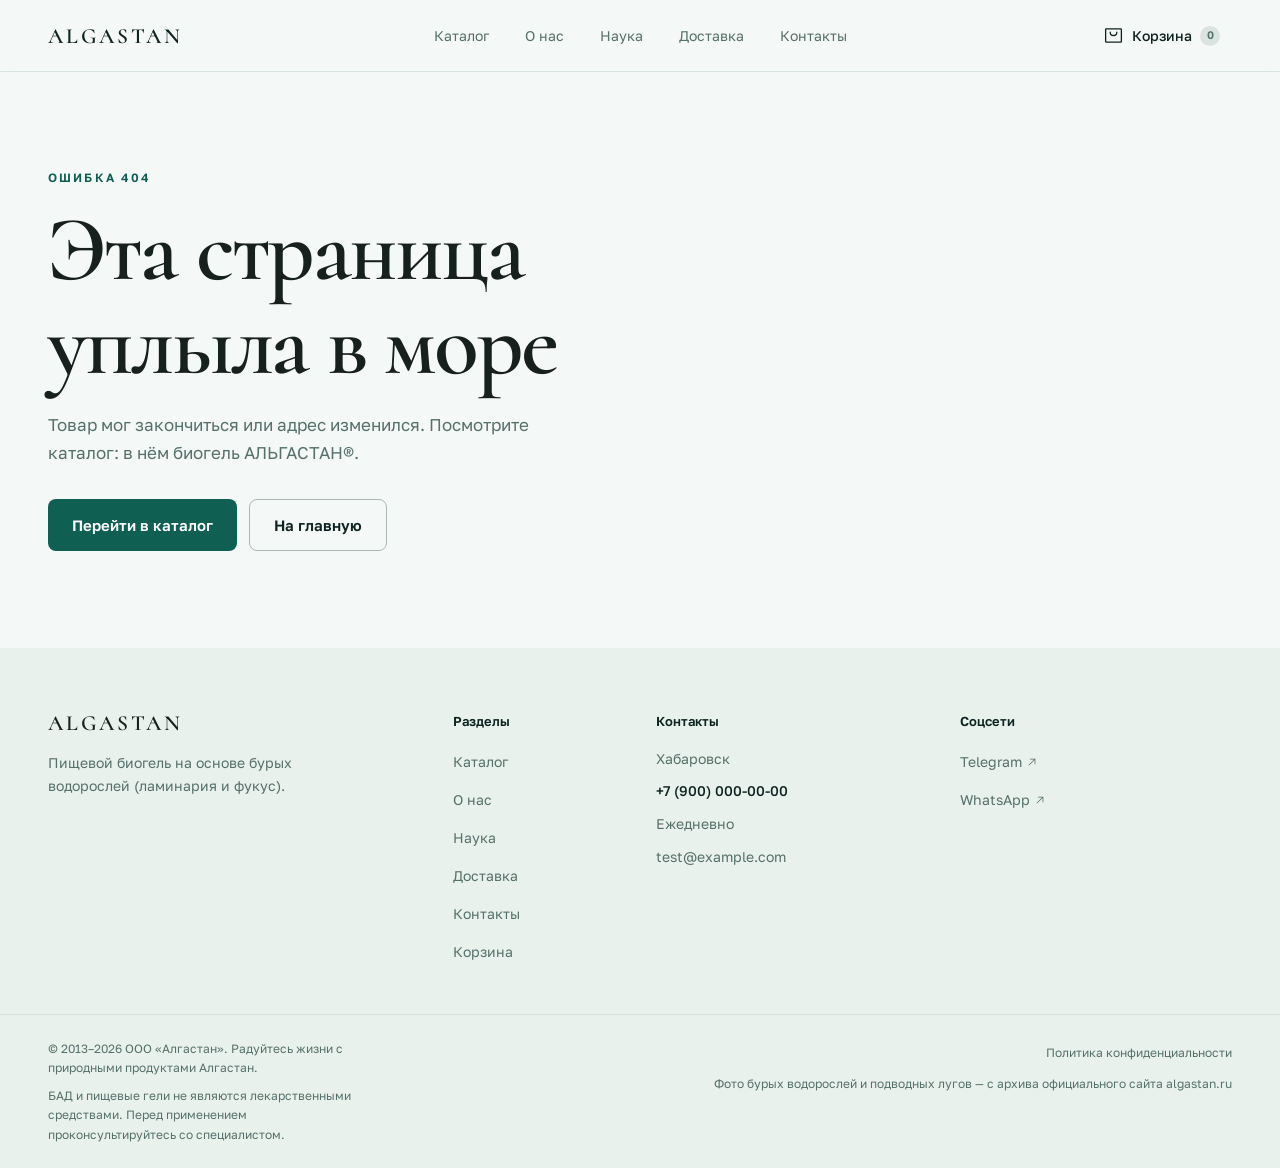
<file: index.html>
<!doctype html>
<html lang="ru">
  <head>
    <meta charset="UTF-8" />
    <meta name="format-detection" content="telephone=no" />
    <meta name="viewport" content="width=device-width, initial-scale=1" />
    <title>Алгастан. Биогель из бурых водорослей</title>
    <meta
      name="description"
      content="Биогель АЛЬГАСТАН® из бурых морских водорослей (ламинария и фукус). Состав, способ применения, хранение и доставка по России."
    />
    <link rel="canonical" href="https://algastan.com/" />
    <meta name="theme-color" content="#F4F8F6" />

    <meta property="og:type" content="website" />
    <meta property="og:site_name" content="Алгастан" />
    <meta property="og:locale" content="ru_RU" />
    <meta property="og:url" content="https://algastan.com/" />
    <meta property="og:title" content="Алгастан. Биогель из бурых водорослей" />
    <meta
      property="og:description"
      content="Биогель АЛЬГАСТАН® из бурых морских водорослей (ламинария и фукус). Состав, применение, хранение и доставка по России."
    />
    <meta property="og:image" content="https://algastan.com/og.jpg" />
    <meta property="og:image:width" content="1200" />
    <meta property="og:image:height" content="630" />
    <meta name="twitter:card" content="summary_large_image" />

    <link rel="icon" href="/favicon.svg" type="image/svg+xml" />
    <link
      rel="preload"
      href="/fonts/cormorant-cyrillic-600.woff2"
      as="font"
      type="font/woff2"
      crossorigin
    />
    <link
      rel="preload"
      href="/fonts/montserrat-cyrillic-400.woff2"
      as="font"
      type="font/woff2"
      crossorigin
    />

    <script type="application/ld+json">
      {
        "@context": "https://schema.org",
        "@type": "Organization",
        "name": "Алгастан",
        "alternateName": "ALGASTAN",
        "url": "https://algastan.com/",
        "logo": "https://algastan.com/favicon.svg",
        "email": "test@example.com",
        "telephone": "+7-900-000-00-00",
        "address": {
          "@type": "PostalAddress",
          "addressLocality": "Хабаровск",
          "addressCountry": "RU"
        }
      }
    </script>
    <script type="module" crossorigin src="/assets/index-uzirc5hk.js"></script>
    <link rel="modulepreload" crossorigin href="/assets/seo-DXn9PIyb.js">
    <link rel="stylesheet" crossorigin href="/assets/style-D6HfiCYm.css">
  </head>
  <body>
    <div id="root"></div>
    <noscript>
      <div style="max-width: 44rem; margin: 4rem auto; padding: 0 1.25rem; font-family: system-ui, sans-serif; color: #1c1917; line-height: 1.6">
        <h1 style="font-size: 1.75rem; margin-bottom: 1rem">Алгастан</h1>
        <p>
          Для каталога и корзины нужен JavaScript. Включите его в браузере или
          позвоните нам: <a href="tel:+79000000000">+7 (900) 000-00-00</a>,
          ежедневно.
        </p>
      </div>
    </noscript>
  </body>
</html>
</file>
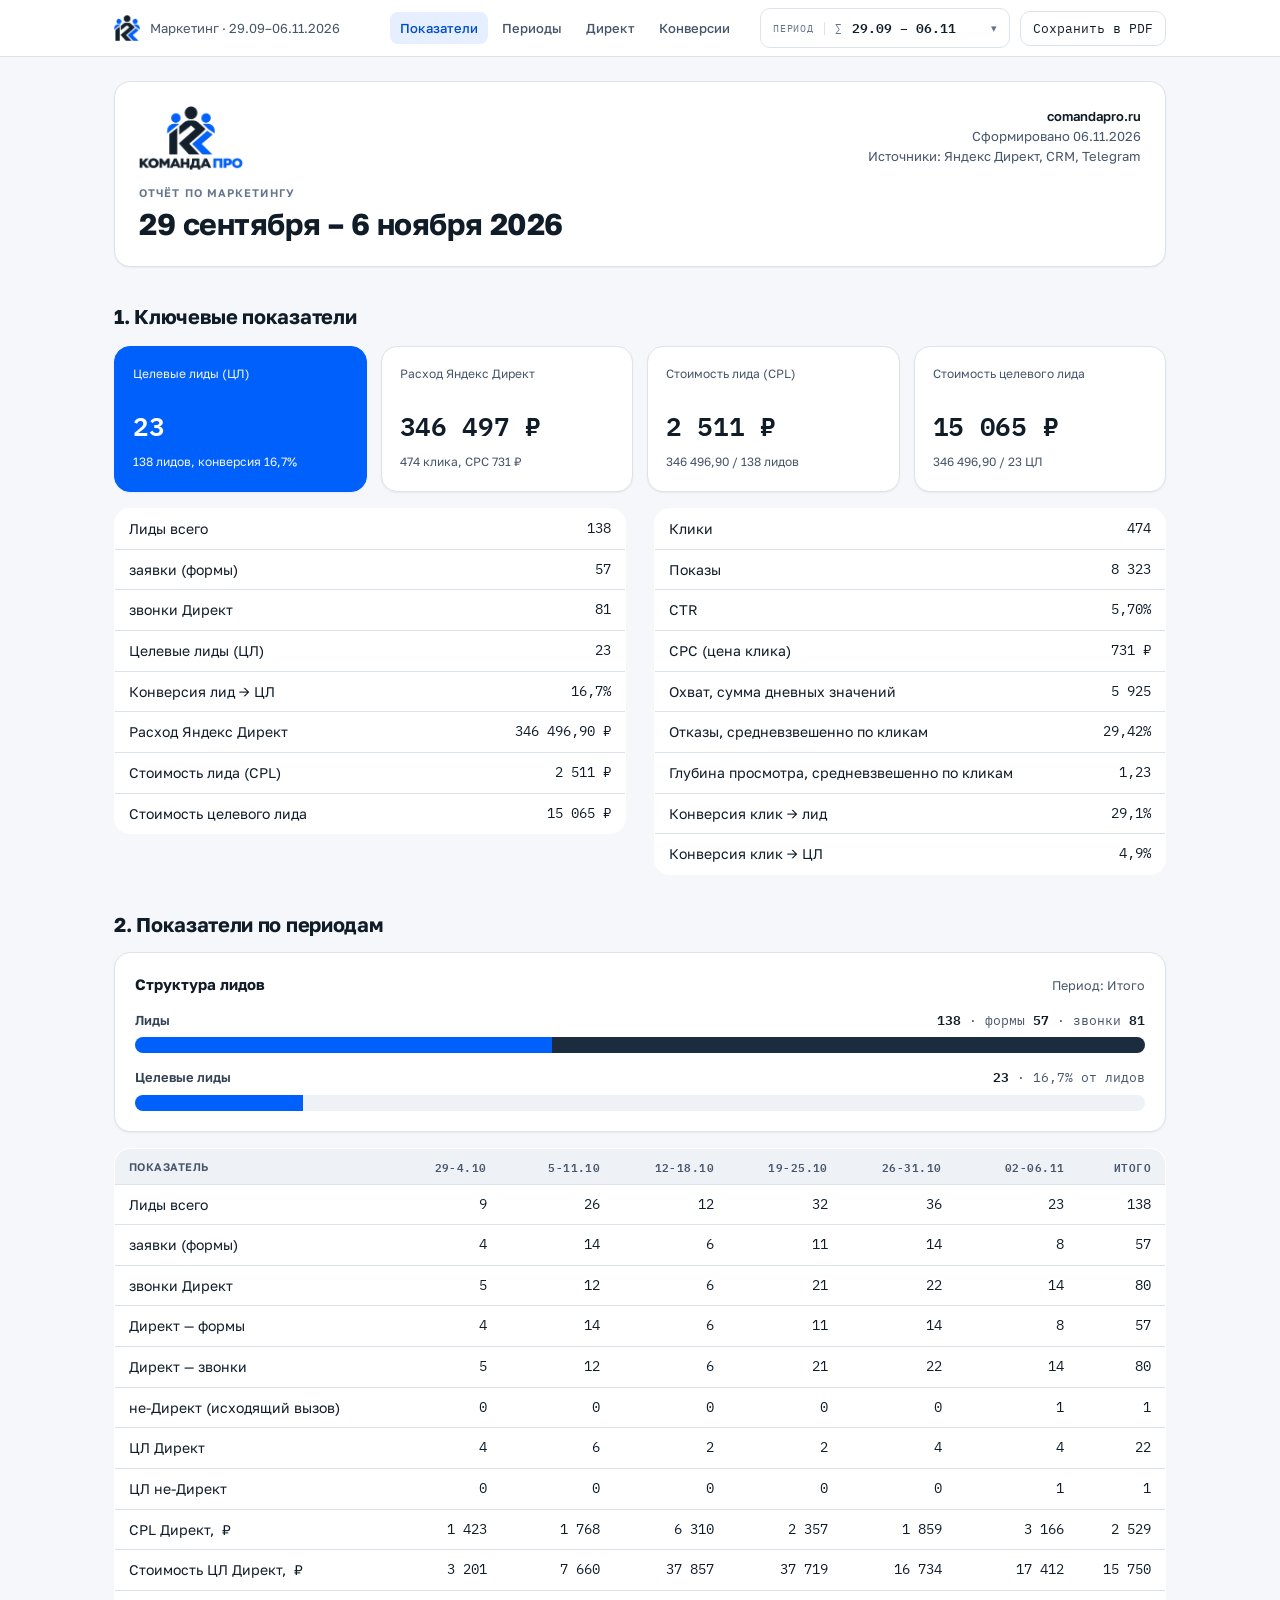
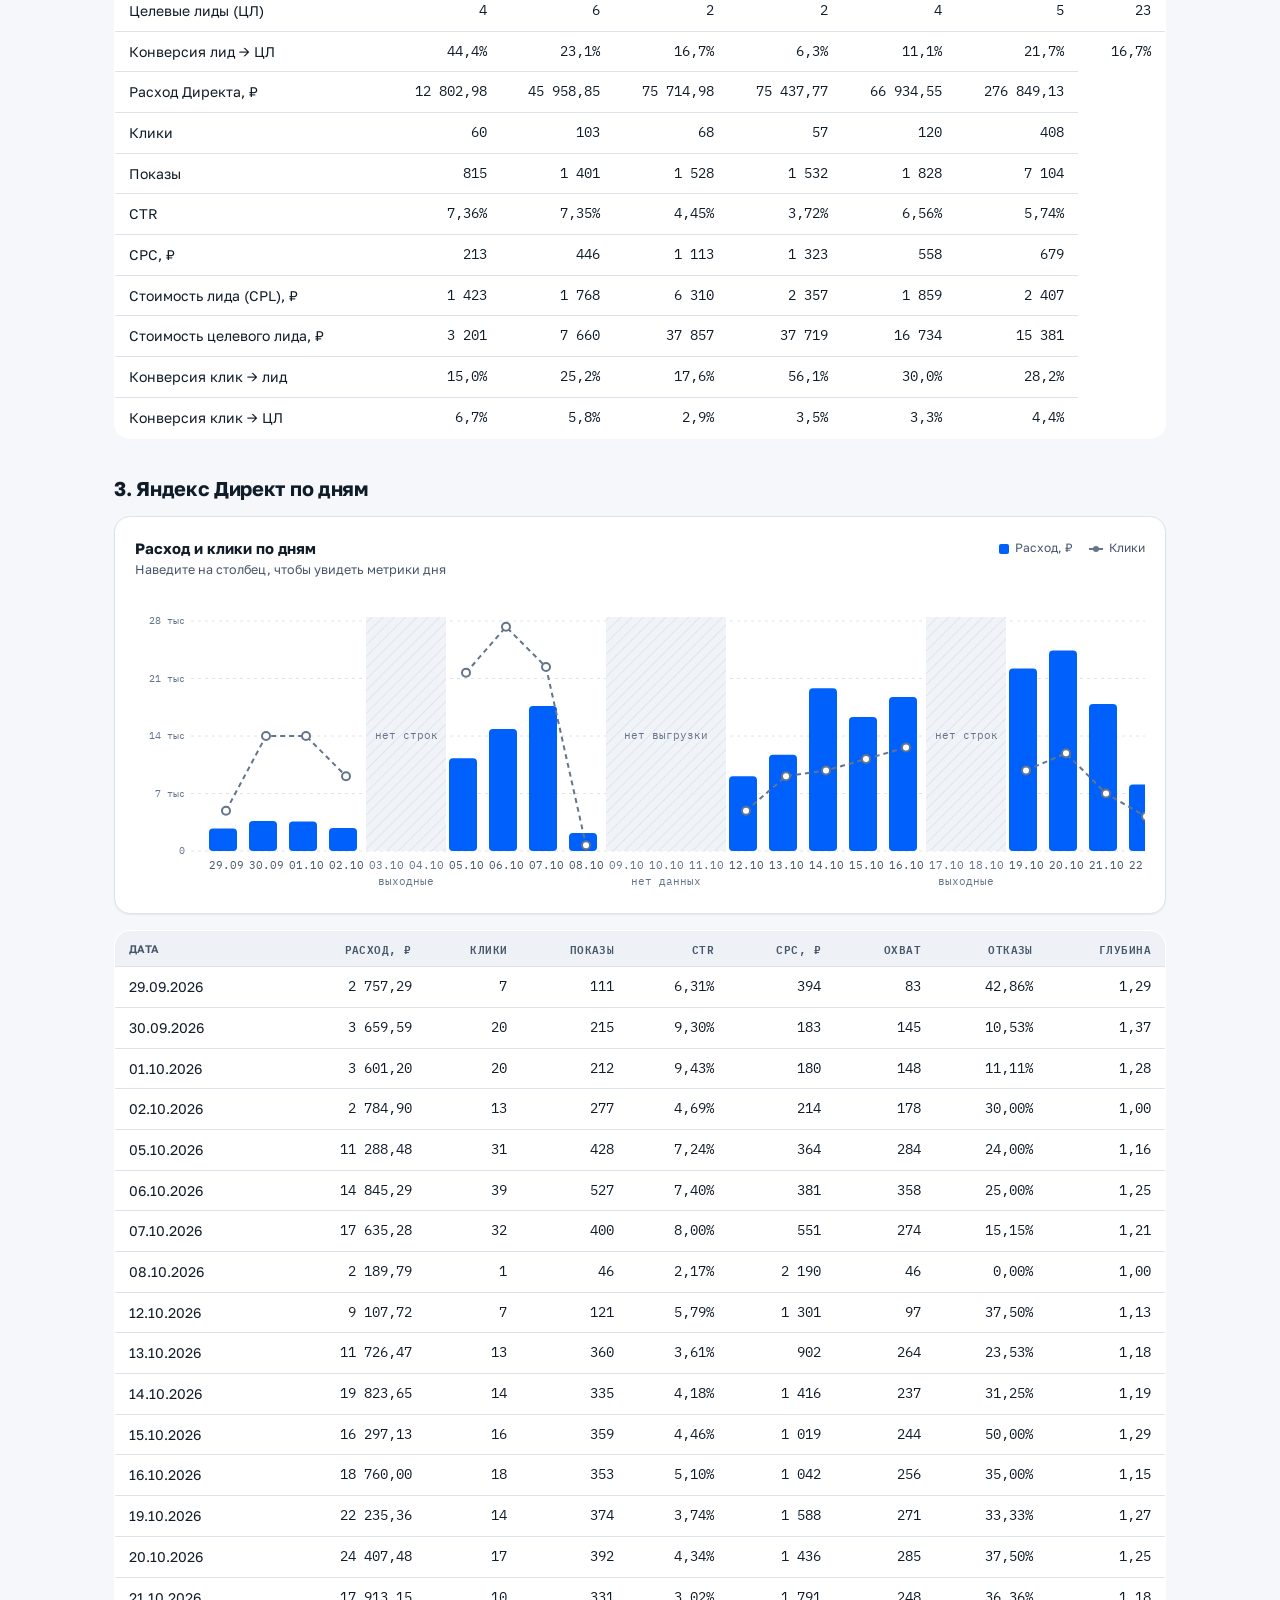
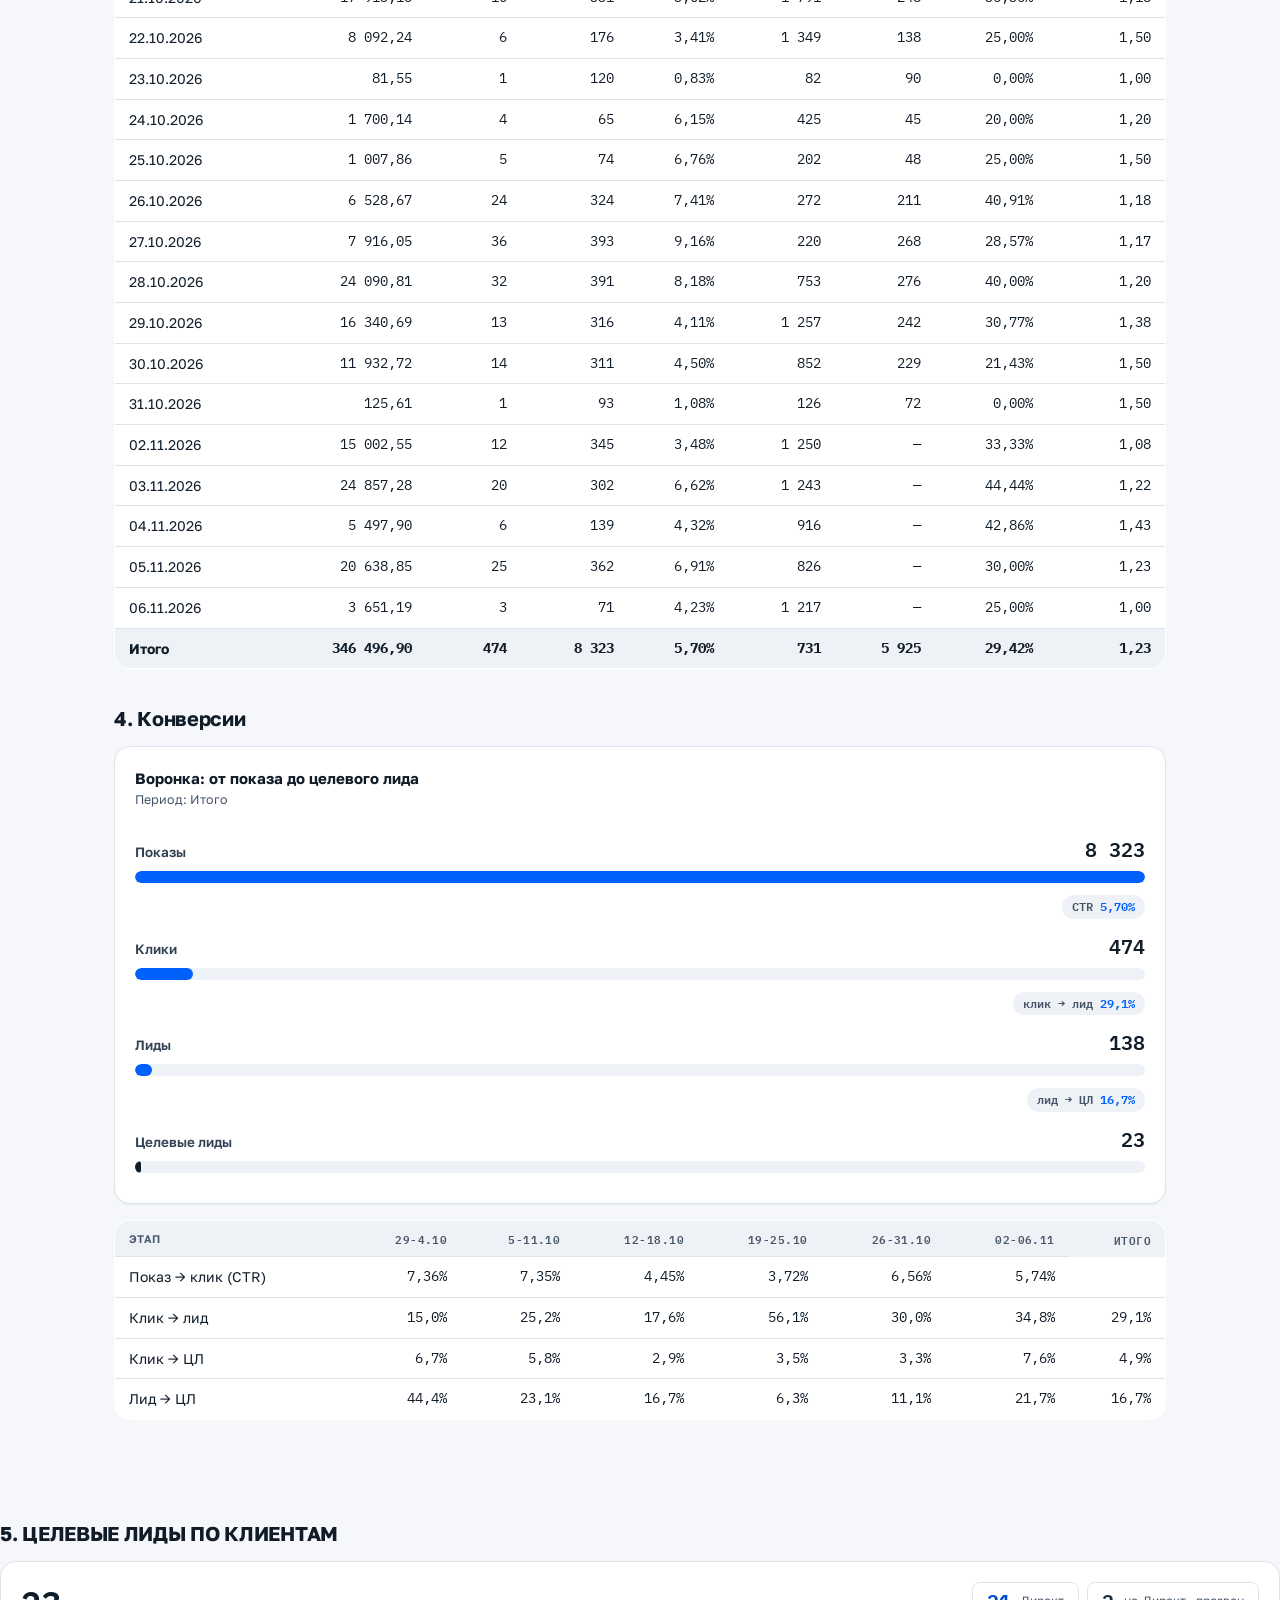
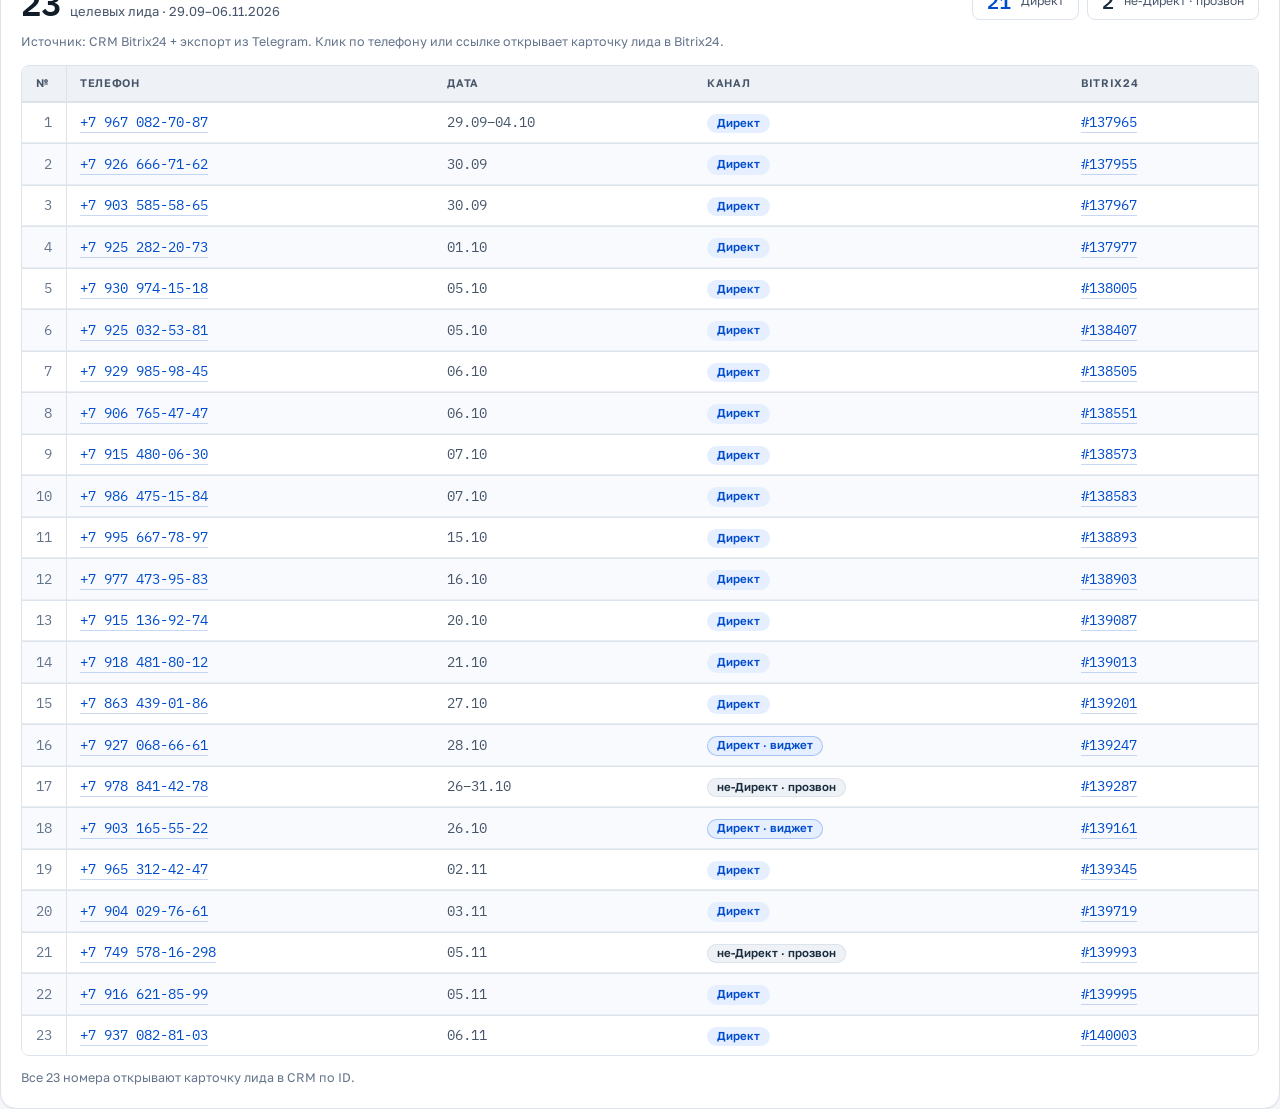
<file: cp-report/index.html>
<!DOCTYPE html>
<html lang="ru">
<head>
<meta charset="UTF-8" />
<meta name="viewport" content="width=device-width, initial-scale=1.0" />
<title>ComandaPRO · отчёт по маркетингу 29.09–06.11.2026</title>
<link rel="preconnect" href="https://fonts.googleapis.com" />
<link rel="preconnect" href="https://fonts.gstatic.com" crossorigin />
<link href="https://fonts.googleapis.com/css2?family=Golos+Text:wght@400;500;600;700;800&family=IBM+Plex+Mono:wght@400;500;600&display=swap" rel="stylesheet" />
<style>
  :root {
    --ink:#101C28; --ink-soft:#1A2C3E; --slate-700:#334155; --slate-600:#475569; --slate-500:#64748B;
    --brand:#0060FC; --brand-strong:#004CCC; --brand-soft:#E6EFFF;
    --canvas:#F5F7FA; --surface:#FFFFFF; --surface-2:#EEF2F6; --border:#DDE3EA; --border-strong:#CBD5E1;
    --success:#1F7A4D; --success-soft:#E7F2EC;
    --warning:#B45309; --warning-soft:#FBF0E2;
    --danger:#B3261E;  --danger-soft:#F9E9E7;
    --font-sans:"Golos Text", system-ui, -apple-system, "Segoe UI", Roboto, sans-serif;
    --font-mono:"IBM Plex Mono", ui-monospace, SFMono-Regular, Menlo, monospace;
    --r-xs:4px; --r-sm:8px; --r-input:10px; --r-card:16px; --r-pill:999px;
    --shadow-1:0 1px 2px rgba(16,28,40,.06);
    --shadow-2:0 6px 16px rgba(16,28,40,.08);
    --ease-out:cubic-bezier(.16,1,.3,1); --ease-std:cubic-bezier(.4,0,.2,1);
  }
  * { box-sizing:border-box; }
  html { scroll-behavior:smooth; }
  body { margin:0; background:var(--canvas); color:var(--ink); font-family:var(--font-sans); font-size:15px; line-height:1.55; -webkit-font-smoothing:antialiased; }
  .wrap { max-width:1100px; margin:0 auto; padding:0 24px 64px; }
  h1,h2 { line-height:1.15; margin:0; letter-spacing:-.015em; }
  h1 { font-size:30px; font-weight:700; }
  h2 { font-size:20px; font-weight:700; margin:38px 0 6px; }
  p { margin:0; }
  section[id] { scroll-margin-top:76px; }
  :focus-visible { outline:2px solid var(--brand); outline-offset:2px; }
  [hidden] { display:none !important; }
  .sr-only { position:absolute; width:1px; height:1px; padding:0; margin:-1px; overflow:hidden;
             clip:rect(0 0 0 0); white-space:nowrap; border:0; }

  /* scroll progress */
  .progress { position:fixed; top:0; left:0; right:0; height:2px; z-index:60; background:transparent; }
  .progress span { display:block; height:100%; background:var(--brand); transform-origin:0 50%; transform:scaleX(0); }
  @supports (animation-timeline: scroll()) {
    .progress span { animation:progGrow linear both; animation-timeline:scroll(root block); }
    @keyframes progGrow { from { transform:scaleX(0); } to { transform:scaleX(1); } }
  }

  /* sticky nav */
  .nav { position:sticky; top:0; z-index:50; background:rgba(255,255,255,.92); backdrop-filter:blur(10px);
         border-bottom:1px solid var(--border); }
  .nav-inner { max-width:1100px; margin:0 auto; padding:0 24px; height:56px; display:flex; align-items:center; justify-content:space-between; gap:16px; }
  .nav-brand { display:flex; align-items:center; gap:10px; min-width:0; }
  .nav-brand img { height:26px; display:block; }
  .nav-brand span { font-size:13px; color:var(--slate-600); white-space:nowrap; overflow:hidden; text-overflow:ellipsis; }
  .nav-links { display:flex; gap:4px; }
  .nav-links a { font-size:13px; font-weight:500; color:var(--slate-600); text-decoration:none; padding:6px 10px; border-radius:var(--r-sm); transition:color var(--dur,150ms) var(--ease-std), background 150ms var(--ease-std); }
  .nav-links a:hover { color:var(--ink); background:var(--surface-2); }
  .nav-links a.is-active { color:var(--brand-strong); background:var(--brand-soft); }

  header.top { display:flex; justify-content:space-between; align-items:flex-start; gap:28px; flex-wrap:wrap;
               background:var(--surface); border:1px solid var(--border); border-radius:var(--r-card);
               padding:24px; box-shadow:var(--shadow-1); margin-top:24px; }
  header.top img.logo { height:64px; display:block; }
  .head-right { text-align:right; font-size:13px; color:var(--slate-600); }
  .head-right b { color:var(--ink); font-weight:600; }
  .kicker { font-size:11px; letter-spacing:.1em; text-transform:uppercase; color:var(--slate-500); font-weight:600; margin-bottom:6px; }
  .lede { color:var(--slate-600); margin-top:8px; max-width:70ch; }

  /* period picker */
  .nav-right { display:flex; align-items:center; gap:20px; }
  .period-wrap { position:relative; display:inline-block; }
  .period-trigger { display:inline-flex; align-items:center; gap:10px; background:var(--surface); border:1px solid var(--border);
                    border-radius:var(--r-input); padding:8px 12px; cursor:pointer; font-family:var(--font-mono); font-size:13px;
                    color:var(--ink); min-width:250px; justify-content:flex-start;
                    transition:border-color 150ms var(--ease-std), box-shadow 150ms var(--ease-std); }
  .period-trigger:hover { border-color:var(--brand); }
  .period-trigger[aria-expanded="true"] { border-color:var(--brand); box-shadow:0 0 0 3px var(--brand-soft); }
  .period-trigger .pt-mode { font-size:10px; letter-spacing:.08em; text-transform:uppercase; color:var(--slate-500);
                             padding-right:10px; border-right:1px solid var(--border); white-space:nowrap; }
  .period-trigger .pt-ix { font-size:11px; color:var(--slate-500); white-space:nowrap; }
  .period-trigger .pt-label { font-weight:600; color:var(--ink); white-space:nowrap; }
  .period-trigger .pt-arrow { color:var(--slate-500); font-size:11px; margin-left:auto; padding-left:14px; white-space:nowrap;
                              transition:transform 220ms var(--ease-std), color 150ms var(--ease-std); }
  .period-trigger[aria-expanded="true"] .pt-arrow { transform:rotate(180deg); color:var(--brand); }
  .nav-actions { display:flex; align-items:center; gap:10px; }
  .nav-print { display:inline-flex; align-items:center; background:var(--surface); border:1px solid var(--border); border-radius:var(--r-input); padding:8px 12px; cursor:pointer; font-family:var(--font-mono); font-size:13px; color:var(--ink); white-space:nowrap; transition:border-color 150ms var(--ease-std), box-shadow 150ms var(--ease-std); }
  .nav-print:hover { border-color:var(--brand); }
  .nav-print:focus-visible { outline:2px solid var(--brand); outline-offset:2px; }
  .period-popover { position:absolute; top:calc(100% + 8px); right:0; z-index:40; width:392px; max-width:calc(100vw - 48px);
                    background:var(--surface); border:1px solid var(--border); border-radius:var(--r-card);
                    box-shadow:var(--shadow-2); padding:6px; }
  .pop-search-wrap { position:relative; display:flex; align-items:center; }
  .pop-search-ix { position:absolute; left:12px; color:var(--slate-500); font-size:14px; pointer-events:none; }
  .pop-search { width:100%; padding:9px 12px 9px 32px; border:1px solid var(--border); border-radius:var(--r-input);
                background:var(--surface-2); font-family:var(--font-sans); font-size:13px; color:var(--ink); }
  .pop-search:focus { outline:none; border-color:var(--brand); box-shadow:0 0 0 3px var(--brand-soft); background:var(--surface); }
  .pop-mode-toggle { display:flex; gap:4px; padding:10px 4px; }
  .pop-mode { flex:1; padding:7px 0; background:transparent; border:1px solid transparent; border-radius:var(--r-xs);
              cursor:pointer; font-family:var(--font-sans); font-size:13px; font-weight:600; color:var(--slate-600);
              transition:all 150ms var(--ease-std); }
  .pop-mode:hover { color:var(--ink); background:var(--surface-2); }
  .pop-mode.active { color:var(--brand-strong); background:var(--brand-soft); border-color:var(--brand); }
  .pop-list { max-height:288px; overflow-y:auto; padding:2px 0; }
  .pop-year { font-size:11px; letter-spacing:.08em; text-transform:uppercase; color:var(--slate-500); padding:10px 12px 6px; font-weight:600; }
  .pop-item { display:flex; align-items:center; gap:10px; width:100%; padding:9px 10px; border:none; background:transparent;
              text-align:left; cursor:pointer; border-radius:var(--r-xs); font-family:var(--font-mono); font-size:13px;
              color:var(--slate-600); transition:background 150ms var(--ease-std), color 150ms var(--ease-std); }
  .pop-item:hover { background:var(--surface-2); color:var(--ink); }
  .pop-item.active { background:var(--brand-soft); color:var(--brand-strong); }
  .pop-item .pi-num { font-size:11px; color:var(--slate-600); min-width:36px; font-weight:600; }
  .pop-item.active .pi-num { color:var(--brand-strong); }
  .pop-item .pi-dates { font-size:13px; font-weight:600; flex:1; min-width:0; white-space:nowrap; color:var(--ink); }
  .pop-item.active .pi-dates { color:var(--brand-strong); }
  .pop-item .pi-meta { font-size:11px; color:var(--slate-600); background:var(--surface-2); padding:3px 8px;
                       border-radius:var(--r-pill); font-weight:500; white-space:nowrap; flex-shrink:0; }
  .pop-item.active .pi-meta { background:var(--surface); color:var(--brand-strong); }
  .pop-empty { padding:16px 12px; font-size:13px; color:var(--slate-600); }
  .pop-note { padding:8px 12px 4px; font-size:11.5px; line-height:1.45; color:var(--slate-500); }
  .pop-presets { display:flex; align-items:center; gap:6px; padding:8px 6px 4px; border-top:1px solid var(--border); margin-top:4px; }
  .pop-pre-label { font-size:10px; letter-spacing:.06em; text-transform:uppercase; color:var(--slate-500); }
  .pop-pre { padding:5px 11px; border:1px solid var(--border); border-radius:var(--r-pill); background:var(--surface);
             cursor:pointer; font-family:var(--font-sans); font-size:12px; font-weight:600; color:var(--slate-600);
             transition:all 150ms var(--ease-std); }
  .pop-pre:hover { border-color:var(--brand); color:var(--brand); background:var(--brand-soft); }

  /* kpi */
  .kpis { display:grid; grid-template-columns:repeat(4,1fr); gap:14px; margin-top:18px; }
  .kpi { background:var(--surface); border:1px solid var(--border); border-radius:var(--r-card); padding:18px; box-shadow:var(--shadow-1);
         transition:box-shadow 150ms var(--ease-std), transform 150ms var(--ease-std); }
  .kpi:hover { box-shadow:var(--shadow-2); transform:translateY(-1px); }
  .kpi .lab { font-size:12px; color:var(--slate-600); min-height:34px; }
  .kpi .val { font-family:var(--font-mono); font-size:26px; font-weight:600; letter-spacing:-.01em; margin-top:6px; font-variant-numeric:tabular-nums; }
  .kpi .sub { font-size:12px; color:var(--slate-600); margin-top:6px; display:flex; align-items:center; gap:8px; flex-wrap:wrap; min-height:22px; }
  .kpi.accent { border-color:var(--brand); background:var(--brand); }
  .kpi.accent .lab, .kpi.accent .sub { color:#F2F7FF; }
  .kpi.accent .val { color:#FFFFFF; }
  .kpi.accent .pill { background:rgba(0,0,0,.20); color:#FFFFFF; }

  table { width:100%; border-collapse:collapse; background:var(--surface); font-size:14px; }
  table.spec { border:1px solid var(--border); border-radius:var(--r-card); overflow:hidden; }
  th { text-align:left; font-size:11px; text-transform:uppercase; letter-spacing:.04em; color:var(--slate-600);
       background:var(--surface-2); padding:9px 14px; font-weight:600; transition:background 220ms var(--ease-std), color 220ms var(--ease-std); }
  td { padding:9px 14px; border-top:1px solid var(--border); transition:background 220ms var(--ease-std); }
  td.num, th.num { text-align:right; font-family:var(--font-mono); font-variant-numeric:tabular-nums; white-space:nowrap; }
  tr.total td { background:var(--surface-2); font-weight:700; }
  [data-col].is-focus, tr.is-focus td { background:var(--brand-soft); }
  tr.total[data-col].is-focus td, tr.total.is-focus td { background:#D9E8FF; }
  th[data-col].is-focus { background:#D9E8FF; color:var(--ink); }
  tbody tr:not(.total):hover td { background:var(--surface-2); }
  tbody tr:hover td.is-focus, tbody tr.is-focus:hover td { background:var(--brand-soft); }
  .table-scroll { overflow-x:auto; border-radius:var(--r-card); }
  .note { font-size:13px; color:var(--slate-600); margin-top:8px; }
  .s1-duo { display:grid; grid-template-columns:1fr 1fr; gap:0 28px; align-items:start; margin-top:16px; }
  .s1-duo th { text-transform:none; letter-spacing:0; font-size:14px; font-weight:400; color:var(--ink);
              background:transparent; border-top:1px solid var(--border); padding:9px 14px; }
  .pill { display:inline-block; font-family:var(--font-mono); font-size:11px; font-weight:600; padding:2px 8px; border-radius:var(--r-pill); white-space:nowrap; }
  .pill.up { background:var(--success-soft); color:var(--success); }
  .pill.down { background:var(--danger-soft); color:var(--danger); }
  .pill.flat { background:var(--surface-2); color:var(--slate-600); }
  .kpi .pill[hidden] { display:none; }

  /* chart */
  .card { background:var(--surface); border:1px solid var(--border); border-radius:var(--r-card); box-shadow:var(--shadow-1); padding:20px; margin-top:16px; }
  .card-head { display:flex; justify-content:space-between; align-items:baseline; gap:12px; flex-wrap:wrap; margin-bottom:14px; }
  .card-title { font-size:15px; font-weight:700; }
  .card-sub { font-size:12.5px; color:var(--slate-600); }
  .chart-legend { display:flex; gap:16px; font-size:12px; color:var(--slate-600); }
  .lg { display:inline-flex; align-items:center; gap:6px; }
  .lg i { display:inline-block; }
  .lg .sq { width:10px; height:10px; border-radius:2px; background:var(--brand); }
  .lg .ln { width:14px; height:0; border-top:2px dashed var(--slate-500); position:relative; }
  .lg .ln::after { content:""; position:absolute; left:4px; top:-4px; width:6px; height:6px; border-radius:50%; background:var(--slate-500); }
  .chart-scroll { overflow-x:auto; }
  .chart-wrap { position:relative; min-width:1620px; }
  .chart-wrap svg { display:block; width:100%; height:auto; }
  .bar { fill:var(--brand); rx:4; transition:fill 150ms var(--ease-std), opacity 220ms var(--ease-std); cursor:pointer; }
  .bar:hover, .bar:focus-visible { fill:var(--brand-strong); }
  .bar.dim { opacity:.28; }
  .cl-line { fill:none; stroke:var(--slate-500); stroke-width:2; stroke-dasharray:5 4; pointer-events:none; }
  .cl-dot { fill:var(--surface); stroke:var(--slate-500); stroke-width:2; pointer-events:none; }
  .cl-seg { transition:opacity 220ms var(--ease-std); }
  .cl-seg.dim { opacity:.28; }
  .grid { stroke:var(--border); stroke-width:1; stroke-dasharray:3 4; }
  .axis { fill:var(--slate-500); font-family:var(--font-mono); font-size:10px; }
  .dlab { fill:var(--slate-600); font-family:var(--font-mono); font-size:10.5px; }
  .dlab.we { fill:var(--slate-500); }
  .tip { position:absolute; z-index:5; pointer-events:none; background:var(--ink); color:#fff; font-size:12px; line-height:1.5;
         padding:8px 10px; border-radius:var(--r-sm); box-shadow:var(--shadow-2); opacity:0; transform:translate(-50%,-100%) translateY(4px);
         transition:opacity 150ms var(--ease-std), transform 150ms var(--ease-std); white-space:nowrap; }
  .tip.is-on { opacity:1; transform:translate(-50%,-100%) translateY(0); }
  .tip b { font-family:var(--font-mono); font-weight:600; }
  .tip .m { font-family:var(--font-mono); }

  /* funnel */
  .fn { display:flex; flex-direction:column; gap:0; margin-top:4px; }
  .fn-row { padding:10px 0; }
  .fn-top { display:flex; justify-content:space-between; align-items:baseline; gap:12px; margin-bottom:6px; }
  .fn-name { font-size:13.5px; font-weight:600; color:var(--slate-700); }
  .fn-val { font-family:var(--font-mono); font-size:20px; font-weight:600; font-variant-numeric:tabular-nums; }
  .fn-track { height:12px; background:var(--surface-2); border-radius:var(--r-pill); overflow:hidden; }
  .fn-bar { height:100%; border-radius:var(--r-pill); background:var(--brand); transform-origin:0 50%;
            transition:width 400ms var(--ease-out); }
  .fn-row.step-3 .fn-bar { background:var(--ink); }
  .fn-step { display:flex; justify-content:flex-end; padding:2px 0 2px; }
  .fn-conv { font-family:var(--font-mono); font-size:11.5px; font-weight:600; color:var(--slate-600); background:var(--surface-2);
             padding:3px 10px; border-radius:var(--r-pill); }
  .fn-conv b { color:var(--brand); font-weight:600; }

  /* lead structure */
  .struct { display:flex; flex-direction:column; gap:14px; margin-top:4px; }
  .st-row-top { display:flex; justify-content:space-between; align-items:baseline; margin-bottom:6px; }
  .st-name { font-size:13px; font-weight:600; color:var(--slate-700); }
  .st-nums { font-family:var(--font-mono); font-size:13px; font-variant-numeric:tabular-nums; color:var(--slate-600); }
  .st-nums b { color:var(--ink); font-weight:600; }
  .st-track { display:flex; height:16px; border-radius:var(--r-pill); overflow:hidden; background:var(--surface-2); }
  .st-seg { height:100%; transition:width 400ms var(--ease-out); }
  .st-seg.forms { background:var(--brand); }
  .st-seg.calls { background:var(--ink-soft); }
  .st-seg.cl { background:var(--brand); }

  /* reveal */
  .reveal { opacity:0; transform:translateY(8px); transition:opacity 320ms var(--ease-out), transform 320ms var(--ease-out); }
  .reveal.in { opacity:1; transform:none; }

  footer { margin-top:44px; border-top:1px solid var(--border); padding-top:16px; font-size:12px; color:var(--slate-600);
           display:flex; justify-content:space-between; gap:12px; flex-wrap:wrap; }

  @media (max-width:900px) { .kpis { grid-template-columns:repeat(2,1fr); } .nav-brand span { display:none; } }
  @media (max-width:640px) {
    .kpis { grid-template-columns:1fr; } h1 { font-size:24px; } header.top img.logo { height:52px; } .head-right { text-align:left; }
    .fn-val { font-size:17px; }
  }

  /* ---------- адаптив (только экран; печать ниже не трогаем) ---------- */
  @media screen and (max-width:1024px) {
    .wrap { padding:0 16px 56px; }
    .card { padding:18px; }
    .s1-duo { gap:0 20px; }
  }
  @media screen and (max-width:900px) {
    .nav-inner { height:auto; padding:8px 16px; gap:10px; }
    .nav-brand { display:none; }
    .nav-right { width:100%; display:flex; align-items:center; justify-content:space-between; gap:10px; min-width:0; }
    .nav-links { overflow-x:auto; scrollbar-width:none; min-width:0; }
    .nav-links::-webkit-scrollbar { display:none; }
    .nav-links a { white-space:nowrap; }
    .nav-actions { flex:0 0 auto; gap:8px; }
    .period-trigger { min-width:0; padding:7px 10px; }
    .nav-print { padding:7px 10px; }
    .s1-duo { grid-template-columns:1fr; gap:0; }
    .s1-duo .spec + .spec { margin-top:2px; }
    .table-scroll { -webkit-overflow-scrolling:touch; }
    .table-scroll table { min-width:720px; }
    .table-scroll table th:first-child,
    .table-scroll table td:first-child { position:sticky; left:0; z-index:2;
      background:var(--surface); box-shadow:1px 0 0 var(--border); }
    .table-scroll table thead th:first-child { background:var(--surface-2); }
    .table-scroll table tr.total td:first-child { background:var(--surface-2); }
    .chart-wrap { min-width:820px; }
  }
  @media screen and (max-width:640px) {
    .wrap { padding:0 12px 44px; }
    .nav-inner { padding:8px 12px; }
    .nav-right { display:grid; grid-template-columns:1fr; gap:8px; }
    .nav-actions { justify-content:space-between; }
    .period-wrap { flex:1 1 auto; min-width:0; }
    .period-trigger { width:100%; justify-content:flex-start; }
    .period-trigger .pt-mode { display:none; }
    .period-popover { left:0; right:auto; width:calc(100vw - 24px); }
    .pop-list { max-height:min(288px, 45vh); }
    .nav-links { order:2; }
    section[id] { scroll-margin-top:118px; }
    header.top { padding:16px; gap:14px; }
    header.top img.logo { height:44px; }
    h1 { font-size:22px; line-height:1.25; }
    .kicker { font-size:10px; }
    .kpi { padding:14px; }
    .kpi .val { font-size:23px; }
    .kpi .lab { min-height:0; }
    .card { padding:14px; }
    .nav-links a { font-size:12px; padding:5px 8px; }
    .nav-print { font-size:11.5px; }
    .period-trigger { font-size:12px; gap:8px; }
    .table-scroll table { min-width:660px; font-size:12px; }
    .chart-wrap { min-width:740px; }
    .fn-val { font-size:16px; }
    .fn-name { font-size:12.5px; }
    .st-nums { font-size:12px; }
    .spec { font-size:12.5px; }
  }
  @media screen and (max-width:420px) {
    .nav-print { padding:6px 8px; }
    .period-trigger { padding:6px 8px; }
    .kpi .val { font-size:21px; }
    .table-scroll table { min-width:620px; }
    .chart-wrap { min-width:700px; }
    h1 { font-size:20px; }
  }

    @media print {
    @page { size:A4; margin:12mm; }
    html { scroll-behavior:auto; }
    body { background:#fff; font-size:10.5pt; }
    * { -webkit-print-color-adjust:exact; print-color-adjust:exact; }
    .wrap { max-width:none; padding:0; }
    .nav, .progress, .tip { display:none !important; }
    .reveal, .reveal.in { opacity:1 !important; transform:none !important; transition:none !important; }
    .bar, .fn-bar, .st-seg { transition:none !important; animation:none !important; transform:none !important; }
    .bar.dim { opacity:1 !important; }
    [data-col].is-focus, tr.is-focus td, th[data-col].is-focus, tr.total.is-focus td { background:inherit !important; }
    tr.total td, th { background:var(--surface-2) !important; }
    header.top, .kpi, .card { box-shadow:none; break-inside:avoid; }
    h2 { break-after:avoid; }
    tr, .kpi, .fn-row { break-inside:avoid; }
    table { font-size:9pt; }
    .chart-scroll, .table-scroll { overflow:visible; }
    .chart-wrap { min-width:0; }
    .axis { font-size:18px; }
    .dlab { font-size:18px; }
    .dlab.alt { display:none; }
    .cl-seg.dim { opacity:1 !important; }
    header.top { flex-wrap:nowrap; }
    #s1 .s1-duo { break-inside:avoid; }
    .s1-duo th { background:transparent !important; }
  }
</style><noscript><style>.reveal{opacity:1 !important;transform:none !important}</style></noscript>
<div class="progress" aria-hidden="true"><span></span></div>
<div id="livePeriod" class="sr-only" aria-live="polite" aria-atomic="true"></div>

<nav class="nav" aria-label="Разделы отчёта">
  <div class="nav-inner">
    <div class="nav-brand">
      <img src="[data-uri]" alt="" />
      <span>Маркетинг · 29.09–06.11.2026</span>
    </div>
    <div class="nav-right">
      <div class="nav-links">
        <a href="#s1" class="is-active" aria-current="true">Показатели</a>
        <a href="#s2">Периоды</a>
        <a href="#s3">Директ</a>
        <a href="#s4">Конверсии</a>
      </div>
      <div class="nav-actions">
        <div class="period-wrap">
        <button id="periodTrigger" class="period-trigger" type="button" aria-haspopup="dialog" aria-expanded="false" aria-label="Выбрать период">
          <span class="pt-mode" id="ptMode">ПЕРИОД</span>
          <span class="pt-ix" id="ptIx">всё</span>
          <span class="pt-label" id="ptLabel">29.09 – 06.11</span>
          <span class="pt-arrow" id="ptArrow" aria-hidden="true">▾</span>
        </button>
        <div id="periodPopover" class="period-popover" role="dialog" aria-label="Выбор периода" hidden>
          <div class="pop-search-wrap">
            <span class="pop-search-ix" aria-hidden="true">⌕</span>
            <input id="popSearch" class="pop-search" type="text" placeholder="Поиск недели…" autocomplete="off" aria-label="Поиск по периодам">
          </div>
          <div class="pop-mode-toggle" role="group" aria-label="Режим периода">
            <button class="pop-mode active" data-mode="week" type="button" aria-pressed="true">Недели</button>
            <button class="pop-mode" data-mode="month" type="button" aria-pressed="false">Месяцы</button>
          </div>
          <div class="pop-list" id="popList" role="listbox" aria-label="Список периодов"></div>
          <p class="pop-note" id="popNote"></p>
          <div class="pop-presets">
            <span class="pop-pre-label">Быстрый:</span>
            <button class="pop-pre" data-preset="last" type="button">Последняя</button>
            <button class="pop-pre" data-preset="first" type="button">Первая</button>
            <button class="pop-pre" data-preset="all" type="button">Всё</button>
          </div>
        </div>
      </div>
        <button id="printBtn" class="nav-print" type="button" title="Печать или сохранение в PDF">Сохранить в PDF</button>
      </div>
    </div>
  </div>
</nav>

<div class="wrap">

  <header class="top">
    <div>
      <img class="logo" src="[data-uri]" alt="ComandaPRO" />
      <div class="kicker" style="margin-top:14px">Отчёт по маркетингу</div>
      <h1 id="reportTitle">29 сентября – 6 ноября 2026</h1>
    </div>
    <div class="head-right">
      <b>comandapro.ru</b><br />
      Сформировано 06.11.2026<br />
      Источники: Яндекс Директ, CRM, Telegram
    </div>
  </header>

  <section id="s1">
    <h2>1. Ключевые показатели</h2>
    <div class="kpis">
      <div class="kpi accent reveal">
        <div class="lab">Целевые лиды (ЦЛ)</div>
        <div class="val"><span data-kpi="cl" data-fmt="int">23</span></div>
        <div class="sub"><span data-kpi-sub="cl">138 лидов, конверсия 16,7%</span><span class="pill" data-kpi-delta="cl" hidden></span></div>
      </div>
      <div class="kpi reveal">
        <div class="lab">Расход Яндекс Директ</div>
        <div class="val"><span data-kpi="spend" data-fmt="rub0">346 496,90 ₽</span></div>
        <div class="sub"><span data-kpi-sub="spend">408 кликов, CPC 679 ₽</span><span class="pill" data-kpi-delta="spend" hidden></span></div>
      </div>
      <div class="kpi reveal">
        <div class="lab">Стоимость лида (CPL)</div>
        <div class="val"><span data-kpi="cpl">2 511 ₽</span></div>
        <div class="sub"><span data-kpi-sub="cpl">276 849,13 / 138 лидов</span><span class="pill" data-kpi-delta="cpl" hidden></span></div>
      </div>
      <div class="kpi reveal">
        <div class="lab">Стоимость целевого лида</div>
        <div class="val"><span data-kpi="clCost">15 065 ₽</span></div>
        <div class="sub"><span data-kpi-sub="clCost">346 496,90 / 23 ЦЛ</span><span class="pill" data-kpi-delta="clCost" hidden></span></div>
      </div>
    </div>

    <div class="s1-duo">
      <table class="spec">
        <tbody>
          <tr><th scope="row">Лиды всего</th><td class="num" data-s1="leads">138</td></tr>
          <tr><th scope="row">заявки (формы)</th><td class="num" data-s1="forms">57</td></tr>
          <tr><th scope="row">звонки Директ</th><td class="num" data-s1="calls">80</td></tr>
          <tr><th scope="row">Целевые лиды (ЦЛ)</th><td class="num" data-s1="cl">23</td></tr>
          <tr><th scope="row">Конверсия лид → ЦЛ</th><td class="num" data-s1="convCL">16,7%</td></tr>
          <tr><th scope="row">Расход Яндекс Директ</th><td class="num" data-s1="spend">346 496,90 ₽</td></tr>
          <tr><th scope="row">Стоимость лида (CPL)</th><td class="num" data-s1="cpl">2 511 ₽</td></tr>
          <tr><th scope="row">Стоимость целевого лида</th><td class="num" data-s1="clCost">15 065 ₽</td></tr>
        </tbody>
      </table>
      <table class="spec">
        <tbody>
          <tr><th scope="row">Клики</th><td class="num" data-s1="clicks">408</td></tr>
          <tr><th scope="row">Показы</th><td class="num" data-s1="impr">7 104</td></tr>
          <tr><th scope="row">CTR</th><td class="num" data-s1="ctr">5,74%</td></tr>
          <tr><th scope="row">CPC (цена клика)</th><td class="num" data-s1="cpc">679 ₽</td></tr>
          <tr><th scope="row">Охват, сумма дневных значений</th><td class="num" data-s1="reach">5 037</td></tr>
          <tr><th scope="row">Отказы, средневзвешенно по кликам</th><td class="num" data-s1="bounce">28,37%</td></tr>
          <tr><th scope="row">Глубина просмотра, средневзвешенно по кликам</th><td class="num" data-s1="depth">1,23</td></tr>
          <tr><th scope="row">Конверсия клик → лид</th><td class="num" data-s1="clickLead">28,2%</td></tr>
          <tr><th scope="row">Конверсия клик → ЦЛ</th><td class="num" data-s1="clickCL">4,4%</td></tr>
        </tbody>
      </table>
    </div>
  </section>

  <section id="s2">
    <h2>2. Показатели по периодам</h2>
    <div class="card reveal">
      <div class="card-head">
        <div class="card-title">Структура лидов</div>
        <div class="card-sub" data-struct-period>Период: Итого</div>
      </div>
      <div class="struct">
        <div>
          <div class="st-row-top">
            <span class="st-name">Лиды</span>
            <span class="st-nums"><b data-st="leads">115</b> · формы <b data-st="forms">49</b> · звонки <b data-st="calls">66</b></span>
          </div>
          <div class="st-track" role="img" aria-label="Структура лидов: формы и звонки">
            <div class="st-seg forms" data-st-bar="forms" style="width:42.6%"></div>
            <div class="st-seg calls" data-st-bar="calls" style="width:57.4%"></div>
          </div>
        </div>
        <div>
          <div class="st-row-top">
            <span class="st-name">Целевые лиды</span>
            <span class="st-nums"><b data-st="cl">17</b> · <span data-st="clShare">14,8%</span> <span data-st="convTail">от лидов</span></span>
          </div>
          <div class="st-track" role="img" aria-label="Доля целевых лидов среди всех лидов">
            <div class="st-seg cl" data-st-bar="cl" style="width:14.8%"></div>
          </div>
        </div>
      </div>
    </div>

    <div class="table-scroll">
      <table class="spec" style="margin-top:16px">
        <thead>
          <tr><th>Показатель</th><th class="num" data-col="p1">29-4.10</th><th class="num" data-col="p2">5-11.10</th><th class="num" data-col="p3">12-18.10</th><th class="num" data-col="p4">19-25.10</th><th class="num" data-col="p5">26-31.10</th><th class="num" data-col="p6">02-06.11</th><th class="num" data-col="all">Итого</th></tr>
        </thead>
        <tbody>
          <tr><td>Лиды всего</td><td class="num" data-col="p1">9</td><td class="num" data-col="p2">26</td><td class="num" data-col="p3">12</td><td class="num" data-col="p4">32</td><td class="num" data-col="p5">36</td><td class="num" data-col="p6">23</td><td class="num" data-col="all">138</td></tr>
          <tr><td>заявки (формы)</td><td class="num" data-col="p1">4</td><td class="num" data-col="p2">14</td><td class="num" data-col="p3">6</td><td class="num" data-col="p4">11</td><td class="num" data-col="p5">14</td><td class="num" data-col="p6">8</td><td class="num" data-col="all">57</td></tr>
          <tr><td>звонки Директ</td><td class="num" data-col="p1">5</td><td class="num" data-col="p2">12</td><td class="num" data-col="p3">6</td><td class="num" data-col="p4">21</td><td class="num" data-col="p5">22</td><td class="num" data-col="p6">14</td><td class="num" data-col="all">80</td></tr>
          <tr>                              <tr class="dim"><td>Директ — формы</td><td class="num" data-col="p1">4</td><td class="num" data-col="p2">14</td><td class="num" data-col="p3">6</td><td class="num" data-col="p4">11</td><td class="num" data-col="p5">14</td><td class="num" data-col="p6">8</td><td class="num" data-col="all">57</td></tr>
          <tr class="dim"><td>Директ — звонки</td><td class="num" data-col="p1">5</td><td class="num" data-col="p2">12</td><td class="num" data-col="p3">6</td><td class="num" data-col="p4">21</td><td class="num" data-col="p5">22</td><td class="num" data-col="p6">14</td><td class="num" data-col="all">80</td></tr>
          <tr class="dim"><td>не-Директ (исходящий вызов)</td><td class="num" data-col="p1">0</td><td class="num" data-col="p2">0</td><td class="num" data-col="p3">0</td><td class="num" data-col="p4">0</td><td class="num" data-col="p5">0</td><td class="num" data-col="p6">1</td><td class="num" data-col="all">1</td></tr>
          <tr class="dim"><td>ЦЛ Директ</td><td class="num" data-col="p1">4</td><td class="num" data-col="p2">6</td><td class="num" data-col="p3">2</td><td class="num" data-col="p4">2</td><td class="num" data-col="p5">4</td><td class="num" data-col="p6">4</td><td class="num" data-col="all">22</td></tr>
          <tr class="dim"><td>ЦЛ не-Директ</td><td class="num" data-col="p1">0</td><td class="num" data-col="p2">0</td><td class="num" data-col="p3">0</td><td class="num" data-col="p4">0</td><td class="num" data-col="p5">0</td><td class="num" data-col="p6">1</td><td class="num" data-col="all">1</td></tr>
          <tr class="dim"><td>CPL Директ,  ₽</td><td class="num" data-col="p1">1 423</td><td class="num" data-col="p2">1 768</td><td class="num" data-col="p3">6 310</td><td class="num" data-col="p4">2 357</td><td class="num" data-col="p5">1 859</td><td class="num" data-col="p6">3 166</td><td class="num" data-col="all">2 529</td></tr>
          <tr class="dim"><td>Стоимость ЦЛ Директ,  ₽</td><td class="num" data-col="p1">3 201</td><td class="num" data-col="p2">7 660</td><td class="num" data-col="p3">37 857</td><td class="num" data-col="p4">37 719</td><td class="num" data-col="p5">16 734</td><td class="num" data-col="p6">17 412</td><td class="num" data-col="all">15 750</td></tr>
<td>Целевые лиды (ЦЛ)</td><td class="num" data-col="p1">4</td><td class="num" data-col="p2">6</td><td class="num" data-col="p3">2</td><td class="num" data-col="p4">2</td><td class="num" data-col="p5">4</td><td class="num" data-col="p6">5</td><td class="num" data-col="all">23</td></tr>
          <tr><td>Конверсия лид → ЦЛ</td><td class="num" data-col="p1">44,4%</td><td class="num" data-col="p2">23,1%</td><td class="num" data-col="p3">16,7%</td><td class="num" data-col="p4">6,3%</td><td class="num" data-col="p5">11,1%</td><td class="num" data-col="p6">21,7%</td><td class="num" data-col="all">16,7%</td></tr>
          <tr><td>Расход Директа, ₽</td><td class="num" data-col="p1">12 802,98</td><td class="num" data-col="p2">45 958,85</td><td class="num" data-col="p3">75 714,98</td><td class="num" data-col="p4">75 437,77</td><td class="num" data-col="p5">66 934,55</td><td class="num" data-col="all">276 849,13</td></tr>
          <tr><td>Клики</td><td class="num" data-col="p1">60</td><td class="num" data-col="p2">103</td><td class="num" data-col="p3">68</td><td class="num" data-col="p4">57</td><td class="num" data-col="p5">120</td><td class="num" data-col="all">408</td></tr>
          <tr><td>Показы</td><td class="num" data-col="p1">815</td><td class="num" data-col="p2">1 401</td><td class="num" data-col="p3">1 528</td><td class="num" data-col="p4">1 532</td><td class="num" data-col="p5">1 828</td><td class="num" data-col="all">7 104</td></tr>
          <tr><td>CTR</td><td class="num" data-col="p1">7,36%</td><td class="num" data-col="p2">7,35%</td><td class="num" data-col="p3">4,45%</td><td class="num" data-col="p4">3,72%</td><td class="num" data-col="p5">6,56%</td><td class="num" data-col="all">5,74%</td></tr>
          <tr><td>CPC, ₽</td><td class="num" data-col="p1">213</td><td class="num" data-col="p2">446</td><td class="num" data-col="p3">1 113</td><td class="num" data-col="p4">1 323</td><td class="num" data-col="p5">558</td><td class="num" data-col="all">679</td></tr>
          <tr><td>Стоимость лида (CPL), ₽</td><td class="num" data-col="p1">1 423</td><td class="num" data-col="p2">1 768</td><td class="num" data-col="p3">6 310</td><td class="num" data-col="p4">2 357</td><td class="num" data-col="p5">1 859</td><td class="num" data-col="all">2 407</td></tr>
          <tr><td>Стоимость целевого лида, ₽</td><td class="num" data-col="p1">3 201</td><td class="num" data-col="p2">7 660</td><td class="num" data-col="p3">37 857</td><td class="num" data-col="p4">37 719</td><td class="num" data-col="p5">16 734</td><td class="num" data-col="all">15 381</td></tr>
          <tr><td>Конверсия клик → лид</td><td class="num" data-col="p1">15,0%</td><td class="num" data-col="p2">25,2%</td><td class="num" data-col="p3">17,6%</td><td class="num" data-col="p4">56,1%</td><td class="num" data-col="p5">30,0%</td><td class="num" data-col="all">28,2%</td></tr>
          <tr><td>Конверсия клик → ЦЛ</td><td class="num" data-col="p1">6,7%</td><td class="num" data-col="p2">5,8%</td><td class="num" data-col="p3">2,9%</td><td class="num" data-col="p4">3,5%</td><td class="num" data-col="p5">3,3%</td><td class="num" data-col="all">4,4%</td></tr>
        </tbody>
      </table>
    </div>
  </section>

  <section id="s3">
    <h2>3. Яндекс Директ по дням</h2>
    <div class="card reveal">
      <div class="card-head">
        <div>
          <div class="card-title">Расход и клики по дням</div>
          <div class="card-sub">Наведите на столбец, чтобы увидеть метрики дня</div>
        </div>
        <div class="chart-legend">
          <span class="lg"><i class="sq"></i>Расход, ₽</span>
          <span class="lg"><i class="ln"></i>Клики</span>
        </div>
      </div>
      <div class="chart-scroll">
        <div class="chart-wrap" id="chartWrap">
          <div class="tip" id="chartTip" role="status"></div>
          <svg id="chart" viewBox="0 0 1620 300">
            <title id="chartTitle">График расхода и кликов по дням</title>
            <desc id="chartDesc">Пик расхода 28.10; выходные 03–04.10 и 17–18.10 — строк в выгрузке нет; за 09–11.10 выгрузки нет.</desc>
            <defs>
              <pattern id="hatch" width="8" height="8" patternUnits="userSpaceOnUse" patternTransform="rotate(45)">
                <rect width="8" height="8" fill="#EEF2F6"></rect>
                <line x1="0" y1="0" x2="0" y2="8" stroke="#DDE3EA" stroke-width="2"></line>
              </pattern>
            </defs>
            <line class="grid" x1="56" y1="258" x2="1392" y2="258"></line>
            <line class="grid" x1="56" y1="200.5" x2="1392" y2="200.5"></line>
            <line class="grid" x1="56" y1="143" x2="1392" y2="143"></line>
            <line class="grid" x1="56" y1="85.5" x2="1392" y2="85.5"></line>
            <line class="grid" x1="56" y1="28" x2="1392" y2="28"></line>
            <text class="axis" x="50" y="261" text-anchor="end">0</text>
            <text class="axis" x="50" y="203.5" text-anchor="end">7 тыс</text>
            <text class="axis" x="50" y="146" text-anchor="end">14 тыс</text>
            <text class="axis" x="50" y="88.5" text-anchor="end">21 тыс</text>
            <text class="axis" x="50" y="31" text-anchor="end">28 тыс</text>
            <text class="axis" x="1398" y="261">0</text>
            <text class="axis" x="1398" y="203.5">10</text>
            <text class="axis" x="1398" y="146">20</text>
            <text class="axis" x="1398" y="88.5">30</text>
            <text class="axis" x="1398" y="31">40</text>
            <rect x="231" y="24" width="80" height="234" fill="url(#hatch)" opacity=".9"></rect>
            <text class="dlab we" x="271.0" y="146" text-anchor="middle">нет строк</text>
            <text class="dlab we" x="271.0" y="292" text-anchor="middle">выходные</text>
            <rect x="471" y="24" width="120" height="234" fill="url(#hatch)" opacity=".9"></rect>
            <text class="dlab we" x="531.0" y="146" text-anchor="middle">нет выгрузки</text>
            <text class="dlab we" x="531.0" y="292" text-anchor="middle">нет данных</text>
            <rect x="791" y="24" width="80" height="234" fill="url(#hatch)" opacity=".9"></rect>
            <text class="dlab we" x="831.0" y="146" text-anchor="middle">нет строк</text>
            <text class="dlab we" x="831.0" y="292" text-anchor="middle">выходные</text>
            <rect class="bar" data-i="0" data-period="p1" data-date="29.09.2026" tabindex="0" x="74" y="235.4" width="28" height="22.6" aria-label="29.09.2026: расход 2 757,29 ₽, клики 7"></rect>
            <rect class="bar" data-i="1" data-period="p1" data-date="30.09.2026" tabindex="0" x="114" y="227.9" width="28" height="30.1" aria-label="30.09.2026: расход 3 659,59 ₽, клики 20"></rect>
            <rect class="bar" data-i="2" data-period="p1" data-date="01.10.2026" tabindex="0" x="154" y="228.4" width="28" height="29.6" aria-label="01.10.2026: расход 3 601,20 ₽, клики 20"></rect>
            <rect class="bar" data-i="3" data-period="p1" data-date="02.10.2026" tabindex="0" x="194" y="235.1" width="28" height="22.9" aria-label="02.10.2026: расход 2 784,90 ₽, клики 13"></rect>
            <rect class="bar" data-i="4" data-period="p2" data-date="05.10.2026" tabindex="0" x="314" y="165.3" width="28" height="92.7" aria-label="05.10.2026: расход 11 288,48 ₽, клики 31"></rect>
            <rect class="bar" data-i="5" data-period="p2" data-date="06.10.2026" tabindex="0" x="354" y="136.1" width="28" height="121.9" aria-label="06.10.2026: расход 14 845,29 ₽, клики 39"></rect>
            <rect class="bar" data-i="6" data-period="p2" data-date="07.10.2026" tabindex="0" x="394" y="113.1" width="28" height="144.9" aria-label="07.10.2026: расход 17 635,28 ₽, клики 32"></rect>
            <rect class="bar" data-i="7" data-period="p2" data-date="08.10.2026" tabindex="0" x="434" y="240.0" width="28" height="18.0" aria-label="08.10.2026: расход 2 189,79 ₽, клики 1"></rect>
            <rect class="bar" data-i="8" data-period="p3" data-date="12.10.2026" tabindex="0" x="594" y="183.2" width="28" height="74.8" aria-label="12.10.2026: расход 9 107,72 ₽, клики 7"></rect>
            <rect class="bar" data-i="9" data-period="p3" data-date="13.10.2026" tabindex="0" x="634" y="161.7" width="28" height="96.3" aria-label="13.10.2026: расход 11 726,47 ₽, клики 13"></rect>
            <rect class="bar" data-i="10" data-period="p3" data-date="14.10.2026" tabindex="0" x="674" y="95.2" width="28" height="162.8" aria-label="14.10.2026: расход 19 823,65 ₽, клики 14"></rect>
            <rect class="bar" data-i="11" data-period="p3" data-date="15.10.2026" tabindex="0" x="714" y="124.1" width="28" height="133.9" aria-label="15.10.2026: расход 16 297,13 ₽, клики 16"></rect>
            <rect class="bar" data-i="12" data-period="p3" data-date="16.10.2026" tabindex="0" x="754" y="103.9" width="28" height="154.1" aria-label="16.10.2026: расход 18 760,00 ₽, клики 18"></rect>
            <rect class="bar" data-i="13" data-period="p4" data-date="19.10.2026" tabindex="0" x="874" y="75.4" width="28" height="182.6" aria-label="19.10.2026: расход 22 235,36 ₽, клики 14"></rect>
            <rect class="bar" data-i="14" data-period="p4" data-date="20.10.2026" tabindex="0" x="914" y="57.5" width="28" height="200.5" aria-label="20.10.2026: расход 24 407,48 ₽, клики 17"></rect>
            <rect class="bar" data-i="15" data-period="p4" data-date="21.10.2026" tabindex="0" x="954" y="110.9" width="28" height="147.1" aria-label="21.10.2026: расход 17 913,15 ₽, клики 10"></rect>
            <rect class="bar" data-i="16" data-period="p4" data-date="22.10.2026" tabindex="0" x="994" y="191.5" width="28" height="66.5" aria-label="22.10.2026: расход 8 092,24 ₽, клики 6"></rect>
            <rect class="bar" data-i="17" data-period="p4" data-date="23.10.2026" tabindex="0" x="1034" y="257.3" width="28" height="0.7" aria-label="23.10.2026: расход 81,55 ₽, клики 1"></rect>
            <rect class="bar" data-i="18" data-period="p4" data-date="24.10.2026" tabindex="0" x="1077" y="244.0" width="28" height="14.0" aria-label="24.10.2026: расход 1 700,14 ₽, клики 4"></rect>
            <rect class="bar" data-i="19" data-period="p4" data-date="25.10.2026" tabindex="0" x="1117" y="249.7" width="28" height="8.3" aria-label="25.10.2026: расход 1 007,86 ₽, клики 5"></rect>
            <rect class="bar" data-i="20" data-period="p5" data-date="26.10.2026" tabindex="0" x="1157" y="204.4" width="28" height="53.6" aria-label="26.10.2026: расход 6 528,67 ₽, клики 24"></rect>
            <rect class="bar" data-i="21" data-period="p5" data-date="27.10.2026" tabindex="0" x="1197" y="193.0" width="28" height="65.0" aria-label="27.10.2026: расход 7 916,05 ₽, клики 36"></rect>
            <rect class="bar" data-i="22" data-period="p5" data-date="28.10.2026" tabindex="0" x="1237" y="60.1" width="28" height="197.9" aria-label="28.10.2026: расход 24 090,81 ₽, клики 32"></rect>
            <rect class="bar" data-i="23" data-period="p5" data-date="29.10.2026" tabindex="0" x="1277" y="123.8" width="28" height="134.2" aria-label="29.10.2026: расход 16 340,69 ₽, клики 13"></rect>
            <rect class="bar" data-i="24" data-period="p5" data-date="30.10.2026" tabindex="0" x="1317" y="160.0" width="28" height="98.0" aria-label="30.10.2026: расход 11 932,72 ₽, клики 14"></rect>
            <rect class="bar" data-i="25" data-period="p5" data-date="31.10.2026" tabindex="0" x="1357" y="257.0" width="28" height="1.0" aria-label="31.10.2026: расход 125,61 ₽, клики 1"></rect>
            <rect class="bar" data-i="26" data-period="p6" data-date="02.11.2026" tabindex="0" x="1411" y="134.8" width="28" height="123.2" aria-label="02.11.2026: расход 15 002,55 ₽, клики 12">
            </rect>
            <rect class="bar" data-i="27" data-period="p6" data-date="03.11.2026" tabindex="0" x="1451" y="53.9" width="28" height="204.1" aria-label="03.11.2026: расход 24 857,28 ₽, клики 20">
            </rect>
            <rect class="bar" data-i="28" data-period="p6" data-date="04.11.2026" tabindex="0" x="1491" y="212.8" width="28" height="45.2" aria-label="04.11.2026: расход 5 497,90 ₽, клики 6">
            </rect>
            <rect class="bar" data-i="29" data-period="p6" data-date="05.11.2026" tabindex="0" x="1531" y="88.5" width="28" height="169.5" aria-label="05.11.2026: расход 20 638,85 ₽, клики 25">
            </rect>
            <rect class="bar" data-i="30" data-period="p6" data-date="06.11.2026" tabindex="0" x="1571" y="228.0" width="28" height="30.0" aria-label="06.11.2026: расход 3 651,19 ₽, клики 3">
            </rect>
            <g class="cl-seg" data-period="p1">
              <polyline class="cl-line" points="91.0,217.8 131.0,143.0 171.0,143.0 211.0,183.2"></polyline>
              <circle class="cl-dot" cx="91.0" cy="217.8" r="4"></circle>
              <circle class="cl-dot" cx="131.0" cy="143.0" r="4"></circle>
              <circle class="cl-dot" cx="171.0" cy="143.0" r="4"></circle>
              <circle class="cl-dot" cx="211.0" cy="183.2" r="4"></circle>
            </g>
            <g class="cl-seg" data-period="p2">
              <polyline class="cl-line" points="331.0,79.8 371.0,33.8 411.0,74.0 451.0,252.2"></polyline>
              <circle class="cl-dot" cx="331.0" cy="79.8" r="4"></circle>
              <circle class="cl-dot" cx="371.0" cy="33.8" r="4"></circle>
              <circle class="cl-dot" cx="411.0" cy="74.0" r="4"></circle>
              <circle class="cl-dot" cx="451.0" cy="252.2" r="4"></circle>
            </g>
            <g class="cl-seg" data-period="p3">
              <polyline class="cl-line" points="611.0,217.8 651.0,183.2 691.0,177.5 731.0,166.0 771.0,154.5"></polyline>
              <circle class="cl-dot" cx="611.0" cy="217.8" r="4"></circle>
              <circle class="cl-dot" cx="651.0" cy="183.2" r="4"></circle>
              <circle class="cl-dot" cx="691.0" cy="177.5" r="4"></circle>
              <circle class="cl-dot" cx="731.0" cy="166.0" r="4"></circle>
              <circle class="cl-dot" cx="771.0" cy="154.5" r="4"></circle>
            </g>
            <g class="cl-seg" data-period="p4">
              <polyline class="cl-line" points="891.0,177.5 931.0,160.2 971.0,200.5 1011.0,223.5 1051.0,252.2 1091.0,235.0 1131.0,229.25"></polyline>
              <circle class="cl-dot" cx="891.0" cy="177.5" r="4"></circle>
              <circle class="cl-dot" cx="931.0" cy="160.2" r="4"></circle>
              <circle class="cl-dot" cx="971.0" cy="200.5" r="4"></circle>
              <circle class="cl-dot" cx="1011.0" cy="223.5" r="4"></circle>
              <circle class="cl-dot" cx="1051.0" cy="252.2" r="4"></circle>
              <circle class="cl-dot" cx="1091.0" cy="235.0" r="4"></circle>
              <circle class="cl-dot" cx="1131.0" cy="229.25" r="4"></circle>
            </g>
            <g class="cl-seg" data-period="p5">
              <polyline class="cl-line" points="1171.0,120.0 1211.0,51.0 1251.0,74.0 1291.0,183.25 1331.0,177.5 1371.0,252.25"></polyline>
              <circle class="cl-dot" cx="1171.0" cy="120.0" r="4"></circle>
              <circle class="cl-dot" cx="1211.0" cy="51.0" r="4"></circle>
              <circle class="cl-dot" cx="1251.0" cy="74.0" r="4"></circle>
              <circle class="cl-dot" cx="1291.0" cy="183.25" r="4"></circle>
              <circle class="cl-dot" cx="1331.0" cy="177.5" r="4"></circle>
              <circle class="cl-dot" cx="1371.0" cy="252.25" r="4"></circle>
            </g>
            <g class="cl-seg" data-period="p6">
              <polyline class="cl-line" points="1425.0,189.0 1465.0,143.0 1505.0,223.5 1545.0,114.25 1585.0,240.75"></polyline>
              <circle class="cl-dot" cx="1425.0" cy="189.0" r="4"></circle>
              <circle class="cl-dot" cx="1465.0" cy="143.0" r="4"></circle>
              <circle class="cl-dot" cx="1505.0" cy="223.5" r="4"></circle>
              <circle class="cl-dot" cx="1545.0" cy="114.25" r="4"></circle>
              <circle class="cl-dot" cx="1585.0" cy="240.75" r="4"></circle>
            </g>
            <text class="dlab" x="91.0" y="276" text-anchor="middle">29.09</text>
            <text class="dlab alt" x="131.0" y="276" text-anchor="middle">30.09</text>
            <text class="dlab" x="171.0" y="276" text-anchor="middle">01.10</text>
            <text class="dlab alt" x="211.0" y="276" text-anchor="middle">02.10</text>
            <text class="dlab we" x="251.0" y="276" text-anchor="middle">03.10</text>
            <text class="dlab we alt" x="291.0" y="276" text-anchor="middle">04.10</text>
            <text class="dlab" x="331.0" y="276" text-anchor="middle">05.10</text>
            <text class="dlab alt" x="371.0" y="276" text-anchor="middle">06.10</text>
            <text class="dlab" x="411.0" y="276" text-anchor="middle">07.10</text>
            <text class="dlab alt" x="451.0" y="276" text-anchor="middle">08.10</text>
            <text class="dlab we" x="491.0" y="276" text-anchor="middle">09.10</text>
            <text class="dlab we alt" x="531.0" y="276" text-anchor="middle">10.10</text>
            <text class="dlab we" x="571.0" y="276" text-anchor="middle">11.10</text>
            <text class="dlab alt" x="611.0" y="276" text-anchor="middle">12.10</text>
            <text class="dlab" x="651.0" y="276" text-anchor="middle">13.10</text>
            <text class="dlab alt" x="691.0" y="276" text-anchor="middle">14.10</text>
            <text class="dlab" x="731.0" y="276" text-anchor="middle">15.10</text>
            <text class="dlab alt" x="771.0" y="276" text-anchor="middle">16.10</text>
            <text class="dlab we" x="811.0" y="276" text-anchor="middle">17.10</text>
            <text class="dlab we alt" x="851.0" y="276" text-anchor="middle">18.10</text>
            <text class="dlab" x="891.0" y="276" text-anchor="middle">19.10</text>
            <text class="dlab alt" x="931.0" y="276" text-anchor="middle">20.10</text>
            <text class="dlab" x="971.0" y="276" text-anchor="middle">21.10</text>
            <text class="dlab alt" x="1011.0" y="276" text-anchor="middle">22.10</text>
            <text class="dlab" x="1051.0" y="276" text-anchor="middle">23.10</text>
            <text class="dlab alt" x="1091.0" y="276" text-anchor="middle">24.10</text>
            <text class="dlab" x="1131.0" y="276" text-anchor="middle">25.10</text>
            <text class="dlab alt" x="1171.0" y="276" text-anchor="middle">26.10</text>
            <text class="dlab" x="1211.0" y="276" text-anchor="middle">27.10</text>
            <text class="dlab alt" x="1251.0" y="276" text-anchor="middle">28.10</text>
            <text class="dlab" x="1291.0" y="276" text-anchor="middle">29.10</text>
            <text class="dlab alt" x="1331.0" y="276" text-anchor="middle">30.10</text>
            <text class="dlab" x="1371.0" y="276" text-anchor="middle">31.10</text>
            <text class="dlab" x="1425.0" y="276" text-anchor="middle">02.11</text>
            <text class="dlab" x="1465.0" y="276" text-anchor="middle">03.11</text>
            <text class="dlab" x="1505.0" y="276" text-anchor="middle">04.11</text>
            <text class="dlab" x="1545.0" y="276" text-anchor="middle">05.11</text>
            <text class="dlab" x="1585.0" y="276" text-anchor="middle">06.11</text>
          </svg>
        </div>
      </div>
    </div>

    <div class="table-scroll">
      <table class="spec" style="margin-top:16px">
        <thead>
          <tr><th>Дата</th><th class="num">Расход, ₽</th><th class="num">Клики</th><th class="num">Показы</th><th class="num">CTR</th><th class="num">CPC, ₽</th><th class="num">Охват</th><th class="num">Отказы</th><th class="num">Глубина</th></tr>
        </thead>
        <tbody>
                    <tr data-period="p1" data-date="29.09.2026"><td>29.09.2026</td><td class="num">2 757,29</td><td class="num">7</td><td class="num">111</td><td class="num">6,31%</td><td class="num">394</td><td class="num">83</td><td class="num">42,86%</td><td class="num">1,29</td></tr>
          <tr data-period="p1" data-date="30.09.2026"><td>30.09.2026</td><td class="num">3 659,59</td><td class="num">20</td><td class="num">215</td><td class="num">9,30%</td><td class="num">183</td><td class="num">145</td><td class="num">10,53%</td><td class="num">1,37</td></tr>
          <tr data-period="p1" data-date="01.10.2026"><td>01.10.2026</td><td class="num">3 601,20</td><td class="num">20</td><td class="num">212</td><td class="num">9,43%</td><td class="num">180</td><td class="num">148</td><td class="num">11,11%</td><td class="num">1,28</td></tr>
          <tr data-period="p1" data-date="02.10.2026"><td>02.10.2026</td><td class="num">2 784,90</td><td class="num">13</td><td class="num">277</td><td class="num">4,69%</td><td class="num">214</td><td class="num">178</td><td class="num">30,00%</td><td class="num">1,00</td></tr>
          <tr data-period="p2" data-date="05.10.2026"><td>05.10.2026</td><td class="num">11 288,48</td><td class="num">31</td><td class="num">428</td><td class="num">7,24%</td><td class="num">364</td><td class="num">284</td><td class="num">24,00%</td><td class="num">1,16</td></tr>
          <tr data-period="p2" data-date="06.10.2026"><td>06.10.2026</td><td class="num">14 845,29</td><td class="num">39</td><td class="num">527</td><td class="num">7,40%</td><td class="num">381</td><td class="num">358</td><td class="num">25,00%</td><td class="num">1,25</td></tr>
          <tr data-period="p2" data-date="07.10.2026"><td>07.10.2026</td><td class="num">17 635,28</td><td class="num">32</td><td class="num">400</td><td class="num">8,00%</td><td class="num">551</td><td class="num">274</td><td class="num">15,15%</td><td class="num">1,21</td></tr>
          <tr data-period="p2" data-date="08.10.2026"><td>08.10.2026</td><td class="num">2 189,79</td><td class="num">1</td><td class="num">46</td><td class="num">2,17%</td><td class="num">2 190</td><td class="num">46</td><td class="num">0,00%</td><td class="num">1,00</td></tr>
          <tr data-period="p3" data-date="12.10.2026"><td>12.10.2026</td><td class="num">9 107,72</td><td class="num">7</td><td class="num">121</td><td class="num">5,79%</td><td class="num">1 301</td><td class="num">97</td><td class="num">37,50%</td><td class="num">1,13</td></tr>
          <tr data-period="p3" data-date="13.10.2026"><td>13.10.2026</td><td class="num">11 726,47</td><td class="num">13</td><td class="num">360</td><td class="num">3,61%</td><td class="num">902</td><td class="num">264</td><td class="num">23,53%</td><td class="num">1,18</td></tr>
          <tr data-period="p3" data-date="14.10.2026"><td>14.10.2026</td><td class="num">19 823,65</td><td class="num">14</td><td class="num">335</td><td class="num">4,18%</td><td class="num">1 416</td><td class="num">237</td><td class="num">31,25%</td><td class="num">1,19</td></tr>
          <tr data-period="p3" data-date="15.10.2026"><td>15.10.2026</td><td class="num">16 297,13</td><td class="num">16</td><td class="num">359</td><td class="num">4,46%</td><td class="num">1 019</td><td class="num">244</td><td class="num">50,00%</td><td class="num">1,29</td></tr>
          <tr data-period="p3" data-date="16.10.2026"><td>16.10.2026</td><td class="num">18 760,00</td><td class="num">18</td><td class="num">353</td><td class="num">5,10%</td><td class="num">1 042</td><td class="num">256</td><td class="num">35,00%</td><td class="num">1,15</td></tr>

          <tr data-period="p4" data-date="19.10.2026"><td>19.10.2026</td><td class="num">22 235,36</td><td class="num">14</td><td class="num">374</td><td class="num">3,74%</td><td class="num">1 588</td><td class="num">271</td><td class="num">33,33%</td><td class="num">1,27</td></tr>
          <tr data-period="p4" data-date="20.10.2026"><td>20.10.2026</td><td class="num">24 407,48</td><td class="num">17</td><td class="num">392</td><td class="num">4,34%</td><td class="num">1 436</td><td class="num">285</td><td class="num">37,50%</td><td class="num">1,25</td></tr>
          <tr data-period="p4" data-date="21.10.2026"><td>21.10.2026</td><td class="num">17 913,15</td><td class="num">10</td><td class="num">331</td><td class="num">3,02%</td><td class="num">1 791</td><td class="num">248</td><td class="num">36,36%</td><td class="num">1,18</td></tr>
          <tr data-period="p4" data-date="22.10.2026"><td>22.10.2026</td><td class="num">8 092,24</td><td class="num">6</td><td class="num">176</td><td class="num">3,41%</td><td class="num">1 349</td><td class="num">138</td><td class="num">25,00%</td><td class="num">1,50</td></tr>
          <tr data-period="p4" data-date="23.10.2026"><td>23.10.2026</td><td class="num">81,55</td><td class="num">1</td><td class="num">120</td><td class="num">0,83%</td><td class="num">82</td><td class="num">90</td><td class="num">0,00%</td><td class="num">1,00</td></tr>
          <tr data-period="p4" data-date="24.10.2026"><td>24.10.2026</td><td class="num">1 700,14</td><td class="num">4</td><td class="num">65</td><td class="num">6,15%</td><td class="num">425</td><td class="num">45</td><td class="num">20,00%</td><td class="num">1,20</td></tr>
          <tr data-period="p4" data-date="25.10.2026"><td>25.10.2026</td><td class="num">1 007,86</td><td class="num">5</td><td class="num">74</td><td class="num">6,76%</td><td class="num">202</td><td class="num">48</td><td class="num">25,00%</td><td class="num">1,50</td></tr>
          <tr data-period="p5" data-date="26.10.2026"><td>26.10.2026</td><td class="num">6 528,67</td><td class="num">24</td><td class="num">324</td><td class="num">7,41%</td><td class="num">272</td><td class="num">211</td><td class="num">40,91%</td><td class="num">1,18</td></tr>
          <tr data-period="p5" data-date="27.10.2026"><td>27.10.2026</td><td class="num">7 916,05</td><td class="num">36</td><td class="num">393</td><td class="num">9,16%</td><td class="num">220</td><td class="num">268</td><td class="num">28,57%</td><td class="num">1,17</td></tr>
          <tr data-period="p5" data-date="28.10.2026"><td>28.10.2026</td><td class="num">24 090,81</td><td class="num">32</td><td class="num">391</td><td class="num">8,18%</td><td class="num">753</td><td class="num">276</td><td class="num">40,00%</td><td class="num">1,20</td></tr>
          <tr data-period="p5" data-date="29.10.2026"><td>29.10.2026</td><td class="num">16 340,69</td><td class="num">13</td><td class="num">316</td><td class="num">4,11%</td><td class="num">1 257</td><td class="num">242</td><td class="num">30,77%</td><td class="num">1,38</td></tr>
          <tr data-period="p5" data-date="30.10.2026"><td>30.10.2026</td><td class="num">11 932,72</td><td class="num">14</td><td class="num">311</td><td class="num">4,50%</td><td class="num">852</td><td class="num">229</td><td class="num">21,43%</td><td class="num">1,50</td></tr>
          <tr data-period="p5" data-date="31.10.2026"><td>31.10.2026</td><td class="num">125,61</td><td class="num">1</td><td class="num">93</td><td class="num">1,08%</td><td class="num">126</td><td class="num">72</td><td class="num">0,00%</td><td class="num">1,50</td></tr>
          <tr data-period="p6" data-date="02.11.2026"><td>02.11.2026</td><td class="num">15 002,55</td><td class="num">12</td><td class="num">345</td><td class="num">3,48%</td><td class="num">1 250</td><td class="num">—</td><td class="num">33,33%</td><td class="num">1,08</td></tr>
          <tr data-period="p6" data-date="03.11.2026"><td>03.11.2026</td><td class="num">24 857,28</td><td class="num">20</td><td class="num">302</td><td class="num">6,62%</td><td class="num">1 243</td><td class="num">—</td><td class="num">44,44%</td><td class="num">1,22</td></tr>
          <tr data-period="p6" data-date="04.11.2026"><td>04.11.2026</td><td class="num">5 497,90</td><td class="num">6</td><td class="num">139</td><td class="num">4,32%</td><td class="num">916</td><td class="num">—</td><td class="num">42,86%</td><td class="num">1,43</td></tr>
          <tr data-period="p6" data-date="05.11.2026"><td>05.11.2026</td><td class="num">20 638,85</td><td class="num">25</td><td class="num">362</td><td class="num">6,91%</td><td class="num">826</td><td class="num">—</td><td class="num">30,00%</td><td class="num">1,23</td></tr>
          <tr data-period="p6" data-date="06.11.2026"><td>06.11.2026</td><td class="num">3 651,19</td><td class="num">3</td><td class="num">71</td><td class="num">4,23%</td><td class="num">1 217</td><td class="num">—</td><td class="num">25,00%</td><td class="num">1,00</td></tr>
          <tr class="total"><td>Итого</td><td class="num">346 496,90</td><td class="num">474</td><td class="num">8 323</td><td class="num">5,70%</td><td class="num">731</td><td class="num">5 925</td><td class="num">29,42%</td><td class="num">1,23</td></tr>
        </tbody>
      </table>
    </div>
  </section>

  <section id="s4">
    <h2>4. Конверсии</h2>
    <div class="card reveal">
      <div class="card-head">
        <div>
          <div class="card-title">Воронка: от показа до целевого лида</div>
          <div class="card-sub" data-fn-period>Период: Итого</div>
        </div>
      </div>
      <div class="fn">
        <div class="fn-row step-0">
          <div class="fn-top"><span class="fn-name">Показы</span><span class="fn-val"><span data-fn="impr">8 323</span></span></div>
          <div class="fn-track"><div class="fn-bar" data-fn-bar="impr" style="width:100%"></div></div>
        </div>
        <div class="fn-step"><span class="fn-conv">CTR <b data-fn="ctr">5,70%</b></span></div>
        <div class="fn-row step-1">
          <div class="fn-top"><span class="fn-name">Клики</span><span class="fn-val"><span data-fn="clicks">474</span></span></div>
          <div class="fn-track"><div class="fn-bar" data-fn-bar="clicks" style="width:5.8%"></div></div>
        </div>
        <div class="fn-step"><span class="fn-conv">клик → лид <b data-fn="clickLead">29,1%</b></span></div>
        <div class="fn-row step-2">
          <div class="fn-top"><span class="fn-name">Лиды</span><span class="fn-val"><span data-fn="leads">138</span></span></div>
          <div class="fn-track"><div class="fn-bar" data-fn-bar="leads" style="width:1.6%"></div></div>
        </div>
        <div class="fn-step"><span class="fn-conv">лид → ЦЛ <b data-fn="convCL">16,7%</b></span></div>
        <div class="fn-row step-3">
          <div class="fn-top"><span class="fn-name">Целевые лиды</span><span class="fn-val"><span data-fn="cl">23</span></span></div>
          <div class="fn-track"><div class="fn-bar" data-fn-bar="cl" style="width:0.6%"></div></div>
        </div>
      </div>
    </div>

    <div class="table-scroll">
      <table class="spec" style="margin-top:16px">
        <thead>
          <tr><th>Этап</th><th class="num" data-col="p1">29-4.10</th><th class="num" data-col="p2">5-11.10</th><th class="num" data-col="p3">12-18.10</th><th class="num" data-col="p4">19-25.10</th><th class="num" data-col="p5">26-31.10</th><th class="num" data-col="p6">02-06.11</th><th class="num" data-col="all">Итого</th></tr>
        </thead>
        <tbody>
          <tr><td>Показ → клик (CTR)</td><td class="num" data-col="p1">7,36%</td><td class="num" data-col="p2">7,35%</td><td class="num" data-col="p3">4,45%</td><td class="num" data-col="p4">3,72%</td><td class="num" data-col="p5">6,56%</td><td class="num" data-col="all">5,74%</td></tr>
          <tr><td>Клик → лид</td><td class="num" data-col="p1">15,0%</td><td class="num" data-col="p2">25,2%</td><td class="num" data-col="p3">17,6%</td><td class="num" data-col="p4">56,1%</td><td class="num" data-col="p5">30,0%</td><td class="num" data-col="p6">34,8%</td><td class="num" data-col="all">29,1%</td></tr>
          <tr><td>Клик → ЦЛ</td><td class="num" data-col="p1">6,7%</td><td class="num" data-col="p2">5,8%</td><td class="num" data-col="p3">2,9%</td><td class="num" data-col="p4">3,5%</td><td class="num" data-col="p5">3,3%</td><td class="num" data-col="p6">7,6%</td><td class="num" data-col="all">4,9%</td></tr>
          <tr><td>Лид → ЦЛ</td><td class="num" data-col="p1">44,4%</td><td class="num" data-col="p2">23,1%</td><td class="num" data-col="p3">16,7%</td><td class="num" data-col="p4">6,3%</td><td class="num" data-col="p5">11,1%</td><td class="num" data-col="p6">21,7%</td><td class="num" data-col="all">16,7%</td></tr>
        </tbody>
      </table>
    </div>
  </section>

</div>
<script>
(function(){
  "use strict";
  var reduced = window.matchMedia("(prefers-reduced-motion: reduce)").matches;

  var P = {
    p1:  { title:"29 сентября – 4 октября 2026", lede:"Период: 7 дней. Канал: Яндекс Директ, кабинет porg-ndso3qwm, кампания «Поиск Москва и МО» № 714887469. Лиды: заявки и звонки — по выгрузке CRM; ЦЛ — целевые звонки и заявки с ❤ или 👍. Выгрузка Директа: 29.09–02.10, 03–04.10 — выходные.", label:"29-4.10", leads:9, forms:4, calls:5, cl:4, convCL:44.4, spend:12802.98, clicks:60, impr:815, ctr:7.36, cpc:213, cpl:1423, clCost:3201, clickLead:15.0, clickCL:6.7, reach:554, bounce:18.71, depth:1.25 },
    p2:  { title:"5 – 11 октября 2026", noExport:true, lede:"Период: 7 дней. Канал: Яндекс Директ, кабинет porg-ndso3qwm, кампания «Поиск Москва и МО» № 714887469. Лиды: заявки и звонки — по выгрузке CRM; ЦЛ — целевые звонки и заявки с ❤ или 👍. Выгрузка Директа: 05.10–08.10; за 09–11.10 выгрузки не было — лиды этих дней учтены без расхода.", label:"5-11.10", leads:26, forms:14, calls:12, cl:6, convCL:23.1, spend:45958.85, clicks:103, impr:1401, ctr:7.35, cpc:446, cpl:1768, clCost:7660, clickLead:25.2, clickCL:5.8, reach:962, bounce:21.40, depth:1.21 },
    p3:  { title:"12 – 18 октября 2026", lede:"Период: 7 дней. Канал: Яндекс Директ, кабинет porg-ndso3qwm, кампания «Поиск Москва и МО» № 714887469. Лиды: заявки и звонки — по выгрузке CRM; ЦЛ — целевые звонки и заявки с ❤ или 👍. Выгрузка Директа: 12.10–16.10, 17–18.10 — выходные.", label:"12-18.10", leads:12, forms:6, calls:6, cl:2, convCL:16.7, spend:75714.98, clicks:68, impr:1528, ctr:4.45, cpc:1113, cpl:6310, clCost:37857, clickLead:17.6, clickCL:2.9, reach:1098, bounce:35.82, depth:1.19 },
    p4:  { title:"19 – 25 октября 2026", lede:"Период: 7 дней. Канал: Яндекс Директ, кабинет porg-ndso3qwm, кампания «Поиск Москва и МО» № 714887469. Лиды: заявки и звонки — по выгрузке CRM; ЦЛ — целевые звонки и заявки с ❤ или 👍. Выгрузка Директа: 19.10–25.10.", label:"19-25.10", leads:32, forms:11, calls:21, cl:2, convCL:6.3, spend:75437.77, clicks:57, impr:1532, ctr:3.72, cpc:1323, cpl:2357, clCost:37719, clickLead:56.1, clickCL:3.5, reach:1125, bounce:31.98, depth:1.28 },
    p5:  { title:"26 – 31 октября 2026", lede:"Период: 6 дней. Канал: Яндекс Директ, кабинет porg-ndso3qwm, кампания «Автотаргетинг» № 715388324. Лиды: заявки и звонки — по выгрузке CRM; ЦЛ — целевые звонки и заявки с ❤ или 👍. Выгрузка Директа: 26.10–31.10.", label:"26-31.10", leads:36, forms:14, calls:22, cl:4, convCL:11.1, spend:66934.55, clicks:120, impr:1828, ctr:6.56, cpc:558, cpl:1859, clCost:16734, clickLead:30.0, clickCL:3.3, reach:1298, bounce:33.25, depth:1.24 },
    p6:  { title:"2 – 6 ноября 2026", lede:"Период: 5 дней. Канал: Яндекс Директ, кабинет porg-ndso3qwm, кампания «Автотаргетинг» № 715388324. Лиды: заявки и звонки — по CRM Bitrix24 (сущность «Лид», Директ и прозвон; дедуп по телефону); ЦЛ — статус «Качественный» и/или ❤, 👍 (👎 — нет). Выгрузка Директа: 02.11–06.11. Разбивка: Директ — 22 лида (8 форм + 14 звонков) / 4 ЦЛ (CPL 3 166 ₽, стоимость ЦЛ 17 412 ₽); не-Директ — 1 лид (исходящий вызов #139993, «Качественный»).", label:"02-06.11", leads:23, forms:8, calls:15, cl:5, convCL:21.7, spend:69647.77, clicks:66, impr:1219, ctr:5.41, cpc:1055, cpl:3028, clCost:13930, clickLead:34.8, clickCL:7.6, reach:888, bounce:35.92, depth:1.21 },
    all: { title:"29 сентября – 6 ноября 2026", noExport:true, lede:"Период: 38 дней (01.11 вне выгрузок отчёта). Канал: Яндекс Директ, кабинет porg-ndso3qwm, кампания «Поиск Москва и МО» № 714887469, с 26.10 — «Автотаргетинг» № 715388324. Лиды: заявки и звонки — по выгрузке CRM/CRM Bitrix24 (сущность «Лид», Директ и прозвон; дедуп по телефону); ЦЛ — целевые заявки с ❤/👍 и статусы «Качественный» (и целевые звонки; 👎 — нет). Выгрузка Директа: 29.09–08.10, 12–16.10, 19–31.10 и 02–06.11; за 09–11.10 и 01.11 выгрузок в отчёте нет. Замечание: в лиды/ЦЛ включается 1 исходящий вызов (#139993, «Качественный»), не из Директа; все остальные лиды и звонки — Директ. Общий CPL/стоимость ЦЛ завышены за счёт не-Директа; точные метрики Директа — в разбивке по периоду 02–06.11 в таблице §2.", label:"Итого", leads:138, forms:57, calls:81, cl:23, convCL:16.7, spend:346496.90, clicks:474, impr:8323, ctr:5.70, cpc:731, cpl:2511, clCost:15065, clickLead:29.1, clickCL:4.9, reach:5925, bounce:29.42, depth:1.23, cols:[] },
    m09: { title:"Сентябрь 2026", lede:"Период: 29–30 сентября 2026. Канал: Яндекс Директ, кабинет porg-ndso3qwm, кампания «Поиск Москва и МО» № 714887469. Лиды: заявки и звонки — по выгрузке CRM; ЦЛ — целевые звонки и заявки с ❤ или 👍. Выгрузка Директа: 29.09–30.09. Лиды, ЦЛ и звонки — по датам CRM.", label:"Сентябрь 2026", leads:5, forms:3, calls:2, cl:3, convCL:60.0, spend:6416.88, clicks:27, impr:326, ctr:8.28, cpc:238, cpl:1283, clCost:2139, clickLead:18.5, clickCL:11.1, reach:228, bounce:18.91, depth:1.35, month:true, from:"29.09.2026", to:"30.09.2026", cols:[] },
    m10: { title:"Октябрь 2026", noExport:true, lede:"Период: 1–31 октября 2026. Канал: Яндекс Директ, кабинет porg-ndso3qwm, кампания «Поиск Москва и МО» № 714887469, с 26.10 — «Автотаргетинг» № 715388324. Лиды: заявки и звонки — по выгрузке CRM; ЦЛ — целевые звонки и заявки с ❤ или 👍. Выгрузка Директа: 01.10–02.10, 05.10–08.10, 12.10–16.10, 19.10–31.10. Лиды, ЦЛ и звонки — по датам CRM.", label:"Октябрь 2026", leads:110, forms:46, calls:64, cl:15, convCL:13.6, spend:270432.25, clicks:381, impr:6778, ctr:5.62, cpc:710, cpl:2458, clCost:18029, clickLead:28.9, clickCL:3.9, reach:4809, bounce:29.04, depth:1.22, month:true, from:"01.10.2026", to:"31.10.2026", cols:[] },
    m11: { month:true, title:"Ноябрь 2026 · 02–06 ноября", lede:"Период: 02–06 ноября (частичный). Канал: Яндекс Директ, кабинет porg-ndso3qwm, кампания «Автотаргетинг» № 715388324. Лиды, заявки, звонки и ЦЛ — по CRM Bitrix24 (сущность «Лид», Директ и прозвон; дедуп по телефону). Выгрузка Директа: 02.11–06.11. Разбивка: Директ — 22 лида (8 форм + 14 звонков) / 4 ЦЛ; не-Директ — 1 лид (исходящий вызов #139993, «Качественный»). Лиды, ЦЛ и звонки — по датам CRM.", label:"Ноябрь 2026", from:"02.11.2026", to:"06.11.2026", leads:23, forms:8, calls:15, cl:5, convCL:21.7, spend:69647.77, clicks:66, impr:1219, ctr:5.41, cpc:1055, cpl:3028, clCost:13930, clickLead:34.8, clickCL:7.6, reach:888, bounce:35.92, depth:1.21, cols:["p6"] }
  };

  var DAYS = [
    { date:"29.09.2026", spend:2757.29, clicks:7, impr:111, ctr:6.31, cpc:394, bounce:42.86, depth:"1,29" },
    { date:"30.09.2026", spend:3659.59, clicks:20, impr:215, ctr:9.30, cpc:183, bounce:10.53, depth:"1,37" },
    { date:"01.10.2026", spend:3601.20, clicks:20, impr:212, ctr:9.43, cpc:180, bounce:11.11, depth:"1,28" },
    { date:"02.10.2026", spend:2784.90, clicks:13, impr:277, ctr:4.69, cpc:214, bounce:30.00, depth:"1,00" },
    { date:"05.10.2026", spend:11288.48, clicks:31, impr:428, ctr:7.24, cpc:364, bounce:24.00, depth:"1,16" },
    { date:"06.10.2026", spend:14845.29, clicks:39, impr:527, ctr:7.40, cpc:381, bounce:25.00, depth:"1,25" },
    { date:"07.10.2026", spend:17635.28, clicks:32, impr:400, ctr:8.00, cpc:551, bounce:15.15, depth:"1,21" },
    { date:"08.10.2026", spend:2189.79, clicks:1, impr:46, ctr:2.17, cpc:2190, bounce:0.00, depth:"1,00" },
    { date:"12.10.2026", spend:9107.72, clicks:7, impr:121, ctr:5.79, cpc:1301, bounce:37.50, depth:"1,13" },
    { date:"13.10.2026", spend:11726.47, clicks:13, impr:360, ctr:3.61, cpc:902, bounce:23.53, depth:"1,18" },
    { date:"14.10.2026", spend:19823.65, clicks:14, impr:335, ctr:4.18, cpc:1416, bounce:31.25, depth:"1,19" },
    { date:"15.10.2026", spend:16297.13, clicks:16, impr:359, ctr:4.46, cpc:1019, bounce:50.00, depth:"1,29" },
    { date:"16.10.2026", spend:18760.00, clicks:18, impr:353, ctr:5.10, cpc:1042, bounce:35.00, depth:"1,15" },
    { date:"19.10.2026", spend:22235.36, clicks:14, impr:374, ctr:3.74, cpc:1588, bounce:33.33, depth:"1,27" },
    { date:"20.10.2026", spend:24407.48, clicks:17, impr:392, ctr:4.34, cpc:1436, bounce:37.50, depth:"1,25" },
    { date:"21.10.2026", spend:17913.15, clicks:10, impr:331, ctr:3.02, cpc:1791, bounce:36.36, depth:"1,18" },
    { date:"22.10.2026", spend:8092.24, clicks:6, impr:176, ctr:3.41, cpc:1349, bounce:25.00, depth:"1,50" },
    { date:"23.10.2026", spend:81.55, clicks:1, impr:120, ctr:0.83, cpc:82, bounce:0.00, depth:"1,00" },
    { date:"24.10.2026", spend:1700.14, clicks:4, impr:65, ctr:6.15, cpc:425, bounce:20.00, depth:"1,20" },
    { date:"25.10.2026", spend:1007.86, clicks:5, impr:74, ctr:6.76, cpc:202, bounce:25.00, depth:"1,50" },
    { date:"26.10.2026", spend:6528.67, clicks:24, impr:324, ctr:7.41, cpc:272, bounce:40.91, depth:"1,18" },
    { date:"27.10.2026", spend:7916.05, clicks:36, impr:393, ctr:9.16, cpc:220, bounce:28.57, depth:"1,17" },
    { date:"28.10.2026", spend:24090.81, clicks:32, impr:391, ctr:8.18, cpc:753, bounce:40.00, depth:"1,20" },
    { date:"29.10.2026", spend:16340.69, clicks:13, impr:316, ctr:4.11, cpc:1257, bounce:30.77, depth:"1,38" },
    { date:"30.10.2026", spend:11932.72, clicks:14, impr:311, ctr:4.50, cpc:852, bounce:21.43, depth:"1,50" },
    { date:"31.10.2026", spend:125.61, clicks:1, impr:93, ctr:1.08, cpc:126, bounce:0.00, depth:"1,50" },
    { date:"02.11.2026", spend:15002.55, clicks:12, impr:345, ctr:4.35, cpc:1250, bounce:33.33, depth:"1,08" },
    { date:"03.11.2026", spend:24857.28, clicks:20, impr:302, ctr:8.23, cpc:1243, bounce:44.44, depth:"1,22" },
    { date:"04.11.2026", spend:5497.90, clicks:6, impr:139, ctr:3.96, cpc:916, bounce:42.86, depth:"1,43" },
    { date:"05.11.2026", spend:20638.85, clicks:25, impr:362, ctr:6.91, cpc:826, bounce:30.00, depth:"1,23" },
    { date:"06.11.2026", spend:3651.19, clicks:3, impr:71, ctr:4.23, cpc:1217, bounce:25.00, depth:"1,00" },
  ];

  /* ---------- helpers ---------- */
  function group(n){ return String(n).replace(/\B(?=(\d{3})+(?!\d))/g, " "); }
  function fmtInt(v){ return group(Math.round(v)); }
  function fmtRub0(v){ return fmtInt(v) + "\u00A0₽"; }
  function fmtPct1(v){ return (Math.round(v*10)/10).toFixed(1).replace(".", ",") + "%"; }
  function fmtPct2(v){ return (Math.round(v*100)/100).toFixed(2).replace(".", ",") + "%"; }
  function fmtRub2(v){ return group(Math.floor(v)) + "," + String(Math.round((v%1)*100)).padStart(2,"0"); }
  function fmtKpi(key, v){
    if(v === null || v === undefined) return "\u2014";
    if(key === "cl" || key === "clicks") return fmtInt(v);
    if(key === "clCost" && !v) return "\u2014";
    return fmtRub0(v);
  }
  function tween(from, to, ms, cb){
    if(reduced || ms <= 0){ cb(to); return; }
    var t0 = performance.now();
    function frame(t){
      var p = Math.min(1, (t - t0) / ms), e = 1 - Math.pow(1 - p, 3);
      if(!isFinite(e)){ cb(to); return; }      // тестовая заглушка rAF не передаёт timestamp
      cb(from + (to - from) * e);
      if(p < 1) requestAnimationFrame(frame);
    }
    requestAnimationFrame(frame);
  }

  /* ---------- reveal on scroll ---------- */
  var reveals = document.querySelectorAll(".reveal");
  if(reduced || !("IntersectionObserver" in window)){
    reveals.forEach(function(el){ el.classList.add("in"); });
  } else {
    var io = new IntersectionObserver(function(entries){
      entries.forEach(function(en){
        if(en.isIntersecting){ en.target.classList.add("in"); io.unobserve(en.target); }
      });
    }, { threshold:0.12, rootMargin:"0px 0px -40px 0px" });
    reveals.forEach(function(el, i){
      el.style.transitionDelay = (i % 4) * 60 + "ms";
      io.observe(el);
    });
  }

  /* ---------- nav active state ---------- */
  if("IntersectionObserver" in window){
    var secIO = new IntersectionObserver(function(entries){
      entries.forEach(function(en){
        if(en.isIntersecting){
          document.querySelectorAll(".nav-links a").forEach(function(a){
            var on = a.getAttribute("href") === "#" + en.target.id;
            a.classList.toggle("is-active", on);
            if(on) a.setAttribute("aria-current", "true"); else a.removeAttribute("aria-current");
          });
        }
      });
    }, { rootMargin:"-30% 0px -60% 0px" });
    document.querySelectorAll("section[id]").forEach(function(s){ secIO.observe(s); });
  }

  /* ---------- period control ---------- */
  var current = "all";
  var ORDER = ["p1","p2","p3","p4","p5","p6","all"];

  var WEEKS = [
    { id:"p1",  ix:"w1",  dates:"29.09 – 04.10", from:"29.09.2026", to:"04.10.2026", leads:9,  cl:4,  text:"w1 29.09 04.10 29-4.10" },
    { id:"p2",  ix:"w2",  dates:"05.10 – 11.10", from:"05.10.2026", to:"11.10.2026", leads:26, cl:6,  text:"w2 05.10 11.10 5-11.10" },
    { id:"p3",  ix:"w3",  dates:"12.10 – 18.10", from:"12.10.2026", to:"18.10.2026", leads:12, cl:2,  text:"w3 12.10 18.10 12-18.10" },
    { id:"p4",  ix:"w4",  dates:"19.10 – 25.10", from:"19.10.2026", to:"25.10.2026", leads:32, cl:2,  text:"w4 19.10 25.10 19-25.10" },
    { id:"p5",  ix:"w5",  dates:"26.10 – 31.10", from:"26.10.2026", to:"31.10.2026", leads:36, cl:4,  text:"w5 26.10 31.10 26-31.10" },
    { id:"p6",  ix:"w6",  dates:"02.11 – 06.11", from:"02.11.2026", to:"06.11.2026", leads:23, cl:5,  text:"w6 02.11 06.11 2-6.11 02-06.11" },
    { id:"all", ix:"∑", dates:"29.09 – 06.11", from:"29.09.2026", to:"06.11.2026", leads:138, cl:23, text:"∑ итого 29.09 06.11 весь весь период" }
  ];
  var MONTHS = [
    { id:"m09", ix:"сен", dates:"29.09 – 30.09", from:"29.09.2026", to:"30.09.2026", cl:3, calls:2, meta:"ЦЛ 3 / лидов 5", text:"сентябрь 2026 29.09 30.09" },
    { id:"m10", ix:"окт", dates:"01.10 – 31.10", from:"01.10.2026", to:"31.10.2026", cl:15, calls:64, meta:"ЦЛ 15 / лидов 110", text:"октябрь 2026 01.10 31.10" },
    { id:"m11", ix:"ноя", dates:"02.11 – 06.11", from:"02.11.2026", to:"06.11.2026", cl:5, calls:15, meta:"ЦЛ 5 / лидов 23", text:"ноябрь 2026 02.11 06.11" }
  ];

  /* ---------- KPI ---------- */
  var DELTAS = {
    cl:     { key:"cl",     lower:false },
    spend:  { key:"spend",  lower:false },
    cpl:    { key:"cpl",    lower:true  },
    clCost: { key:"clCost", lower:true  }
  };

  function pl(n, a, b, c){ n = Math.abs(n) % 100; var d = n % 10; if(n > 10 && n < 20) return c; if(d > 1 && d < 5) return b; if(d === 1) return a; return c; }
  function subText(key, d){
    if(key === "cl") return d.leads + " " + pl(d.leads, "лид", "лида", "лидов") + ", конверсия " + fmtPct1(d.convCL);
    if(key === "spend") return d.clicks + " " + pl(d.clicks, "клик", "клика", "кликов") + ", CPC " + fmtInt(d.cpc) + "\u00A0₽";
    if(key === "cpl") return fmtRub2(d.spend) + " / " + d.leads + " " + pl(d.leads, "лид", "лида", "лидов");
    if(key === "clCost" && !d.cl) return "нет целевых лидов за период";
    return fmtRub2(d.spend) + " / " + d.cl + " ЦЛ";
  }
  function prevPeriod(p){
    var i = ORDER.indexOf(p);
    if(i <= 0 || p === "all") return null;
    return ORDER[i - 1];
  }

  var tweenSeq = 0;
  function updateKpi(){
    var seq = ++tweenSeq;
    ["cl","spend","cpl","clCost"].forEach(function(key){
      var el = document.querySelector('[data-kpi="' + key + '"]');
      var d = P[current];
      var to = d[DELTAS[key].key];
      var pill = document.querySelector('[data-kpi-delta="' + key + '"]');
      if(to === null || to === undefined){
        el.setAttribute("data-cur", "0");
        el.textContent = "\u2014";
        document.querySelector('[data-kpi-sub="' + key + '"]').textContent = subText(key, d);
        pill.hidden = true;
        return;
      }
      var from = parseFloat(el.getAttribute("data-cur")) || to;
      el.setAttribute("data-cur", String(to));
      tween(from, to, 500, function(v){ if(seq !== tweenSeq) return; el.textContent = fmtKpi(key, v); });
      document.querySelector('[data-kpi-sub="' + key + '"]').textContent = subText(key, d);
      var other = prevPeriod(current);
      if(!other){ pill.hidden = true; return; }
      var baseVal = P[other][DELTAS[key].key];
      if(!baseVal || (key === "clCost" && !P[current].cl)){ pill.hidden = true; return; }
      var delta = (P[current][DELTAS[key].key] - baseVal) / baseVal * 100;
      var flat = Math.abs(delta) < 0.05;
      var better = DELTAS[key].lower ? delta < 0 : delta > 0;
      pill.hidden = false;
      pill.className = "pill " + (flat ? "flat" : (better ? "up" : "down"));
      pill.textContent = (flat ? "" : (delta > 0 ? "+" : "\u2212")) + fmtPct1(Math.abs(delta)) + " к " + P[other].label;
    });
  }

  /* ---------- period summary (§1) ---------- */
  function updateSummary(){
    var d = P[current];
    var set = function(key, val){
      var el = document.querySelector('[data-s1="' + key + '"]');
      if(el) el.textContent = val;
    };
    var dash = "\u2014";
    set("leads", d.leads === null ? dash : fmtInt(d.leads));
    set("forms", d.forms === null ? dash : fmtInt(d.forms));
    set("calls", d.calls === null ? dash : fmtInt(d.calls));
    set("cl", d.cl === null ? dash : fmtInt(d.cl));
   
    set("convCL", d.convCL === null ? dash : fmtPct1(d.convCL));
    set("spend", d.spend === null ? dash : fmtRub2(d.spend) + "\u00A0₽");
    set("cpl", d.cpl === null ? dash : fmtInt(d.cpl) + "\u00A0₽");
    set("clCost", d.clCost === null ? dash : fmtInt(d.clCost) + "\u00A0₽");
    set("clicks", d.clicks === null ? dash : fmtInt(d.clicks));
    set("impr", d.impr === null ? dash : fmtInt(d.impr));
    set("ctr", d.ctr === null ? dash : fmtPct2(d.ctr));
    set("cpc", d.cpc === null ? dash : fmtInt(d.cpc) + "\u00A0₽");
    set("reach", d.reach === null ? dash : fmtInt(d.reach));
    set("bounce", d.bounce === null ? dash : fmtPct2(d.bounce));
    set("depth", d.depth === null ? dash : d.depth.toFixed(2).replace(".", ","));
    set("clickLead", d.clickLead === null ? dash : fmtPct1(d.clickLead));
    set("clickCL", d.clickCL === null ? dash : fmtPct1(d.clickCL));
    var h1 = document.getElementById("reportTitle");
    if(h1) h1.textContent = d.title;
    var lede = document.getElementById("reportLede");
    if(lede) lede.textContent = d.lede;
  }

  /* ---------- lead structure ---------- */
  function updateStruct(){
    var d = P[current];
    var has = d.leads !== null && d.leads !== undefined;
    document.querySelector('[data-struct-period]').textContent = "Период: " + d.label;
    document.querySelector('[data-st="leads"]').textContent = has ? d.leads : "\u2014";
    document.querySelector('[data-st="forms"]').textContent = has ? d.forms : "\u2014";
    document.querySelector('[data-st="calls"]').textContent = (d.calls === null || d.calls === undefined) ? "\u2014" : d.calls;
    document.querySelector('[data-st="cl"]').textContent = (d.cl === null || d.cl === undefined) ? "\u2014" : d.cl;
    document.querySelector('[data-st="clShare"]').textContent = has ? fmtPct1(d.convCL) : "\u2014";
    document.querySelector('[data-st="convTail"]').hidden = !has;
    document.querySelectorAll('.struct .st-track').forEach(function(el){ el.hidden = !has; });
    var wForms = has ? d.forms / d.leads * 100 : 0, wCalls = has ? d.calls / d.leads * 100 : 0, wCl = has ? d.cl / d.leads * 100 : 0;
    document.querySelector('[data-st-bar="forms"]').style.width = wForms + "%";
    document.querySelector('[data-st-bar="calls"]').style.width = wCalls + "%";
    document.querySelector('[data-st-bar="cl"]').style.width = wCl + "%";
  }

  /* ---------- funnel ---------- */
  var fnSeq = 0;
  function updateFunnel(){
    var seq = ++fnSeq;
    var d = P[current];
    document.querySelector('[data-fn-period]').textContent = "Период: " + d.label;
    ["impr","clicks","leads","cl"].forEach(function(key){
      var el = document.querySelector('[data-fn="' + key + '"]');
      var to = d[key];
      if(to === null || to === undefined){ el.textContent = "\u2014"; el.setAttribute("data-cur", "0"); return; }
      var from = parseFloat(el.getAttribute("data-cur")) || to;
      el.setAttribute("data-cur", String(to));
      tween(from, to, 500, function(v){ if(seq !== fnSeq) return; el.textContent = fmtInt(v); });
    });
    document.querySelector('[data-fn="ctr"]').textContent = fmtPct2(d.ctr);
    document.querySelector('[data-fn="clickLead"]').textContent = d.clickLead === null ? "\u2014" : fmtPct1(d.clickLead);
    document.querySelector('[data-fn="convCL"]').textContent = d.convCL === null ? "\u2014" : fmtPct1(d.convCL);
    ["impr","clicks","leads","cl"].forEach(function(key){
      var w = (d[key] === null || d[key] === undefined) ? 0 : (d[key] === 0 ? 0 : Math.max(d[key] / d.impr * 100, key === "impr" ? 100 : 0.6));
      document.querySelector('[data-fn-bar="' + key + '"]').style.width = w + "%";
    });
  }

  /* ---------- table focus + chart dimming ---------- */
  function dateKey(s){
    if(!s) return 0;
    var p = String(s).split(".");
    return (+p[2] || 0) * 10000 + (+p[1] || 0) * 100 + (+p[0] || 0);
  }
  function inRange(s, a, b){
    var v = dateKey(s);
    return v >= dateKey(a) && v <= dateKey(b);
  }
  function updateFocus(){
    var d = P[current];
    var cols = d.cols || (current === "all" ? [] : [current]);
    document.querySelectorAll("[data-col]").forEach(function(cell){
      cell.classList.toggle("is-focus", cols.indexOf(cell.getAttribute("data-col")) >= 0);
    });
    document.querySelectorAll("tr[data-period]").forEach(function(row){
      var lit;
      if(current === "all") lit = false;
      else if(d.month) lit = inRange(row.getAttribute("data-date"), d.from, d.to);
      else lit = row.getAttribute("data-period") === current;
      row.classList.toggle("is-focus", lit);
    });
    document.querySelectorAll("#chart .bar").forEach(function(bar){
      var lit;
      if(current === "all") lit = true;
      else if(d.month) lit = inRange(bar.getAttribute("data-date"), d.from, d.to);
      else lit = bar.getAttribute("data-period") === current;
      bar.classList.toggle("dim", !lit);
    });
    var SEG = { p1:["29.09.2026","02.10.2026"], p2:["05.10.2026","08.10.2026"], p3:["12.10.2026","16.10.2026"], p4:["19.10.2026","25.10.2026"], p5:["26.10.2026","31.10.2026"], p6:["02.11.2026","06.11.2026"] };
    document.querySelectorAll("#chart .cl-seg").forEach(function(g){
      var key = g.getAttribute("data-period"), r = SEG[key], segLit;
      if(current === "all") segLit = true;
      else if(d.month) segLit = !(dateKey(r[1]) < dateKey(d.from) || dateKey(r[0]) > dateKey(d.to));
      else segLit = key === current;
      g.classList.toggle("dim", !segLit);
    });
  }

  function setPeriod(p){
    current = p;
    updateKpi(); updateSummary(); updateStruct(); updateFunnel(); updateFocus(); updateChip();
    document.title = "ComandaPRO · отчёт по маркетингу · " + P[p].title;
    var live = document.getElementById("livePeriod");
    if(live) live.textContent = "Период: " + P[p].title;
  }

  /* ---------- chart tooltip ---------- */
  var wrap = document.getElementById("chartWrap");
  var tip = document.getElementById("chartTip");
  function showTip(bar){
    var d = DAYS[+bar.getAttribute("data-i")];
    tip.innerHTML = "<b>" + d.date + "</b><br>Расход <span class='m'>" + fmtRub2(d.spend) + " ₽</span> · Клики <span class='m'>" + d.clicks +
      "</span><br>CTR <span class='m'>" + fmtPct2(d.ctr) + "</span> · CPC <span class='m'>" + group(d.cpc) + " ₽</span>" +
      "<br>Отказы <span class='m'>" + fmtPct2(d.bounce) + "</span> · Глубина <span class='m'>" + d.depth + "</span>";
    var br = bar.getBoundingClientRect(), wr = wrap.getBoundingClientRect();
    var x = Math.max(0, Math.min(wr.width, br.left - wr.left + br.width / 2));
    tip.style.left = x + "px";
    tip.style.top = (br.top - wr.top - 10) + "px";
    tip.classList.add("is-on");
  }
  function hideTip(){ tip.classList.remove("is-on"); }
  document.querySelectorAll("#chart .bar").forEach(function(bar){
    bar.addEventListener("mouseenter", function(){ showTip(bar); });
    bar.addEventListener("mouseleave", hideTip);
    bar.addEventListener("focus", function(){ showTip(bar); });
    bar.addEventListener("blur", hideTip);
  });

  /* ---------- print safety ---------- */
  window.addEventListener("beforeprint", function(){
    reveals.forEach(function(el){ el.classList.add("in"); });
    updateSummary();
    ["cl","spend","cpl","clCost"].forEach(function(key){
      var el = document.querySelector('[data-kpi="' + key + '"]');
      el.setAttribute("data-cur", String(P[current][DELTAS[key].key]));
      el.textContent = fmtKpi(key, P[current][DELTAS[key].key]);
    });
    ["impr","clicks","leads","cl"].forEach(function(key){
      var el = document.querySelector('[data-fn="' + key + '"]');
      var v = P[current][key];
      if(v === null || v === undefined){ el.textContent = "\u2014"; return; }
      el.setAttribute("data-cur", String(v));
      el.textContent = fmtInt(v);
    });
    hideTip();
  });

  /* ---------- save as PDF ---------- */
  var printBtn = document.getElementById("printBtn");
  if(printBtn){ printBtn.addEventListener("click", function(){ window.print(); }); }

  /* ---------- period picker (weeks | months) ---------- */
  var trigger = document.getElementById("periodTrigger");
  var popover = document.getElementById("periodPopover");
  var popList = document.getElementById("popList");
  var popSearch = document.getElementById("popSearch");
  var popNote = document.getElementById("popNote");
  var ptMode = document.getElementById("ptMode");
  var ptIx = document.getElementById("ptIx");
  var ptLabel = document.getElementById("ptLabel");
  var pickState = { mode:"week", currentId:"all", query:"" };

  function pickItems(){
    return pickState.mode === "week" ? WEEKS : MONTHS;
  }
  function itemById(id){
    var list = WEEKS.concat(MONTHS);
    for(var i = 0; i < list.length; i++){ if(list[i].id === id) return list[i]; }
    return null;
  }
  function renderPickList(){
    if(!popList) return;
    if(popSearch) popSearch.placeholder = pickState.mode === "month" ? "Поиск месяца…" : "Поиск недели…";
    if(popNote){
      popNote.textContent = pickState.mode === "month"
        ? "Сентябрь: 29–30.09, октябрь: 01–31.10. Лиды, ЦЛ и звонки — по датам CRM."
        : "Лиды (заявки и звонки) — по выгрузке из CRM; ЦЛ — целевые звонки и заявки с ❤ или 👍.";
    }
    var q = pickState.query.toLowerCase().trim();
    var items = pickItems().filter(function(it){
      return !q || it.text.toLowerCase().indexOf(q) >= 0;
    });
    if(!items.length){ popList.innerHTML = '<div class="pop-empty">Ничего не найдено</div>'; return; }
    var html = '<div class="pop-year">2026</div>';
    items.forEach(function(it){
      var active = it.id === pickState.currentId;
      var meta = it.meta || ((it.cl != null ? "ЦЛ " + it.cl + " / " : "ЦЛ — / ") + "лидов " + (it.leads != null ? it.leads : "—"));
      html += '<button type="button" class="pop-item' + (active ? " active" : "") + '" data-id="' + it.id + '" role="option" aria-selected="' + (active ? "true" : "false") + '">'
            + '<span class="pi-num">' + it.ix + '</span>'
            + '<span class="pi-dates">' + it.dates + '</span>'
            + '<span class="pi-meta">' + meta + '</span>'
            + '</button>';
    });
    popList.innerHTML = html;
    Array.prototype.forEach.call(popList.querySelectorAll(".pop-item"), function(btn){
      btn.addEventListener("click", function(e){ e.stopPropagation(); selectPick(btn.getAttribute("data-id")); });
    });
  }
  function isMonthId(id){
    for(var i = 0; i < MONTHS.length; i++){ if(MONTHS[i].id === id) return true; }
    return false;
  }
  function updateChip(){
    var it = itemById(pickState.currentId);
    if(!it) return;
    if(ptMode) ptMode.textContent = isMonthId(it.id) ? "МЕСЯЦ" : "ПЕРИОД";
    if(ptIx) ptIx.textContent = it.ix;
    if(ptLabel) ptLabel.textContent = it.dates;
    if(trigger) trigger.setAttribute("aria-label", "Период: " + it.dates + " — открыть выбор");
  }
  function setPickMode(mode){
    if(pickState.mode !== mode){
      pickState.query = "";
      if(popSearch) popSearch.value = "";
    }
    pickState.mode = mode;
    Array.prototype.forEach.call(document.querySelectorAll(".pop-mode"), function(x){
      var on = x.getAttribute("data-mode") === mode;
      x.classList.toggle("active", on);
      x.setAttribute("aria-pressed", on ? "true" : "false");
    });
  }
  function openPopover(){
    if(!popover) return;
    setPickMode(isMonthId(pickState.currentId) ? "month" : "week");
    popover.hidden = false;
    trigger.setAttribute("aria-expanded", "true");
    renderPickList();
    if(popSearch){ popSearch.value = ""; pickState.query = ""; setTimeout(function(){ popSearch.focus(); }, 30); }
  }
  function closePopover(){
    if(!popover) return;
    popover.hidden = true;
    trigger.setAttribute("aria-expanded", "false");
  }
  function selectPick(id){
    var it = itemById(id);
    if(!it) return;
    pickState.currentId = id;
    setPeriod(id);
    updateChip();
    closePopover();
    if(trigger) trigger.focus();
  }
  if(trigger && popover){
    trigger.addEventListener("click", function(e){ e.stopPropagation(); popover.hidden ? openPopover() : closePopover(); });
    document.addEventListener("click", function(e){
      if(popover.hidden) return;
      if(!popover.contains(e.target) && !trigger.contains(e.target)) closePopover();
    });
    document.addEventListener("focusin", function(e){
      if(popover.hidden) return;
      if(!popover.contains(e.target) && !trigger.contains(e.target)) closePopover();
    });
    document.addEventListener("keydown", function(e){
      if(e.key === "Escape" && !popover.hidden){ closePopover(); trigger.focus(); }
    });
    if(popSearch) popSearch.addEventListener("input", function(){ pickState.query = popSearch.value; renderPickList(); });
    Array.prototype.forEach.call(document.querySelectorAll(".pop-mode"), function(b){
      b.addEventListener("click", function(e){
        e.stopPropagation();
        setPickMode(b.getAttribute("data-mode"));
        renderPickList();
      });
    });
    Array.prototype.forEach.call(document.querySelectorAll(".pop-pre"), function(b){
      b.addEventListener("click", function(e){
        e.stopPropagation();
        var preset = b.getAttribute("data-preset");
        pickState.query = "";
        if(popSearch) popSearch.value = "";
        if(preset === "all"){ selectPick("all"); return; }
        var list = pickItems().filter(function(it){ return it.id !== "all"; });
        selectPick((preset === "first" ? list[0] : list[list.length - 1]).id);
      });
    });
  }

  /* ---------- init ---------- */
  setPeriod("all");
  updateChip();
})();
</script>

  
  
  
  <section id="s5">
    <h2>5. ЦЕЛЕВЫЕ ЛИДЫ ПО КЛИЕНТАМ</h2>
  <style>
    /* блок 5: локальные стили, область действия — только #s5 */
    #s5 { --cl-zebra:#F8FAFD; --cl-line:#E9EEF4; }
    #s5 .cl-head { display:flex; justify-content:space-between; align-items:flex-end; gap:16px 24px; flex-wrap:wrap; margin-bottom:12px; }
    #s5 .cl-big { display:flex; align-items:baseline; gap:10px; margin-top:2px; }
    #s5 .cl-big b { font-family:var(--font-mono); font-size:34px; line-height:1; font-weight:600; letter-spacing:-.01em; font-variant-numeric:tabular-nums; color:var(--ink); }
    #s5 .cl-big span { font-size:13px; color:var(--slate-600); line-height:1.35; }
    #s5 .cl-chips { display:flex; gap:8px; flex-wrap:wrap; }
    #s5 .cl-chip { display:flex; align-items:center; gap:10px; background:var(--surface); border:1px solid var(--border); border-radius:var(--r-sm); padding:8px 14px; }
    #s5 .cl-chip b { font-family:var(--font-mono); font-size:20px; line-height:1; font-weight:600; font-variant-numeric:tabular-nums; color:var(--brand-strong); }
    #s5 .cl-chip.out b { color:var(--ink-soft); }
    #s5 .cl-chip span { font-size:12px; color:var(--slate-600); line-height:1.3; }
    #s5 .cl-src { font-size:12.5px; color:var(--slate-500); margin-bottom:14px; }
    #s5 .cl-wrap { overflow-x:auto; -webkit-overflow-scrolling:touch; border:1px solid var(--border); border-radius:var(--r-sm); background:var(--surface); }
    #s5 .cl-table { width:100%; min-width:680px; border-collapse:separate; border-spacing:0; font-size:13.5px; color:var(--ink); }
    #s5 .cl-table th { font:600 11px/1.3 var(--font-sans); text-transform:uppercase; letter-spacing:.06em; color:var(--slate-600); background:var(--surface-2); text-align:left; padding:10px 14px; border-bottom:1px solid var(--border); white-space:nowrap; }
    #s5 .cl-table td { padding:9px 14px; border-bottom:1px solid var(--cl-line); white-space:nowrap; vertical-align:middle; }
    #s5 .cl-table tbody tr:last-child td { border-bottom:none; }
    #s5 .cl-table tbody tr:nth-child(even) td { background:var(--cl-zebra); }
    #s5 .cl-table tbody tr:hover td { background:var(--brand-soft); }
    #s5 .cl-table td:first-child { position:sticky; left:0; z-index:2; font-family:var(--font-mono); font-variant-numeric:tabular-nums; color:var(--slate-500); text-align:right; width:34px; box-shadow:1px 0 0 var(--border); background:var(--surface); }
    #s5 .cl-table thead th:first-child { position:sticky; left:0; z-index:2; background:var(--surface-2); box-shadow:1px 0 0 var(--border); }
    #s5 .cl-table tbody tr:nth-child(even) td:first-child { background:var(--cl-zebra); }
    #s5 .cl-table tbody tr:hover td:first-child { background:var(--brand-soft); }
    #s5 .cl-table td.cl-tel, #s5 .cl-table td.cl-crm { font-family:var(--font-mono); font-variant-numeric:tabular-nums; }
    #s5 .cl-table td.cl-date { font-family:var(--font-mono); font-variant-numeric:tabular-nums; color:var(--slate-600); }
    #s5 .cl-table a { color:var(--brand-strong); text-decoration:none; border-bottom:1px solid rgba(0,76,204,.22); padding-bottom:1px; transition:color 150ms var(--ease-std), border-color 150ms var(--ease-std); }
    #s5 .cl-table a:hover { border-bottom-color:currentColor; }
    #s5 .ch { display:inline-block; font-size:11.5px; font-weight:600; line-height:1; padding:4px 10px; border-radius:var(--r-pill); white-space:nowrap; }
    #s5 .ch-dir { background:var(--brand-soft); color:var(--brand-strong); }
    #s5 .ch-widget { background:var(--brand-soft); color:var(--brand-strong); box-shadow:inset 0 0 0 1px rgba(0,76,204,.28); }
    #s5 .ch-out { background:var(--surface-2); color:var(--ink-soft); box-shadow:inset 0 0 0 1px var(--border); }
    #s5 .cl-note { margin-top:12px; font-size:12.5px; color:var(--slate-500); }
    @media (max-width:640px) {
      #s5 .cl-table { min-width:600px; font-size:12.5px; }
      #s5 .cl-table th, #s5 .cl-table td { padding:8px 10px; }
      #s5 .cl-big b { font-size:28px; }
      #s5 .cl-chip { padding:6px 10px; }
      #s5 .cl-chip b { font-size:17px; }
    }
    @media print {
      #s5 .cl-table { min-width:0; font-size:9pt; }
      #s5 .cl-table th, #s5 .cl-table td { padding:4px 8px; }
      #s5 .cl-wrap { overflow:visible; }
      #s5 .cl-table td:first-child, #s5 .cl-table thead th:first-child { position:static; box-shadow:none; }
      #s5 .cl-big b { font-size:22px; }
      #s5 .cl-chip { padding:4px 10px; }
    }
  </style>
    <div class="card">
      <div class="cl-head">
        <div class="cl-big"><b>23</b><span>целевых лида · 29.09–06.11.2026</span></div>
        <div class="cl-chips">
          <div class="cl-chip"><b>21</b><span>Директ</span></div>
          <div class="cl-chip out"><b>2</b><span>не-Директ · прозвон</span></div>
        </div>
      </div>
      <div class="cl-src">Источник: CRM Bitrix24 + экспорт из Telegram. Клик по телефону или ссылке открывает карточку лида в Bitrix24.</div>
      <div class="cl-wrap">
      <table class="cl-table">
        <thead>
          <tr><th>№</th><th>Телефон</th><th>Дата</th><th>Канал</th><th>Bitrix24</th></tr>
        </thead>
        <tbody>
          <tr><td>1</td><td class="cl-tel"><a href="https://comandapro.bitrix24.ru/crm/lead/details/137965/" target="_blank">+7 967 082-70-87</a></td><td class="cl-date">29.09–04.10</td><td><span class="ch ch-dir">Директ</span></td><td class="cl-crm"><a href="https://comandapro.bitrix24.ru/crm/lead/details/137965/" target="_blank">#137965</a></td></tr>
          <tr><td>2</td><td class="cl-tel"><a href="https://comandapro.bitrix24.ru/crm/lead/details/137955/" target="_blank">+7 926 666-71-62</a></td><td class="cl-date">30.09</td><td><span class="ch ch-dir">Директ</span></td><td class="cl-crm"><a href="https://comandapro.bitrix24.ru/crm/lead/details/137955/" target="_blank">#137955</a></td></tr>
          <tr><td>3</td><td class="cl-tel"><a href="https://comandapro.bitrix24.ru/crm/lead/details/137967/" target="_blank">+7 903 585-58-65</a></td><td class="cl-date">30.09</td><td><span class="ch ch-dir">Директ</span></td><td class="cl-crm"><a href="https://comandapro.bitrix24.ru/crm/lead/details/137967/" target="_blank">#137967</a></td></tr>
          <tr><td>4</td><td class="cl-tel"><a href="https://comandapro.bitrix24.ru/crm/lead/details/137977/" target="_blank">+7 925 282-20-73</a></td><td class="cl-date">01.10</td><td><span class="ch ch-dir">Директ</span></td><td class="cl-crm"><a href="https://comandapro.bitrix24.ru/crm/lead/details/137977/" target="_blank">#137977</a></td></tr>
          <tr><td>5</td><td class="cl-tel"><a href="https://comandapro.bitrix24.ru/crm/lead/details/138005/" target="_blank">+7 930 974-15-18</a></td><td class="cl-date">05.10</td><td><span class="ch ch-dir">Директ</span></td><td class="cl-crm"><a href="https://comandapro.bitrix24.ru/crm/lead/details/138005/" target="_blank">#138005</a></td></tr>
          <tr><td>6</td><td class="cl-tel"><a href="https://comandapro.bitrix24.ru/crm/lead/details/138407/" target="_blank">+7 925 032-53-81</a></td><td class="cl-date">05.10</td><td><span class="ch ch-dir">Директ</span></td><td class="cl-crm"><a href="https://comandapro.bitrix24.ru/crm/lead/details/138407/" target="_blank">#138407</a></td></tr>
          <tr><td>7</td><td class="cl-tel"><a href="https://comandapro.bitrix24.ru/crm/lead/details/138505/" target="_blank">+7 929 985-98-45</a></td><td class="cl-date">06.10</td><td><span class="ch ch-dir">Директ</span></td><td class="cl-crm"><a href="https://comandapro.bitrix24.ru/crm/lead/details/138505/" target="_blank">#138505</a></td></tr>
          <tr><td>8</td><td class="cl-tel"><a href="https://comandapro.bitrix24.ru/crm/lead/details/138551/" target="_blank">+7 906 765-47-47</a></td><td class="cl-date">06.10</td><td><span class="ch ch-dir">Директ</span></td><td class="cl-crm"><a href="https://comandapro.bitrix24.ru/crm/lead/details/138551/" target="_blank">#138551</a></td></tr>
          <tr><td>9</td><td class="cl-tel"><a href="https://comandapro.bitrix24.ru/crm/lead/details/138573/" target="_blank">+7 915 480-06-30</a></td><td class="cl-date">07.10</td><td><span class="ch ch-dir">Директ</span></td><td class="cl-crm"><a href="https://comandapro.bitrix24.ru/crm/lead/details/138573/" target="_blank">#138573</a></td></tr>
          <tr><td>10</td><td class="cl-tel"><a href="https://comandapro.bitrix24.ru/crm/lead/details/138583/" target="_blank">+7 986 475-15-84</a></td><td class="cl-date">07.10</td><td><span class="ch ch-dir">Директ</span></td><td class="cl-crm"><a href="https://comandapro.bitrix24.ru/crm/lead/details/138583/" target="_blank">#138583</a></td></tr>
          <tr><td>11</td><td class="cl-tel"><a href="https://comandapro.bitrix24.ru/crm/lead/details/138893/" target="_blank">+7 995 667-78-97</a></td><td class="cl-date">15.10</td><td><span class="ch ch-dir">Директ</span></td><td class="cl-crm"><a href="https://comandapro.bitrix24.ru/crm/lead/details/138893/" target="_blank">#138893</a></td></tr>
          <tr><td>12</td><td class="cl-tel"><a href="https://comandapro.bitrix24.ru/crm/lead/details/138903/" target="_blank">+7 977 473-95-83</a></td><td class="cl-date">16.10</td><td><span class="ch ch-dir">Директ</span></td><td class="cl-crm"><a href="https://comandapro.bitrix24.ru/crm/lead/details/138903/" target="_blank">#138903</a></td></tr>
          <tr><td>13</td><td class="cl-tel"><a href="https://comandapro.bitrix24.ru/crm/lead/details/139087/" target="_blank">+7 915 136-92-74</a></td><td class="cl-date">20.10</td><td><span class="ch ch-dir">Директ</span></td><td class="cl-crm"><a href="https://comandapro.bitrix24.ru/crm/lead/details/139087/" target="_blank">#139087</a></td></tr>
          <tr><td>14</td><td class="cl-tel"><a href="https://comandapro.bitrix24.ru/crm/lead/details/139013/" target="_blank">+7 918 481-80-12</a></td><td class="cl-date">21.10</td><td><span class="ch ch-dir">Директ</span></td><td class="cl-crm"><a href="https://comandapro.bitrix24.ru/crm/lead/details/139013/" target="_blank">#139013</a></td></tr>
          <tr><td>15</td><td class="cl-tel"><a href="https://comandapro.bitrix24.ru/crm/lead/details/139201/" target="_blank">+7 863 439-01-86</a></td><td class="cl-date">27.10</td><td><span class="ch ch-dir">Директ</span></td><td class="cl-crm"><a href="https://comandapro.bitrix24.ru/crm/lead/details/139201/" target="_blank">#139201</a></td></tr>
          <tr><td>16</td><td class="cl-tel"><a href="https://comandapro.bitrix24.ru/crm/lead/details/139247/" target="_blank">+7 927 068-66-61</a></td><td class="cl-date">28.10</td><td><span class="ch ch-widget">Директ · виджет</span></td><td class="cl-crm"><a href="https://comandapro.bitrix24.ru/crm/lead/details/139247/" target="_blank">#139247</a></td></tr>
          <tr><td>17</td><td class="cl-tel"><a href="https://comandapro.bitrix24.ru/crm/lead/details/139287/" target="_blank">+7 978 841-42-78</a></td><td class="cl-date">26–31.10</td><td><span class="ch ch-out">не-Директ · прозвон</span></td><td class="cl-crm"><a href="https://comandapro.bitrix24.ru/crm/lead/details/139287/" target="_blank">#139287</a></td></tr>
          <tr><td>18</td><td class="cl-tel"><a href="https://comandapro.bitrix24.ru/crm/lead/details/139161/" target="_blank">+7 903 165-55-22</a></td><td class="cl-date">26.10</td><td><span class="ch ch-widget">Директ · виджет</span></td><td class="cl-crm"><a href="https://comandapro.bitrix24.ru/crm/lead/details/139161/" target="_blank">#139161</a></td></tr>
          <tr><td>19</td><td class="cl-tel"><a href="https://comandapro.bitrix24.ru/crm/lead/details/139345/" target="_blank">+7 965 312-42-47</a></td><td class="cl-date">02.11</td><td><span class="ch ch-dir">Директ</span></td><td class="cl-crm"><a href="https://comandapro.bitrix24.ru/crm/lead/details/139345/" target="_blank">#139345</a></td></tr>
          <tr><td>20</td><td class="cl-tel"><a href="https://comandapro.bitrix24.ru/crm/lead/details/139719/" target="_blank">+7 904 029-76-61</a></td><td class="cl-date">03.11</td><td><span class="ch ch-dir">Директ</span></td><td class="cl-crm"><a href="https://comandapro.bitrix24.ru/crm/lead/details/139719/" target="_blank">#139719</a></td></tr>
          <tr><td>21</td><td class="cl-tel"><a href="https://comandapro.bitrix24.ru/crm/lead/details/139993/" target="_blank">+7 749 578-16-298</a></td><td class="cl-date">05.11</td><td><span class="ch ch-out">не-Директ · прозвон</span></td><td class="cl-crm"><a href="https://comandapro.bitrix24.ru/crm/lead/details/139993/" target="_blank">#139993</a></td></tr>
          <tr><td>22</td><td class="cl-tel"><a href="https://comandapro.bitrix24.ru/crm/lead/details/139995/" target="_blank">+7 916 621-85-99</a></td><td class="cl-date">05.11</td><td><span class="ch ch-dir">Директ</span></td><td class="cl-crm"><a href="https://comandapro.bitrix24.ru/crm/lead/details/139995/" target="_blank">#139995</a></td></tr>
          <tr><td>23</td><td class="cl-tel"><a href="https://comandapro.bitrix24.ru/crm/lead/details/140003/" target="_blank">+7 937 082-81-03</a></td><td class="cl-date">06.11</td><td><span class="ch ch-dir">Директ</span></td><td class="cl-crm"><a href="https://comandapro.bitrix24.ru/crm/lead/details/140003/" target="_blank">#140003</a></td></tr>
        </tbody>
      </table>
      </div>
      <p class="cl-note">Все 23 номера открывают карточку лида в CRM по ID.</p>
    </div>
  </section>



</body>
</html>
</file>
<file: assets/style-D6HfiCYm.css>
@font-face{font-family:Golos Text;font-style:normal;font-weight:400 600;font-display:swap;src:url(/assets/golostext-400-cyrillic-mKek_fSS.woff2)format("woff2");unicode-range:U+301,U+400-45F,U+490-491,U+4B0-4B1,U+2116}@font-face{font-family:Golos Text;font-style:normal;font-weight:400 600;font-display:swap;src:url(/assets/golostext-400-latin-BS5oQT7X.woff2)format("woff2");unicode-range:U+??,U+131,U+152-153,U+2BB-2BC,U+2000-206F,U+2122,U+2212}@font-face{font-family:Lora;font-style:normal;font-weight:400;font-display:swap;src:url(/assets/lora-400-cyrillic-CbVom6TB.woff2)format("woff2");unicode-range:U+301,U+400-45F,U+490-491,U+4B0-4B1,U+2116}@font-face{font-family:Lora;font-style:normal;font-weight:400;font-display:swap;src:url(/assets/lora-400-latin-DnxXpLNu.woff2)format("woff2");unicode-range:U+??,U+131,U+152-153,U+2BB-2BC,U+2000-206F,U+2212}:root{--paper:#f4f8f7;--ink:#16211d;--ink-soft:#16211d9e;--sea-green:#175349;--light:#f7fbfce6;--ease:cubic-bezier(.23,1,.32,1);--pad:clamp(20px,4.4vw,74px);--max:1720px}*{box-sizing:border-box}html{-webkit-text-size-adjust:100%}body{background:var(--paper);color:var(--ink);-webkit-font-smoothing:antialiased;margin:0;font-family:Golos Text,Helvetica Neue,Arial,sans-serif;font-size:16px;line-height:1.5}:focus-visible{outline:2px solid var(--sea-green);outline-offset:4px}::selection{background:#17534929}.sf-frame{max-width:var(--max);min-height:100svh;padding:clamp(18px,2.2vw,32px) var(--pad) clamp(20px,2.4vw,34px);background:radial-gradient(120% 80% at 8% 0%, #fbfdfc 0%, #fbfdfc00 62%), radial-gradient(90% 70% at 100% 100%, #dfe8e8 0%, #dfe8e800 58%), var(--paper);flex-direction:column;margin:0 auto;display:flex;position:relative;overflow:hidden}.sf-sea{z-index:1;object-fit:cover;object-position:62% 46%;-webkit-mask-composite:source-in;transform-origin:70% 60%;width:65%;height:82%;animation:sf-settle 1.7s var(--ease) .12s both;pointer-events:none;-webkit-user-select:none;user-select:none;position:absolute;bottom:0;right:0;-webkit-mask-image:linear-gradient(90deg,#0000 0,#000 30%),linear-gradient(#0000 0,#000 24%);mask-image:linear-gradient(90deg,#0000 0,#000 30%),linear-gradient(#0000 0,#000 24%);-webkit-mask-composite:source-in;mask-composite:intersect}.sf-grain{z-index:2;pointer-events:none;opacity:.05;mix-blend-mode:multiply;background-image:url("data:image/svg+xml;utf8,<svg xmlns='http://www.w3.org/2000/svg' width='140' height='140'><filter id='n'><feTurbulence type='fractalNoise' baseFrequency='.86' numOctaves='3' stitchTiles='stitch'/></filter><rect width='140' height='140' filter='url(%23n)'/></svg>");position:absolute;inset:0}.sf-head{z-index:6;border-bottom:1px solid #16211d29;justify-content:space-between;align-items:baseline;gap:24px;padding-bottom:clamp(12px,1.6vw,20px);display:flex;position:relative}.sf-brand{letter-spacing:.2em;text-transform:uppercase;white-space:nowrap;font-size:12.5px;font-weight:500}.sf-brand sup{letter-spacing:0;vertical-align:.62em;margin-left:.2em;font-size:.6em}.sf-head__meta{letter-spacing:.14em;text-transform:uppercase;color:var(--ink-soft);text-align:right;font-size:11.5px}.sf-headline{z-index:5;letter-spacing:-.028em;margin:clamp(24px,6.4vh,74px) 0 0;font-size:clamp(34px,4.85vw,78px);font-weight:400;line-height:1.03;position:relative}.sf-headline span{margin-bottom:-.09em;padding-bottom:.09em;display:block;overflow:hidden}.sf-headline i{white-space:nowrap;animation:sf-rise .9s var(--ease) forwards;animation-delay:calc(var(--i) * 95ms + 80ms);font-style:normal;display:block;transform:translateY(105%)}.sf-headline em{letter-spacing:-.014em;font-family:Lora,Georgia,serif;font-size:.955em;font-style:normal}.sf-note{z-index:5;max-width:min(34em,42%);margin-top:auto;padding-top:clamp(16px,2.2vh,24px);position:relative}.sf-note:before{content:"";left:0;right:calc(-1 * var(--pad));background:linear-gradient(90deg,#16211d38 0%,#16211d2e 24%,#ffffff4d 52%,#ffffff73 100%);height:1px;position:absolute;top:0}.sf-note__kicker{letter-spacing:.2em;text-transform:uppercase;color:var(--sea-green);align-items:center;gap:10px;margin-bottom:clamp(8px,1.1vw,13px);font-size:10.5px;display:flex}.sf-note__kicker:after{content:"";opacity:.5;background:currentColor;flex:0 0 26px;height:1px}.sf-note__title{letter-spacing:-.015em;max-width:16ch;margin:0 0 .62em;font-family:Lora,Georgia,serif;font-size:clamp(23px,2.65vw,42px);font-weight:400;line-height:1.06}.sf-note__body{max-width:33ch;color:var(--ink-soft);margin:0;font-size:clamp(13px,.88vw,14.5px);line-height:1.62}.sf-scale{z-index:4;right:calc(var(--pad) * .58);letter-spacing:.12em;font-variant-numeric:tabular-nums;pointer-events:none;flex-direction:column;justify-content:space-between;align-items:flex-end;width:54px;font-size:10px;display:flex;position:absolute;top:30%;bottom:5%}.sf-scale__cap{color:#16211d8c;padding-right:11px}.sf-scale__cap--low{color:#f7fbfcd1}.sf-scale__line{transform-origin:top;width:1px;animation:sf-draw 1.4s var(--ease) .26s forwards;background:linear-gradient(#16211d52 0%,#16211d24 26%,#ffffff57 52%,#ffffff8c 100%);position:absolute;top:16px;bottom:16px;right:0;transform:scaleY(0)}.sf-scale__tick{background:#16211d38;width:5px;height:1px;position:absolute;right:0}.sf-scale__tick:first-of-type{top:25%}.sf-scale__tick:nth-of-type(2){background:#ffffff5c;top:50%}.sf-scale__tick:nth-of-type(3){background:#ffffff70;top:75%}.sf-scale__dot{opacity:0;width:7px;height:7px;animation:sf-dot .62s var(--ease) .9s forwards;background:#f7fbfceb;border-radius:50%;position:absolute;top:78%;right:-3px;transform:translateY(-12px);box-shadow:0 0 0 4px #17534959}@keyframes sf-rise{to{transform:translateY(0)}}@keyframes sf-draw{to{transform:scaleY(1)}}@keyframes sf-dot{to{opacity:1;transform:translateY(0)}}@keyframes sf-settle{0%{opacity:0;transform:scale(1.045)}to{opacity:1;transform:scale(1)}}@media (max-width:900px){.sf-frame{padding-inline:20px;padding-bottom:max(20px,env(safe-area-inset-bottom));min-height:100svh}.sf-head__meta{display:none}.sf-headline{margin-top:clamp(22px,4.6vh,40px);font-size:clamp(26px,7.9vw,42px)}.sf-headline i{white-space:normal}.sf-headline em{font-size:.95em}.sf-sea{object-position:66% 50%;-webkit-mask-composite:source-in;order:4;width:100%;height:62svh;margin:0;inset:auto 0 0;-webkit-mask-image:linear-gradient(#0000 0,#000 30%);mask-image:linear-gradient(#0000 0,#000 30%);-webkit-mask-composite:source-in;mask-composite:intersect}.sf-frame:after{content:"";z-index:3;pointer-events:none;background:linear-gradient(#091a1c00 0%,#091a1c4d 34%,#091a1cc7 100%);height:62svh;position:absolute;bottom:0;left:0;right:0}.sf-grain{z-index:4}.sf-note{z-index:5;border-color:#f7fbfc3d;order:3;max-width:calc(100% - 40px);margin-top:auto;padding-top:16px}.sf-note__title{color:#f7fbfcf7;max-width:16ch;font-size:clamp(22px,6.4vw,32px)}.sf-note__body{color:#f0f7f7e0;max-width:36ch;font-size:13.5px}.sf-note__kicker{display:none}.sf-note:before{background:linear-gradient(90deg,#f7fbfc57,#f7fbfc1a);right:0}.sf-scale{width:44px;top:40%;bottom:6%;right:16px}.sf-scale__cap{color:#16211d8c}.sf-scale__cap--low{color:#f7fbfcdb}}@media (min-width:601px) and (max-width:900px){.sf-headline{font-size:clamp(40px,6.5vw,50px)}.sf-sea,.sf-frame:after{height:64svh}.sf-note{max-width:min(100%,540px)}.sf-note__body{max-width:34ch}}@media (max-width:900px) and (max-height:600px){.sf-headline{font-size:clamp(24px,5.4vw,34px)}.sf-note__title{font-size:clamp(20px,5vw,26px)}.sf-note__body{font-size:12.5px;line-height:1.5}.sf-sea,.sf-frame:after{height:64svh}}@media (prefers-reduced-motion:reduce){*,:before,:after{transition-duration:.01ms!important;animation-duration:.01ms!important;animation-iteration-count:1!important;animation-delay:0s!important}.sf-headline i{transform:none}.sf-scale__line{transform:scaleY(1)}.sf-scale__dot,.sf-sea{opacity:1;transform:none}}.sf-media{z-index:1;pointer-events:none;-webkit-user-select:none;user-select:none;-webkit-mask-composite:source-in;transform-origin:70% 60%;animation:sf-settle 1.7s var(--ease) .12s both;position:absolute;inset:0;-webkit-mask-image:linear-gradient(90deg,#0000 0,#000 42%),linear-gradient(#0000 0,#000 18%);mask-image:linear-gradient(90deg,#0000 0,#000 42%),linear-gradient(#0000 0,#000 18%);-webkit-mask-composite:source-in;mask-composite:intersect}.sf-sea{object-fit:cover;object-position:70% 50%;width:100%;height:100%}@media (max-width:900px){.sf-media{width:100%;height:100%;inset:0;-webkit-mask-image:linear-gradient(#0000 0,#000 34%);mask-image:linear-gradient(#0000 0,#000 34%)}.sf-sea{object-position:66% 50%}}.sf-cta{z-index:5;max-width:52ch;margin-top:clamp(24px,5.5vh,72px);position:relative}.sf-cta__title{letter-spacing:-.015em;max-width:16ch;color:var(--ink);margin:0;font-family:Lora,Georgia,serif;font-size:clamp(30px,3.5vw,56px);font-weight:400;line-height:1.08}.sf-cta__text{max-width:46ch;color:var(--ink-soft);margin:18px 0 0;font-size:clamp(13px,.95vw,15px);line-height:1.62}.sf-cta__actions{flex-wrap:wrap;align-items:center;gap:12px 24px;margin-top:26px;display:flex}.sf-cta .link-caps{color:var(--ink)}.sf-cta__meta{max-width:46ch;color:var(--ink-soft);border-top:1px solid #16211d38;margin:26px 0 0;padding-top:16px;font-size:12px}@media (max-width:900px){.sf-cta{margin-top:clamp(20px,4vh,40px)}.sf-cta__title{color:#f7fbfcf7}.sf-cta__text{color:#f0f7f7db}.sf-cta .link-caps{color:#f7fbfceb}.sf-cta__meta{color:#f0f7f7bf;border-color:#f7fbfc4d}}.sf-note:before{display:none}.sf-note{margin-top:auto;margin-bottom:auto}@layer properties{@supports (((-webkit-hyphens:none)) and (not (margin-trim:block))) or ((-moz-orient:inline) and (not (color:rgb(from red r g b)))){*,:before,:after{--tw-translate-x:0;--tw-translate-y:0;--tw-translate-z:0;--tw-rotate-x:initial;--tw-rotate-y:initial;--tw-rotate-z:initial;--tw-skew-x:initial;--tw-skew-y:initial;--tw-scroll-snap-strictness:proximity;--tw-space-y-reverse:0;--tw-divide-y-reverse:0;--tw-border-style:solid;--tw-gradient-position:initial;--tw-gradient-from:#0000;--tw-gradient-via:#0000;--tw-gradient-to:#0000;--tw-gradient-stops:initial;--tw-gradient-via-stops:initial;--tw-gradient-from-position:0%;--tw-gradient-via-position:50%;--tw-gradient-to-position:100%;--tw-leading:initial;--tw-font-weight:initial;--tw-tracking:initial;--tw-ordinal:initial;--tw-slashed-zero:initial;--tw-numeric-figure:initial;--tw-numeric-spacing:initial;--tw-numeric-fraction:initial;--tw-shadow:0 0 #0000;--tw-shadow-color:initial;--tw-shadow-alpha:100%;--tw-inset-shadow:0 0 #0000;--tw-inset-shadow-color:initial;--tw-inset-shadow-alpha:100%;--tw-ring-color:initial;--tw-ring-shadow:0 0 #0000;--tw-inset-ring-color:initial;--tw-inset-ring-shadow:0 0 #0000;--tw-ring-inset:initial;--tw-ring-offset-width:0px;--tw-ring-offset-color:#fff;--tw-ring-offset-shadow:0 0 #0000;--tw-outline-style:solid;--tw-blur:initial;--tw-brightness:initial;--tw-contrast:initial;--tw-grayscale:initial;--tw-hue-rotate:initial;--tw-invert:initial;--tw-opacity:initial;--tw-saturate:initial;--tw-sepia:initial;--tw-drop-shadow:initial;--tw-drop-shadow-color:initial;--tw-drop-shadow-alpha:100%;--tw-drop-shadow-size:initial;--tw-backdrop-blur:initial;--tw-backdrop-brightness:initial;--tw-backdrop-contrast:initial;--tw-backdrop-grayscale:initial;--tw-backdrop-hue-rotate:initial;--tw-backdrop-invert:initial;--tw-backdrop-opacity:initial;--tw-backdrop-saturate:initial;--tw-backdrop-sepia:initial;--tw-duration:initial;--tw-ease:initial}::backdrop{--tw-translate-x:0;--tw-translate-y:0;--tw-translate-z:0;--tw-rotate-x:initial;--tw-rotate-y:initial;--tw-rotate-z:initial;--tw-skew-x:initial;--tw-skew-y:initial;--tw-scroll-snap-strictness:proximity;--tw-space-y-reverse:0;--tw-divide-y-reverse:0;--tw-border-style:solid;--tw-gradient-position:initial;--tw-gradient-from:#0000;--tw-gradient-via:#0000;--tw-gradient-to:#0000;--tw-gradient-stops:initial;--tw-gradient-via-stops:initial;--tw-gradient-from-position:0%;--tw-gradient-via-position:50%;--tw-gradient-to-position:100%;--tw-leading:initial;--tw-font-weight:initial;--tw-tracking:initial;--tw-ordinal:initial;--tw-slashed-zero:initial;--tw-numeric-figure:initial;--tw-numeric-spacing:initial;--tw-numeric-fraction:initial;--tw-shadow:0 0 #0000;--tw-shadow-color:initial;--tw-shadow-alpha:100%;--tw-inset-shadow:0 0 #0000;--tw-inset-shadow-color:initial;--tw-inset-shadow-alpha:100%;--tw-ring-color:initial;--tw-ring-shadow:0 0 #0000;--tw-inset-ring-color:initial;--tw-inset-ring-shadow:0 0 #0000;--tw-ring-inset:initial;--tw-ring-offset-width:0px;--tw-ring-offset-color:#fff;--tw-ring-offset-shadow:0 0 #0000;--tw-outline-style:solid;--tw-blur:initial;--tw-brightness:initial;--tw-contrast:initial;--tw-grayscale:initial;--tw-hue-rotate:initial;--tw-invert:initial;--tw-opacity:initial;--tw-saturate:initial;--tw-sepia:initial;--tw-drop-shadow:initial;--tw-drop-shadow-color:initial;--tw-drop-shadow-alpha:100%;--tw-drop-shadow-size:initial;--tw-backdrop-blur:initial;--tw-backdrop-brightness:initial;--tw-backdrop-contrast:initial;--tw-backdrop-grayscale:initial;--tw-backdrop-hue-rotate:initial;--tw-backdrop-invert:initial;--tw-backdrop-opacity:initial;--tw-backdrop-saturate:initial;--tw-backdrop-sepia:initial;--tw-duration:initial;--tw-ease:initial}}}@layer theme{:root,:host{--font-sans:"Montserrat", system-ui, -apple-system, "Segoe UI", sans-serif;--font-mono:ui-monospace, SFMono-Regular, Menlo, Monaco, Consolas, "Liberation Mono", "Courier New", monospace;--color-red-700:#bf000f;--color-white:#fff;--spacing:.25rem;--text-xs:.75rem;--text-xs--line-height:calc(1 / .75);--text-sm:.875rem;--text-sm--line-height:calc(1.25 / .875);--text-base:1rem;--text-base--line-height:calc(1.5 / 1);--font-weight-normal:400;--font-weight-medium:500;--font-weight-semibold:600;--tracking-tight:-.025em;--leading-tight:1.25;--leading-snug:1.375;--leading-relaxed:1.625;--radius-md:.375rem;--radius-lg:.5rem;--ease-in:cubic-bezier(.12, 0, .39, 0);--ease-out:cubic-bezier(.23, 1, .32, 1);--blur-md:12px;--blur-2xl:40px;--default-transition-duration:.15s;--default-transition-timing-function:cubic-bezier(.4, 0, .2, 1);--default-font-family:var(--font-sans);--default-mono-font-family:var(--font-mono);--color-ink:#0d2420;--color-ink-soft:#26453d;--color-muted:#56706a;--color-sea:#0f5f52;--color-sea-deep:#0a4539;--color-kelp:#6d7f2f;--color-paper:#f4f8f6;--color-surface:#fff;--color-stone:#dfeae6;--color-foam:#e9f1ed;--color-line:#cddcd7;--font-display:"Cormorant", "Times New Roman", serif;--section-rhythm:clamp(88px, 11vw, 168px);--ease-soft:cubic-bezier(.16, 1, .3, 1);--ease-back:cubic-bezier(.175, .885, .32, 1.275)}@supports (color:lab(0% 0 0)){:root,:host{--color-red-700:lab(40.4273% 67.2623 53.7441)}}}@layer base{*,:after,:before{box-sizing:border-box;border:0 solid;margin:0;padding:0}::backdrop{box-sizing:border-box;border:0 solid;margin:0;padding:0}::file-selector-button{box-sizing:border-box;border:0 solid;margin:0;padding:0}html,:host{-webkit-text-size-adjust:100%;tab-size:4;line-height:1.5;font-family:var(--default-font-family,-apple-system, BlinkMacSystemFont, "Segoe UI", Roboto, "Helvetica Neue", "Noto Sans", Arial, sans-serif, "Apple Color Emoji", "Segoe UI Emoji", "Segoe UI Symbol", "Noto Color Emoji");font-feature-settings:var(--default-font-feature-settings,normal);font-variation-settings:var(--default-font-variation-settings,normal);-webkit-tap-highlight-color:transparent}hr{height:0;color:inherit;border-top-width:1px}abbr:where([title]){-webkit-text-decoration:underline dotted;text-decoration:underline dotted}h1,h2,h3,h4,h5,h6{font-size:inherit;font-weight:inherit}a{color:inherit;-webkit-text-decoration:inherit;-webkit-text-decoration:inherit;-webkit-text-decoration:inherit;-webkit-text-decoration:inherit;text-decoration:inherit}b,strong{font-weight:bolder}code,kbd,samp,pre{font-family:var(--default-mono-font-family,ui-monospace, SFMono-Regular, Menlo, Monaco, Consolas, "Liberation Mono", "Courier New", monospace);font-feature-settings:var(--default-mono-font-feature-settings,normal);font-variation-settings:var(--default-mono-font-variation-settings,normal);font-size:1em}small{font-size:80%}sub,sup{vertical-align:baseline;font-size:75%;line-height:0;position:relative}sub{bottom:-.25em}sup{top:-.5em}table{text-indent:0;border-color:inherit;border-collapse:collapse}:-moz-focusring:where(:not(iframe)){outline:auto}progress{vertical-align:baseline}summary{display:list-item}ol,ul,menu{list-style:none}img,svg,video,canvas,audio,iframe,embed,object{vertical-align:middle;display:block}img,video{max-width:100%;height:auto}button,input,select,optgroup,textarea{font:inherit;font-feature-settings:inherit;font-variation-settings:inherit;letter-spacing:inherit;color:inherit;opacity:1;background-color:#0000;border-radius:0}::file-selector-button{font:inherit;font-feature-settings:inherit;font-variation-settings:inherit;letter-spacing:inherit;color:inherit;opacity:1;background-color:#0000;border-radius:0}:where(select:is([multiple],[size])) optgroup{font-weight:bolder}:where(select:is([multiple],[size])) optgroup option{padding-inline-start:20px}::file-selector-button{margin-inline-end:4px}::placeholder{opacity:1}@supports (not ((-webkit-appearance:-apple-pay-button))) or (contain-intrinsic-size:1px){::placeholder{color:currentColor}@supports (color:color-mix(in lab, red, red)){::placeholder{color:color-mix(in oklab, currentcolor 50%, transparent)}}}textarea{resize:vertical}::-webkit-search-decoration{-webkit-appearance:none}::-webkit-date-and-time-value{min-height:1lh;text-align:inherit}::-webkit-datetime-edit{display:inline-flex}::-webkit-datetime-edit-fields-wrapper{padding:0}::-webkit-datetime-edit{padding-block:0}::-webkit-datetime-edit-year-field{padding-block:0}::-webkit-datetime-edit-month-field{padding-block:0}::-webkit-datetime-edit-day-field{padding-block:0}::-webkit-datetime-edit-hour-field{padding-block:0}::-webkit-datetime-edit-minute-field{padding-block:0}::-webkit-datetime-edit-second-field{padding-block:0}::-webkit-datetime-edit-millisecond-field{padding-block:0}::-webkit-datetime-edit-meridiem-field{padding-block:0}::-webkit-calendar-picker-indicator{line-height:1}:-moz-ui-invalid{box-shadow:none}button,input:where([type=button],[type=reset],[type=submit]){appearance:button}::file-selector-button{appearance:button}::-webkit-inner-spin-button{height:auto}::-webkit-outer-spin-button{height:auto}[hidden]:where(:not([hidden=until-found])){display:none!important}html{scroll-behavior:smooth;scroll-padding-top:88px}body{background-color:var(--color-paper);color:var(--color-ink);font-family:var(--font-sans);-webkit-font-smoothing:antialiased;text-rendering:optimizelegibility}::selection{color:var(--color-ink);background:#cfe7df}:focus-visible{outline:2px solid var(--color-ink);outline-offset:3px;border-radius:2px}img{display:block}html{scrollbar-width:thin;scrollbar-color:var(--color-line) transparent}@media (prefers-reduced-motion:reduce){html{scroll-behavior:auto}*,:before,:after{transition-duration:.001ms!important;animation-duration:.001ms!important}}}@layer components{.container-page{width:100%;max-width:1320px;margin-inline:auto;padding-inline:clamp(20px,4vw,48px)}.section-pad{padding-block:var(--section-rhythm)}.h1{font-family:var(--font-display);letter-spacing:-.03em;font-size:clamp(2.75rem,7.2vw,6.5rem);font-weight:600;line-height:1.02}.hero-title{font-family:var(--font-sans);letter-spacing:-.04em;font-size:clamp(2.5rem,6.2vw,4.75rem);font-weight:400;line-height:.98}.h2{font-family:var(--font-display);letter-spacing:-.02em;font-size:clamp(2.125rem,4.2vw,3.75rem);font-weight:600;line-height:1.06}.h3{font-family:var(--font-display);letter-spacing:-.01em;font-size:1.5rem;font-weight:600;line-height:1.2}.lede{color:var(--color-muted);font-size:clamp(1.0625rem,1.25vw,1.1875rem);line-height:1.65}.statement{font-family:var(--font-sans);letter-spacing:-.03em;color:var(--color-ink);text-wrap:balance;font-size:clamp(1.875rem,4.2vw,3.25rem);font-weight:400;line-height:1.08}.eyebrow{letter-spacing:.18em;text-transform:uppercase;color:var(--color-sea);font-size:.75rem;font-weight:600}.btn{white-space:nowrap;min-height:52px;transition:background-color .2s var(--ease-soft), border-color .2s var(--ease-soft), color .2s var(--ease-soft), transform .2s var(--ease-soft);border-radius:8px;justify-content:center;align-items:center;gap:.5rem;padding-inline:1.5rem;font-size:.9375rem;font-weight:600;display:inline-flex}.btn:active{transform:scale(.98)}.btn-primary{isolation:isolate;background-color:var(--color-sea);color:#fff;position:relative;overflow:hidden}.btn-primary:after{content:"";z-index:-1;transition:transform .7s var(--ease-soft);background:linear-gradient(105deg,#0000 38%,#ffffff4d 50%,#0000 62%);position:absolute;inset:0;transform:translate(-130%)}@media (hover:hover) and (pointer:fine){.btn-primary:hover:after{transform:translate(130%)}}@media (prefers-reduced-motion:reduce){.btn-primary:after{display:none}}.btn-primary:hover{background-color:var(--color-sea-deep);transform:translateY(-1px)}.btn-light{background-color:var(--color-paper);color:var(--color-ink);border-radius:999px;padding-inline:1.75rem}.btn-light:after{display:none}.btn-light:hover{background-color:#fff}.btn-ghost{color:var(--color-ink);background-color:#0000;border:1px solid #0d24204d}.btn-ghost:hover{border-color:var(--color-ink);background-color:#0d24200a;transform:translateY(-1px)}.btn-on-dark{color:#fff;background-color:#0000;border:1px solid #fff6}.btn-on-dark:hover{background-color:#ffffff14;border-color:#fff;transform:translateY(-1px)}.link-arrow{min-height:44px;color:var(--color-ink);transition:color .2s var(--ease-soft), gap .2s var(--ease-soft);align-items:center;gap:.375rem;padding:.35rem .75rem;font-size:.875rem;font-weight:500;display:inline-flex}.link-arrow:hover{color:var(--color-sea);gap:.5rem}.link-caps{letter-spacing:.14em;text-transform:uppercase;min-height:44px;color:inherit;align-items:center;gap:.5rem;padding-block:.5rem;font-size:.6875rem;font-weight:500;display:inline-flex;position:relative}.link-caps:after{content:"";opacity:.32;height:1px;transition:opacity .24s var(--ease-out);inset-inline:0;background:currentColor;position:absolute;bottom:.45rem}.link-caps:hover:after{opacity:1}.nav-link{position:relative}.nav-link:after{content:"";transform-origin:0;height:1px;transition:transform .22s var(--ease-soft);background:currentColor;position:absolute;bottom:.5rem;left:.5rem;right:.5rem;transform:scaleX(0)}.nav-link:hover:after,.nav-link[aria-current=page]:after{transform:scaleX(1)}@media (prefers-reduced-motion:reduce){.nav-link:after{transition:none}}.hero-breathe{animation:26s ease-in-out infinite hero-breathe}.hero-scrim{background:linear-gradient(#051410d1 0%,#05141047 12%,#05141000 30%),radial-gradient(120% 85% at 78% 32%,#2e8a742e,#0000 58%),linear-gradient(90deg,#051410f2 0%,#051410d1 36%,#0514106b 68%,#05141094 100%)}@media (max-width:1023px){.hero-scrim{background:linear-gradient(#051410b8 0%,#05141080 32%,#051410e0 100%),linear-gradient(90deg,#05141059,#05141033)}}.glass{-webkit-backdrop-filter:blur(20px)saturate(150%);backdrop-filter:blur(20px)saturate(150%);background-color:#0d242075;border:1px solid #ffffff2e;box-shadow:inset 0 1px #ffffff24}@media (prefers-reduced-transparency:reduce){.glass{-webkit-backdrop-filter:none;backdrop-filter:none;background-color:#0d2420e0}}.glass-panel{isolation:isolate;-webkit-backdrop-filter:blur(24px)saturate(165%);backdrop-filter:blur(24px)saturate(165%);background:linear-gradient(152deg,#fffc 0%,#eaf4eca3 38%,#fcfffcb8 68%,#d0e4d9a3 100%);border:1px solid #fff9;border-radius:28px;position:relative;box-shadow:inset 0 1px #fff,inset 0 18px 40px -30px #ffffffe6,inset 0 -60px 90px -60px #052a2280,0 1px 2px #04181238,0 1px #ffffff47,0 50px 110px -45px #03140fb3}.glass-panel:before{content:"";z-index:0;border-radius:inherit;pointer-events:none;background:linear-gradient(118deg,#0000 38%,#ffffff29 46%,#0000 54%),radial-gradient(65% 42% at 6% -8%,#ffffffd9,#0000 62%),radial-gradient(85% 60% at 102% 106%,#0a463a52,#0000 66%),linear-gradient(#ffffff8c 0%,#fff0 12%);position:absolute;inset:0}.glass-panel:after{content:"";z-index:0;border-radius:inherit;pointer-events:none;opacity:.16;mix-blend-mode:overlay;background-image:url("data:image/svg+xml,%3Csvg xmlns='http://www.w3.org/2000/svg' width='140' height='140'%3E%3Cfilter id='n'%3E%3CfeTurbulence type='fractalNoise' baseFrequency='0.85' numOctaves='3' stitchTiles='stitch'/%3E%3C/filter%3E%3Crect width='140' height='140' filter='url(%23n)'/%3E%3C/svg%3E");position:absolute;inset:0}@media (min-width:1024px){.glass-panel{border-radius:40px}}@media (prefers-reduced-transparency:reduce){.glass-panel{-webkit-backdrop-filter:none;backdrop-filter:none;background-color:#f0f6f0fa}}.field{border:1px solid var(--color-line);background-color:var(--color-surface);width:100%;min-height:48px;color:var(--color-ink);transition:border-color .2s var(--ease-soft), box-shadow .2s var(--ease-soft);border-radius:8px;padding-inline:.875rem;font-size:.9375rem}.field::placeholder{color:#a8a29e}.field:hover{border-color:#a8a29e}.field:focus{border-color:var(--color-ink);box-shadow:0 0 0 3px #0d242014}.field-invalid{border-color:#b3261e}.field-invalid:focus{border-color:#b3261e;box-shadow:0 0 0 3px #b3261e24}.lift{transition:transform .25s var(--ease-soft), box-shadow .25s var(--ease-soft)}.lift:hover{transform:translateY(-4px);box-shadow:0 22px 45px -28px #0d242073}}@layer utilities{.pointer-events-auto{pointer-events:auto}.pointer-events-none{pointer-events:none}.visible{visibility:visible}.sr-only{clip-path:inset(50%);white-space:nowrap;border-width:0;width:1px;height:1px;margin:-1px;padding:0;position:absolute;overflow:hidden}.absolute{position:absolute}.fixed{position:fixed}.relative{position:relative}.static{position:static}.sticky{position:sticky}.inset-0{inset:0}.inset-x-0{inset-inline:0}.inset-x-4{inset-inline:calc(var(--spacing) * 4)}.inset-y-0{inset-block:0}.-top-1\/3{top:-33.3333%}.-top-\[22\%\]{top:-22%}.top-0{top:0}.top-1\/2{top:50%}.top-3{top:calc(var(--spacing) * 3)}.top-4{top:calc(var(--spacing) * 4)}.top-16{top:calc(var(--spacing) * 16)}.top-\[26\%\]{top:26%}.-right-6{right:calc(var(--spacing) * -6)}.-right-\[12\%\]{right:-12%}.right-0{right:0}.right-5{right:calc(var(--spacing) * 5)}.-bottom-px{bottom:-1px}.bottom-0{bottom:0}.bottom-4{bottom:calc(var(--spacing) * 4)}.-left-\[3px\]{left:-3px}.-left-\[16\%\]{left:-16%}.left-3{left:calc(var(--spacing) * 3)}.left-4{left:calc(var(--spacing) * 4)}.isolate{isolation:isolate}.-z-10{z-index:calc(10 * -1)}.z-10{z-index:10}.z-30{z-index:30}.z-40{z-index:40}.z-50{z-index:50}.z-\[80\]{z-index:80}.container{width:100%}@media (min-width:40rem){.container{max-width:40rem}}@media (min-width:48rem){.container{max-width:48rem}}@media (min-width:64rem){.container{max-width:64rem}}@media (min-width:80rem){.container{max-width:80rem}}@media (min-width:96rem){.container{max-width:96rem}}.-mx-1{margin-inline:calc(var(--spacing) * -1)}.mx-auto{margin-inline:auto}.-mt-1{margin-top:calc(var(--spacing) * -1)}.-mt-16{margin-top:calc(var(--spacing) * -16)}.mt-0\.5{margin-top:calc(var(--spacing) * .5)}.mt-1{margin-top:var(--spacing)}.mt-1\.5{margin-top:calc(var(--spacing) * 1.5)}.mt-2{margin-top:calc(var(--spacing) * 2)}.mt-3{margin-top:calc(var(--spacing) * 3)}.mt-4{margin-top:calc(var(--spacing) * 4)}.mt-5{margin-top:calc(var(--spacing) * 5)}.mt-6{margin-top:calc(var(--spacing) * 6)}.mt-8{margin-top:calc(var(--spacing) * 8)}.mt-10{margin-top:calc(var(--spacing) * 10)}.mt-12{margin-top:calc(var(--spacing) * 12)}.mt-14{margin-top:calc(var(--spacing) * 14)}.mt-16{margin-top:calc(var(--spacing) * 16)}.mt-auto{margin-top:auto}.-mr-1{margin-right:calc(var(--spacing) * -1)}.-mb-\[0\.14em\]{margin-bottom:-.14em}.block{display:block}.flex{display:flex}.grid{display:grid}.hidden{display:none}.inline{display:inline}.inline-block{display:inline-block}.inline-flex{display:inline-flex}.table{display:table}.aspect-\[3\/2\]{aspect-ratio:3/2}.aspect-\[4\/3\]{aspect-ratio:4/3}.aspect-square{aspect-ratio:1}.h-1{height:var(--spacing)}.h-1\.5{height:calc(var(--spacing) * 1.5)}.h-4{height:calc(var(--spacing) * 4)}.h-5{height:calc(var(--spacing) * 5)}.h-8{height:calc(var(--spacing) * 8)}.h-10{height:calc(var(--spacing) * 10)}.h-11{height:calc(var(--spacing) * 11)}.h-12{height:calc(var(--spacing) * 12)}.h-14{height:calc(var(--spacing) * 14)}.h-16{height:calc(var(--spacing) * 16)}.h-20{height:calc(var(--spacing) * 20)}.h-32{height:calc(var(--spacing) * 32)}.h-40{height:calc(var(--spacing) * 40)}.h-\[7px\]{height:7px}.h-\[86\%\]{height:86%}.h-\[170\%\]{height:170%}.h-\[420px\]{height:420px}.h-\[520px\]{height:520px}.h-full{height:100%}.h-px{height:1px}.max-h-\[560px\]{max-height:560px}.min-h-10{min-height:calc(var(--spacing) * 10)}.min-h-11{min-height:calc(var(--spacing) * 11)}.min-h-12{min-height:calc(var(--spacing) * 12)}.min-h-\[44px\]{min-height:44px}.min-h-\[60vh\]{min-height:60vh}.min-h-\[62vh\]{min-height:62vh}.min-h-\[64vh\]{min-height:64vh}.min-h-\[88px\]{min-height:88px}.min-h-\[100svh\]{min-height:100svh}.w-1{width:var(--spacing)}.w-1\.5{width:calc(var(--spacing) * 1.5)}.w-1\/3{width:33.3333%}.w-4{width:calc(var(--spacing) * 4)}.w-8{width:calc(var(--spacing) * 8)}.w-11{width:calc(var(--spacing) * 11)}.w-14{width:calc(var(--spacing) * 14)}.w-20{width:calc(var(--spacing) * 20)}.w-\[7px\]{width:7px}.w-\[420px\]{width:420px}.w-\[520px\]{width:520px}.w-auto{width:auto}.w-full{width:100%}.w-max{width:max-content}.w-px{width:1px}.max-w-\[14ch\]{max-width:14ch}.max-w-\[15ch\]{max-width:15ch}.max-w-\[16ch\]{max-width:16ch}.max-w-\[18ch\]{max-width:18ch}.max-w-\[20ch\]{max-width:20ch}.max-w-\[24ch\]{max-width:24ch}.max-w-\[26ch\]{max-width:26ch}.max-w-\[28ch\]{max-width:28ch}.max-w-\[32ch\]{max-width:32ch}.max-w-\[38ch\]{max-width:38ch}.max-w-\[42ch\]{max-width:42ch}.max-w-\[44ch\]{max-width:44ch}.max-w-\[46ch\]{max-width:46ch}.max-w-\[48ch\]{max-width:48ch}.max-w-\[52ch\]{max-width:52ch}.max-w-\[58ch\]{max-width:58ch}.max-w-\[62ch\]{max-width:62ch}.max-w-\[72ch\]{max-width:72ch}.max-w-\[400px\]{max-width:400px}.max-w-\[760px\]{max-width:760px}.max-w-\[1560px\]{max-width:1560px}.min-w-0{min-width:0}.min-w-5{min-width:calc(var(--spacing) * 5)}.min-w-8{min-width:calc(var(--spacing) * 8)}.flex-1{flex:1}.shrink-0{flex-shrink:0}.origin-left{transform-origin:0}.origin-top{transform-origin:top}.-translate-y-1\/2{--tw-translate-y:calc(calc(1 / 2 * 100%) * -1);translate:var(--tw-translate-x) var(--tw-translate-y)}.scale-\[1\.04\]{scale:1.04}.scale-\[1\.06\]{scale:1.06}.transform{transform:var(--tw-rotate-x, ) var(--tw-rotate-y, ) var(--tw-rotate-z, ) var(--tw-skew-x, ) var(--tw-skew-y, )}.cursor-pointer{cursor:pointer}.resize{resize:both}.resize-y{resize:vertical}.snap-x{scroll-snap-type:x var(--tw-scroll-snap-strictness)}.list-none{list-style-type:none}.grid-cols-2{grid-template-columns:repeat(2,minmax(0,1fr))}.grid-cols-\[auto_1fr_auto\]{grid-template-columns:auto 1fr auto}.flex-col{flex-direction:column}.flex-wrap{flex-wrap:wrap}.place-items-center{place-items:center}.items-baseline{align-items:baseline}.items-center{align-items:center}.items-end{align-items:flex-end}.items-start{align-items:flex-start}.justify-between{justify-content:space-between}.justify-center{justify-content:center}.justify-start{justify-content:flex-start}.gap-1{gap:var(--spacing)}.gap-1\.5{gap:calc(var(--spacing) * 1.5)}.gap-2{gap:calc(var(--spacing) * 2)}.gap-2\.5{gap:calc(var(--spacing) * 2.5)}.gap-3{gap:calc(var(--spacing) * 3)}.gap-4{gap:calc(var(--spacing) * 4)}.gap-5{gap:calc(var(--spacing) * 5)}.gap-6{gap:calc(var(--spacing) * 6)}.gap-8{gap:calc(var(--spacing) * 8)}.gap-10{gap:calc(var(--spacing) * 10)}.gap-12{gap:calc(var(--spacing) * 12)}:where(.space-y-1>:not(:last-child)){--tw-space-y-reverse:0;margin-block-start:calc(var(--spacing) * var(--tw-space-y-reverse));margin-block-end:calc(var(--spacing) * calc(1 - var(--tw-space-y-reverse)))}:where(.space-y-1\.5>:not(:last-child)){--tw-space-y-reverse:0;margin-block-start:calc(calc(var(--spacing) * 1.5) * var(--tw-space-y-reverse));margin-block-end:calc(calc(var(--spacing) * 1.5) * calc(1 - var(--tw-space-y-reverse)))}:where(.space-y-2>:not(:last-child)){--tw-space-y-reverse:0;margin-block-start:calc(calc(var(--spacing) * 2) * var(--tw-space-y-reverse));margin-block-end:calc(calc(var(--spacing) * 2) * calc(1 - var(--tw-space-y-reverse)))}:where(.space-y-2\.5>:not(:last-child)){--tw-space-y-reverse:0;margin-block-start:calc(calc(var(--spacing) * 2.5) * var(--tw-space-y-reverse));margin-block-end:calc(calc(var(--spacing) * 2.5) * calc(1 - var(--tw-space-y-reverse)))}:where(.space-y-3>:not(:last-child)){--tw-space-y-reverse:0;margin-block-start:calc(calc(var(--spacing) * 3) * var(--tw-space-y-reverse));margin-block-end:calc(calc(var(--spacing) * 3) * calc(1 - var(--tw-space-y-reverse)))}:where(.space-y-9>:not(:last-child)){--tw-space-y-reverse:0;margin-block-start:calc(calc(var(--spacing) * 9) * var(--tw-space-y-reverse));margin-block-end:calc(calc(var(--spacing) * 9) * calc(1 - var(--tw-space-y-reverse)))}:where(.space-y-10>:not(:last-child)){--tw-space-y-reverse:0;margin-block-start:calc(calc(var(--spacing) * 10) * var(--tw-space-y-reverse));margin-block-end:calc(calc(var(--spacing) * 10) * calc(1 - var(--tw-space-y-reverse)))}.gap-x-3{column-gap:calc(var(--spacing) * 3)}.gap-x-4{column-gap:calc(var(--spacing) * 4)}.gap-y-1{row-gap:var(--spacing)}:where(.divide-y>:not(:last-child)){--tw-divide-y-reverse:0;border-bottom-style:var(--tw-border-style);border-top-style:var(--tw-border-style);border-top-width:calc(1px * var(--tw-divide-y-reverse));border-bottom-width:calc(1px * calc(1 - var(--tw-divide-y-reverse)))}:where(.divide-line>:not(:last-child)){border-color:var(--color-line)}.justify-self-end{justify-self:flex-end}.justify-self-start{justify-self:flex-start}.truncate{text-overflow:ellipsis;white-space:nowrap;overflow:hidden}.overflow-hidden{overflow:hidden}.overflow-x-auto{overflow-x:auto}.overflow-y-auto{overflow-y:auto}.rounded-\[6px\]{border-radius:6px}.rounded-\[8px\]{border-radius:8px}.rounded-\[10px\]{border-radius:10px}.rounded-\[12px\]{border-radius:12px}.rounded-\[14px\]{border-radius:14px}.rounded-\[16px\]{border-radius:16px}.rounded-\[20px\]{border-radius:20px}.rounded-\[22px\]{border-radius:22px}.rounded-full{border-radius:2147483647px}.rounded-lg{border-radius:var(--radius-lg)}.rounded-md{border-radius:var(--radius-md)}.rounded-b-\[28px\]{border-bottom-right-radius:28px;border-bottom-left-radius:28px}.border{border-style:var(--tw-border-style);border-width:1px}.border-y{border-block-style:var(--tw-border-style);border-block-width:1px}.border-t{border-top-style:var(--tw-border-style);border-top-width:1px}.border-b{border-bottom-style:var(--tw-border-style);border-bottom-width:1px}.border-dotted{--tw-border-style:dotted;border-style:dotted}.border-ink{border-color:var(--color-ink)}.border-ink\/15{border-color:#0d242026}@supports (color:color-mix(in lab, red, red)){.border-ink\/15{border-color:color-mix(in oklab, var(--color-ink) 15%, transparent)}}.border-line{border-color:var(--color-line)}.border-line\/60{border-color:#cddcd799}@supports (color:color-mix(in lab, red, red)){.border-line\/60{border-color:color-mix(in oklab, var(--color-line) 60%, transparent)}}.border-line\/70{border-color:#cddcd7b3}@supports (color:color-mix(in lab, red, red)){.border-line\/70{border-color:color-mix(in oklab, var(--color-line) 70%, transparent)}}.border-line\/80{border-color:#cddcd7cc}@supports (color:color-mix(in lab, red, red)){.border-line\/80{border-color:color-mix(in oklab, var(--color-line) 80%, transparent)}}.border-transparent{border-color:#0000}.border-white\/15{border-color:#ffffff26}@supports (color:color-mix(in lab, red, red)){.border-white\/15{border-color:color-mix(in oklab, var(--color-white) 15%, transparent)}}.\!bg-ink{background-color:var(--color-ink)!important}.bg-\[\#5b8c3a\]{background-color:#5b8c3a}.bg-\[\#a8ddcb\]{background-color:#a8ddcb}.bg-\[\#dceccb\]{background-color:#dceccb}.bg-\[\#e9ede0\]{background-color:#e9ede0}.bg-foam{background-color:var(--color-foam)}.bg-foam\/40{background-color:#e9f1ed66}@supports (color:color-mix(in lab, red, red)){.bg-foam\/40{background-color:color-mix(in oklab, var(--color-foam) 40%, transparent)}}.bg-foam\/50{background-color:#e9f1ed80}@supports (color:color-mix(in lab, red, red)){.bg-foam\/50{background-color:color-mix(in oklab, var(--color-foam) 50%, transparent)}}.bg-foam\/60{background-color:#e9f1ed99}@supports (color:color-mix(in lab, red, red)){.bg-foam\/60{background-color:color-mix(in oklab, var(--color-foam) 60%, transparent)}}.bg-foam\/70{background-color:#e9f1edb3}@supports (color:color-mix(in lab, red, red)){.bg-foam\/70{background-color:color-mix(in oklab, var(--color-foam) 70%, transparent)}}.bg-ink{background-color:var(--color-ink)}.bg-ink\/15{background-color:#0d242026}@supports (color:color-mix(in lab, red, red)){.bg-ink\/15{background-color:color-mix(in oklab, var(--color-ink) 15%, transparent)}}.bg-line{background-color:var(--color-line)}.bg-line\/70{background-color:#cddcd7b3}@supports (color:color-mix(in lab, red, red)){.bg-line\/70{background-color:color-mix(in oklab, var(--color-line) 70%, transparent)}}.bg-paper{background-color:var(--color-paper)}.bg-paper\/40{background-color:#f4f8f666}@supports (color:color-mix(in lab, red, red)){.bg-paper\/40{background-color:color-mix(in oklab, var(--color-paper) 40%, transparent)}}.bg-paper\/90{background-color:#f4f8f6e6}@supports (color:color-mix(in lab, red, red)){.bg-paper\/90{background-color:color-mix(in oklab, var(--color-paper) 90%, transparent)}}.bg-paper\/95{background-color:#f4f8f6f2}@supports (color:color-mix(in lab, red, red)){.bg-paper\/95{background-color:color-mix(in oklab, var(--color-paper) 95%, transparent)}}.bg-sea{background-color:var(--color-sea)}.bg-sea\/40{background-color:#0f5f5266}@supports (color:color-mix(in lab, red, red)){.bg-sea\/40{background-color:color-mix(in oklab, var(--color-sea) 40%, transparent)}}.bg-sea\/45{background-color:#0f5f5273}@supports (color:color-mix(in lab, red, red)){.bg-sea\/45{background-color:color-mix(in oklab, var(--color-sea) 45%, transparent)}}.bg-sea\/50{background-color:#0f5f5280}@supports (color:color-mix(in lab, red, red)){.bg-sea\/50{background-color:color-mix(in oklab, var(--color-sea) 50%, transparent)}}.bg-stone{background-color:var(--color-stone)}.bg-surface{background-color:var(--color-surface)}.bg-transparent{background-color:#0000}.bg-white{background-color:var(--color-white)}.bg-white\/15{background-color:#ffffff26}@supports (color:color-mix(in lab, red, red)){.bg-white\/15{background-color:color-mix(in oklab, var(--color-white) 15%, transparent)}}.bg-white\/35{background-color:#ffffff59}@supports (color:color-mix(in lab, red, red)){.bg-white\/35{background-color:color-mix(in oklab, var(--color-white) 35%, transparent)}}.bg-gradient-to-b{--tw-gradient-position:to bottom in oklab;background-image:linear-gradient(var(--tw-gradient-stops))}.bg-gradient-to-r{--tw-gradient-position:to right in oklab;background-image:linear-gradient(var(--tw-gradient-stops))}.bg-\[linear-gradient\(to_bottom\,rgba\(111\,191\,168\,0\.26\)\,transparent_72\%\)\]{background-image:linear-gradient(#6fbfa842,#0000 72%)}.bg-\[radial-gradient\(circle\,rgba\(46\,138\,116\,0\.22\)\,transparent_66\%\)\]{background-image:radial-gradient(circle,#2e8a7438,#0000 66%)}.bg-\[radial-gradient\(circle\,rgba\(109\,127\,47\,0\.16\)\,transparent_68\%\)\]{background-image:radial-gradient(circle,#6d7f2f29,#0000 68%)}.bg-\[radial-gradient\(circle_at_80\%_50\%\,rgba\(46\,138\,116\,0\.34\)\,transparent_65\%\)\]{background-image:radial-gradient(circle at 80%,#2e8a7457,#0000 65%)}.from-transparent{--tw-gradient-from:transparent;--tw-gradient-stops:var(--tw-gradient-via-stops,var(--tw-gradient-position), var(--tw-gradient-from) var(--tw-gradient-from-position), var(--tw-gradient-to) var(--tw-gradient-to-position))}.via-white\/25{--tw-gradient-via:#ffffff40}@supports (color:color-mix(in lab, red, red)){.via-white\/25{--tw-gradient-via:color-mix(in oklab, var(--color-white) 25%, transparent)}}.via-white\/25{--tw-gradient-via-stops:var(--tw-gradient-position), var(--tw-gradient-from) var(--tw-gradient-from-position), var(--tw-gradient-via) var(--tw-gradient-via-position), var(--tw-gradient-to) var(--tw-gradient-to-position);--tw-gradient-stops:var(--tw-gradient-via-stops)}.to-\[\#f4f8f7\]{--tw-gradient-to:#f4f8f7;--tw-gradient-stops:var(--tw-gradient-via-stops,var(--tw-gradient-position), var(--tw-gradient-from) var(--tw-gradient-from-position), var(--tw-gradient-to) var(--tw-gradient-to-position))}.to-transparent{--tw-gradient-to:transparent;--tw-gradient-stops:var(--tw-gradient-via-stops,var(--tw-gradient-position), var(--tw-gradient-from) var(--tw-gradient-from-position), var(--tw-gradient-to) var(--tw-gradient-to-position))}.object-cover{object-fit:cover}.object-\[58\%_42\%\]{object-position:58% 42%}.object-center{object-position:center}.p-3\.5{padding:calc(var(--spacing) * 3.5)}.p-4{padding:calc(var(--spacing) * 4)}.p-5{padding:calc(var(--spacing) * 5)}.p-6{padding:calc(var(--spacing) * 6)}.p-7{padding:calc(var(--spacing) * 7)}.px-1{padding-inline:var(--spacing)}.px-1\.5{padding-inline:calc(var(--spacing) * 1.5)}.px-2{padding-inline:calc(var(--spacing) * 2)}.px-2\.5{padding-inline:calc(var(--spacing) * 2.5)}.px-3{padding-inline:calc(var(--spacing) * 3)}.px-3\.5{padding-inline:calc(var(--spacing) * 3.5)}.px-4{padding-inline:calc(var(--spacing) * 4)}.px-5{padding-inline:calc(var(--spacing) * 5)}.py-0\.5{padding-block:calc(var(--spacing) * .5)}.py-1{padding-block:var(--spacing)}.py-1\.5{padding-block:calc(var(--spacing) * 1.5)}.py-2{padding-block:calc(var(--spacing) * 2)}.py-2\.5{padding-block:calc(var(--spacing) * 2.5)}.py-3{padding-block:calc(var(--spacing) * 3)}.py-3\.5{padding-block:calc(var(--spacing) * 3.5)}.py-4{padding-block:calc(var(--spacing) * 4)}.py-5{padding-block:calc(var(--spacing) * 5)}.py-6{padding-block:calc(var(--spacing) * 6)}.py-10{padding-block:calc(var(--spacing) * 10)}.py-14{padding-block:calc(var(--spacing) * 14)}.py-20{padding-block:calc(var(--spacing) * 20)}.py-\[13px\]{padding-block:13px}.pt-1{padding-top:var(--spacing)}.pt-3{padding-top:calc(var(--spacing) * 3)}.pt-4{padding-top:calc(var(--spacing) * 4)}.pt-5{padding-top:calc(var(--spacing) * 5)}.pt-6{padding-top:calc(var(--spacing) * 6)}.pt-10{padding-top:calc(var(--spacing) * 10)}.pt-16{padding-top:calc(var(--spacing) * 16)}.pt-28{padding-top:calc(var(--spacing) * 28)}.pr-2{padding-right:calc(var(--spacing) * 2)}.pb-0\.5{padding-bottom:calc(var(--spacing) * .5)}.pb-1{padding-bottom:var(--spacing)}.pb-6{padding-bottom:calc(var(--spacing) * 6)}.pb-8{padding-bottom:calc(var(--spacing) * 8)}.pb-12{padding-bottom:calc(var(--spacing) * 12)}.pb-16{padding-bottom:calc(var(--spacing) * 16)}.pb-20{padding-bottom:calc(var(--spacing) * 20)}.pb-24{padding-bottom:calc(var(--spacing) * 24)}.pb-\[0\.14em\]{padding-bottom:.14em}.text-center{text-align:center}.text-left{text-align:left}.text-right{text-align:right}.font-display{font-family:var(--font-display)}.text-sm{font-size:var(--text-sm);line-height:var(--tw-leading,var(--text-sm--line-height))}.text-xs{font-size:var(--text-xs);line-height:var(--tw-leading,var(--text-xs--line-height))}.text-\[1\.2rem\]{font-size:1.2rem}.text-\[1\.3rem\]{font-size:1.3rem}.text-\[1\.4rem\]{font-size:1.4rem}.text-\[1\.05rem\]{font-size:1.05rem}.text-\[1\.5rem\]{font-size:1.5rem}.text-\[1\.9rem\]{font-size:1.9rem}.text-\[1\.15rem\]{font-size:1.15rem}.text-\[1\.18rem\]{font-size:1.18rem}.text-\[1\.25rem\]{font-size:1.25rem}.text-\[1\.35rem\]{font-size:1.35rem}.text-\[1\.0625rem\]{font-size:1.0625rem}.text-\[2\.6rem\]{font-size:2.6rem}.text-\[2rem\]{font-size:2rem}.text-\[9px\]{font-size:9px}.text-\[10\.5px\]{font-size:10.5px}.text-\[10px\]{font-size:10px}.text-\[11px\]{font-size:11px}.text-\[12\.5px\]{font-size:12.5px}.text-\[12px\]{font-size:12px}.text-\[13\.5px\]{font-size:13.5px}.text-\[13px\]{font-size:13px}.text-\[14\.5px\]{font-size:14.5px}.text-\[14px\]{font-size:14px}.text-\[15\.5px\]{font-size:15.5px}.text-\[15px\]{font-size:15px}.text-\[clamp\(2rem\,3\.6vw\,3rem\)\]{font-size:clamp(2rem,3.6vw,3rem)}.text-\[clamp\(2rem\,4vw\,3\.25rem\)\]{font-size:clamp(2rem,4vw,3.25rem)}.leading-\[1\.12\]{--tw-leading:1.12;line-height:1.12}.leading-none{--tw-leading:1;line-height:1}.leading-relaxed{--tw-leading:var(--leading-relaxed);line-height:var(--leading-relaxed)}.leading-snug{--tw-leading:var(--leading-snug);line-height:var(--leading-snug)}.leading-tight{--tw-leading:var(--leading-tight);line-height:var(--leading-tight)}.font-medium{--tw-font-weight:var(--font-weight-medium);font-weight:var(--font-weight-medium)}.font-normal{--tw-font-weight:var(--font-weight-normal);font-weight:var(--font-weight-normal)}.font-semibold{--tw-font-weight:var(--font-weight-semibold);font-weight:var(--font-weight-semibold)}.tracking-\[0\.12em\]{--tw-tracking:.12em;letter-spacing:.12em}.tracking-\[0\.14em\]{--tw-tracking:.14em;letter-spacing:.14em}.tracking-\[0\.18em\]{--tw-tracking:.18em;letter-spacing:.18em}.tracking-\[0\.26em\]{--tw-tracking:.26em;letter-spacing:.26em}.tracking-\[0\.32em\]{--tw-tracking:.32em;letter-spacing:.32em}.tracking-tight{--tw-tracking:var(--tracking-tight);letter-spacing:var(--tracking-tight)}.text-balance{text-wrap:balance}.text-pretty{text-wrap:pretty}.whitespace-nowrap{white-space:nowrap}.\!text-white{color:var(--color-white)!important}.text-\[\#6fbfa8\]\/30{color:#6fbfa84d;color:lab(71.7311% -29.834 3.54698/.3)}.text-\[\#18382b\]{color:#18382b}.text-ink{color:var(--color-ink)}.text-ink-soft{color:var(--color-ink-soft)}.text-muted{color:var(--color-muted)}.text-muted\/70{color:#56706ab3}@supports (color:color-mix(in lab, red, red)){.text-muted\/70{color:color-mix(in oklab, var(--color-muted) 70%, transparent)}}.text-muted\/80{color:#56706acc}@supports (color:color-mix(in lab, red, red)){.text-muted\/80{color:color-mix(in oklab, var(--color-muted) 80%, transparent)}}.text-paper{color:var(--color-paper)}.text-paper\/60{color:#f4f8f699}@supports (color:color-mix(in lab, red, red)){.text-paper\/60{color:color-mix(in oklab, var(--color-paper) 60%, transparent)}}.text-red-700{color:var(--color-red-700)}.text-sea{color:var(--color-sea)}.text-sea-deep{color:var(--color-sea-deep)}.text-stone\/70{color:#dfeae6b3}@supports (color:color-mix(in lab, red, red)){.text-stone\/70{color:color-mix(in oklab, var(--color-stone) 70%, transparent)}}.text-stone\/85{color:#dfeae6d9}@supports (color:color-mix(in lab, red, red)){.text-stone\/85{color:color-mix(in oklab, var(--color-stone) 85%, transparent)}}.text-white{color:var(--color-white)}.text-white\/55{color:#ffffff8c}@supports (color:color-mix(in lab, red, red)){.text-white\/55{color:color-mix(in oklab, var(--color-white) 55%, transparent)}}.text-white\/65{color:#ffffffa6}@supports (color:color-mix(in lab, red, red)){.text-white\/65{color:color-mix(in oklab, var(--color-white) 65%, transparent)}}.text-white\/70{color:#ffffffb3}@supports (color:color-mix(in lab, red, red)){.text-white\/70{color:color-mix(in oklab, var(--color-white) 70%, transparent)}}.text-white\/75{color:#ffffffbf}@supports (color:color-mix(in lab, red, red)){.text-white\/75{color:color-mix(in oklab, var(--color-white) 75%, transparent)}}.text-white\/80{color:#fffc}@supports (color:color-mix(in lab, red, red)){.text-white\/80{color:color-mix(in oklab, var(--color-white) 80%, transparent)}}.text-white\/85{color:#ffffffd9}@supports (color:color-mix(in lab, red, red)){.text-white\/85{color:color-mix(in oklab, var(--color-white) 85%, transparent)}}.text-white\/90{color:#ffffffe6}@supports (color:color-mix(in lab, red, red)){.text-white\/90{color:color-mix(in oklab, var(--color-white) 90%, transparent)}}.uppercase{text-transform:uppercase}.italic{font-style:italic}.not-italic{font-style:normal}.lining-nums{--tw-numeric-figure:lining-nums;font-variant-numeric:var(--tw-ordinal, ) var(--tw-slashed-zero, ) var(--tw-numeric-figure, ) var(--tw-numeric-spacing, ) var(--tw-numeric-fraction, )}.tabular-nums{--tw-numeric-spacing:tabular-nums;font-variant-numeric:var(--tw-ordinal, ) var(--tw-slashed-zero, ) var(--tw-numeric-figure, ) var(--tw-numeric-spacing, ) var(--tw-numeric-fraction, )}.line-through{text-decoration-line:line-through}.underline{text-decoration-line:underline}.decoration-white\/35{text-decoration-color:#ffffff59}@supports (color:color-mix(in lab, red, red)){.decoration-white\/35{-webkit-text-decoration-color:color-mix(in oklab, var(--color-white) 35%, transparent);-webkit-text-decoration-color:color-mix(in oklab, var(--color-white) 35%, transparent);-webkit-text-decoration-color:color-mix(in oklab, var(--color-white) 35%, transparent);text-decoration-color:color-mix(in oklab, var(--color-white) 35%, transparent)}}.underline-offset-\[7px\]{text-underline-offset:7px}.accent-\[\#1c1917\]{accent-color:#1c1917}.mix-blend-color{mix-blend-mode:color}.shadow-\[0_0_0_3px_rgba\(15\,95\,82\,0\.12\)\]{--tw-shadow:0 0 0 3px var(--tw-shadow-color,#0f5f521f);box-shadow:var(--tw-inset-shadow), var(--tw-inset-ring-shadow), var(--tw-ring-offset-shadow), var(--tw-ring-shadow), var(--tw-shadow)}.shadow-\[0_12px_35px_-25px_rgba\(4\,24\,18\,0\.35\)\]{--tw-shadow:0 12px 35px -25px var(--tw-shadow-color,#04181259);box-shadow:var(--tw-inset-shadow), var(--tw-inset-ring-shadow), var(--tw-ring-offset-shadow), var(--tw-ring-shadow), var(--tw-shadow)}.shadow-\[0_40px_90px_-40px_rgba\(0\,0\,0\,0\.9\)\]{--tw-shadow:0 40px 90px -40px var(--tw-shadow-color,#000000e6);box-shadow:var(--tw-inset-shadow), var(--tw-inset-ring-shadow), var(--tw-ring-offset-shadow), var(--tw-ring-shadow), var(--tw-shadow)}.outline{outline-style:var(--tw-outline-style);outline-width:1px}.blur-2xl{--tw-blur:blur(var(--blur-2xl));filter:var(--tw-blur, ) var(--tw-brightness, ) var(--tw-contrast, ) var(--tw-grayscale, ) var(--tw-hue-rotate, ) var(--tw-invert, ) var(--tw-saturate, ) var(--tw-sepia, ) var(--tw-drop-shadow, )}.grayscale{--tw-grayscale:grayscale(100%);filter:var(--tw-blur, ) var(--tw-brightness, ) var(--tw-contrast, ) var(--tw-grayscale, ) var(--tw-hue-rotate, ) var(--tw-invert, ) var(--tw-saturate, ) var(--tw-sepia, ) var(--tw-drop-shadow, )}.filter{filter:var(--tw-blur, ) var(--tw-brightness, ) var(--tw-contrast, ) var(--tw-grayscale, ) var(--tw-hue-rotate, ) var(--tw-invert, ) var(--tw-saturate, ) var(--tw-sepia, ) var(--tw-drop-shadow, )}.backdrop-blur-md{--tw-backdrop-blur:blur(var(--blur-md));-webkit-backdrop-filter:var(--tw-backdrop-blur, ) var(--tw-backdrop-brightness, ) var(--tw-backdrop-contrast, ) var(--tw-backdrop-grayscale, ) var(--tw-backdrop-hue-rotate, ) var(--tw-backdrop-invert, ) var(--tw-backdrop-opacity, ) var(--tw-backdrop-saturate, ) var(--tw-backdrop-sepia, );backdrop-filter:var(--tw-backdrop-blur, ) var(--tw-backdrop-brightness, ) var(--tw-backdrop-contrast, ) var(--tw-backdrop-grayscale, ) var(--tw-backdrop-hue-rotate, ) var(--tw-backdrop-invert, ) var(--tw-backdrop-opacity, ) var(--tw-backdrop-saturate, ) var(--tw-backdrop-sepia, )}.transition{transition-property:color,background-color,border-color,outline-color,text-decoration-color,fill,stroke,--tw-gradient-from,--tw-gradient-via,--tw-gradient-to,opacity,box-shadow,transform,translate,scale,rotate,filter,-webkit-backdrop-filter,backdrop-filter,display,content-visibility,overlay,pointer-events;transition-timing-function:var(--tw-ease,var(--default-transition-timing-function));transition-duration:var(--tw-duration,var(--default-transition-duration))}.transition-colors{transition-property:color,background-color,border-color,outline-color,text-decoration-color,fill,stroke,--tw-gradient-from,--tw-gradient-via,--tw-gradient-to;transition-timing-function:var(--tw-ease,var(--default-transition-timing-function));transition-duration:var(--tw-duration,var(--default-transition-duration))}.transition-shadow{transition-property:box-shadow;transition-timing-function:var(--tw-ease,var(--default-transition-timing-function));transition-duration:var(--tw-duration,var(--default-transition-duration))}.transition-transform{transition-property:transform,translate,scale,rotate;transition-timing-function:var(--tw-ease,var(--default-transition-timing-function));transition-duration:var(--tw-duration,var(--default-transition-duration))}.duration-300{--tw-duration:.3s;transition-duration:.3s}.duration-500{--tw-duration:.5s;transition-duration:.5s}.ease-\[cubic-bezier\(0\.16\,1\,0\.3\,1\)\]{--tw-ease:cubic-bezier(.16,1,.3,1);transition-timing-function:cubic-bezier(.16,1,.3,1)}.will-change-transform{will-change:transform}.select-none{-webkit-user-select:none;user-select:none}:is(:where(.group):is([open],:popover-open,:open) .group-open\:rotate-45){rotate:45deg}@media (hover:hover){:is(:where(.group):hover .group-hover\:translate-x-0\.5){--tw-translate-x:calc(var(--spacing) * .5);translate:var(--tw-translate-x) var(--tw-translate-y)}:is(:where(.group):hover .group-hover\:scale-\[1\.04\]){scale:1.04}.hover\:border-ink\/40:hover{border-color:#0d242066}@supports (color:color-mix(in lab, red, red)){.hover\:border-ink\/40:hover{border-color:color-mix(in oklab, var(--color-ink) 40%, transparent)}}.hover\:bg-ink-soft:hover{background-color:var(--color-ink-soft)}.hover\:text-ink:hover{color:var(--color-ink)}.hover\:text-sea:hover{color:var(--color-sea)}.hover\:text-white:hover{color:var(--color-white)}.hover\:text-white\/80:hover{color:#fffc}@supports (color:color-mix(in lab, red, red)){.hover\:text-white\/80:hover{color:color-mix(in oklab, var(--color-white) 80%, transparent)}}.hover\:decoration-white:hover{-webkit-text-decoration-color:var(--color-white);-webkit-text-decoration-color:var(--color-white);-webkit-text-decoration-color:var(--color-white);text-decoration-color:var(--color-white)}}.focus\:not-sr-only:focus{clip-path:none;white-space:normal;width:auto;height:auto;margin:0;padding:0;position:static;overflow:visible}.focus\:fixed:focus{position:fixed}.focus\:top-4:focus{top:calc(var(--spacing) * 4)}.focus\:left-4:focus{left:calc(var(--spacing) * 4)}.focus\:z-\[60\]:focus{z-index:60}.focus\:rounded-lg:focus{border-radius:var(--radius-lg)}.focus\:bg-ink:focus{background-color:var(--color-ink)}.focus\:px-4:focus{padding-inline:calc(var(--spacing) * 4)}.focus\:py-2:focus{padding-block:calc(var(--spacing) * 2)}.focus\:text-sm:focus{font-size:var(--text-sm);line-height:var(--tw-leading,var(--text-sm--line-height))}.focus\:text-white:focus{color:var(--color-white)}.disabled\:cursor-not-allowed:disabled{cursor:not-allowed}.disabled\:cursor-wait:disabled{cursor:wait}.disabled\:text-line:disabled{color:var(--color-line)}.disabled\:opacity-70:disabled{opacity:.7}.has-\[\:focus-visible\]\:ring-2:has(:focus-visible){--tw-ring-shadow:var(--tw-ring-inset, ) 0 0 0 calc(2px + var(--tw-ring-offset-width)) var(--tw-ring-color,currentcolor);box-shadow:var(--tw-inset-shadow), var(--tw-inset-ring-shadow), var(--tw-ring-offset-shadow), var(--tw-ring-shadow), var(--tw-shadow)}.has-\[\:focus-visible\]\:ring-ink\/40:has(:focus-visible){--tw-ring-color:#0d242066}@supports (color:color-mix(in lab, red, red)){.has-\[\:focus-visible\]\:ring-ink\/40:has(:focus-visible){--tw-ring-color:color-mix(in oklab, var(--color-ink) 40%, transparent)}}@media (min-width:40rem){.sm\:inset-x-auto{inset-inline:auto}.sm\:right-6{right:calc(var(--spacing) * 6)}.sm\:bottom-6{bottom:calc(var(--spacing) * 6)}.sm\:left-6{left:calc(var(--spacing) * 6)}.sm\:col-span-2{grid-column:span 2/span 2}.sm\:inline{display:inline}.sm\:inline-flex{display:inline-flex}.sm\:aspect-\[16\/10\]{aspect-ratio:16/10}.sm\:h-40{height:calc(var(--spacing) * 40)}.sm\:w-auto{width:auto}.sm\:max-w-\[420px\]{max-width:420px}.sm\:flex-none{flex:none}.sm\:grid-cols-2{grid-template-columns:repeat(2,minmax(0,1fr))}.sm\:grid-cols-3{grid-template-columns:repeat(3,minmax(0,1fr))}.sm\:grid-cols-\[1fr_auto\]{grid-template-columns:1fr auto}.sm\:grid-cols-\[190px_1fr\]{grid-template-columns:190px 1fr}.sm\:flex-row{flex-direction:row}.sm\:items-baseline{align-items:baseline}.sm\:items-center{align-items:center}.sm\:items-end{align-items:flex-end}.sm\:items-start{align-items:flex-start}.sm\:justify-between{justify-content:space-between}.sm\:justify-end{justify-content:flex-end}.sm\:gap-6{gap:calc(var(--spacing) * 6)}.sm\:gap-7{gap:calc(var(--spacing) * 7)}.sm\:gap-10{gap:calc(var(--spacing) * 10)}.sm\:border-l{border-left-style:var(--tw-border-style);border-left-width:1px}.sm\:border-line\/80{border-color:#cddcd7cc}@supports (color:color-mix(in lab, red, red)){.sm\:border-line\/80{border-color:color-mix(in oklab, var(--color-line) 80%, transparent)}}.sm\:p-7{padding:calc(var(--spacing) * 7)}.sm\:p-9{padding:calc(var(--spacing) * 9)}.sm\:p-10{padding:calc(var(--spacing) * 10)}.sm\:px-5{padding-inline:calc(var(--spacing) * 5)}.sm\:px-6{padding-inline:calc(var(--spacing) * 6)}.sm\:py-12{padding-block:calc(var(--spacing) * 12)}.sm\:pt-14{padding-top:calc(var(--spacing) * 14)}.sm\:pb-32{padding-bottom:calc(var(--spacing) * 32)}.sm\:pl-8{padding-left:calc(var(--spacing) * 8)}.sm\:text-right{text-align:right}.sm\:text-base{font-size:var(--text-base);line-height:var(--tw-leading,var(--text-base--line-height))}.sm\:text-\[2\.5rem\]{font-size:2.5rem}.sm\:first\:border-l-0:first-child{border-left-style:var(--tw-border-style);border-left-width:0}.sm\:first\:pl-0:first-child{padding-left:0}}@media (min-width:64rem){.lg\:sticky{position:sticky}.lg\:top-24{top:calc(var(--spacing) * 24)}.lg\:top-\[72px\]{top:72px}.lg\:col-span-2{grid-column:span 2/span 2}.lg\:col-span-3{grid-column:span 3/span 3}.lg\:col-span-4{grid-column:span 4/span 4}.lg\:col-span-5{grid-column:span 5/span 5}.lg\:col-span-6{grid-column:span 6/span 6}.lg\:col-span-7{grid-column:span 7/span 7}.lg\:col-span-8{grid-column:span 8/span 8}.lg\:col-start-7{grid-column-start:7}.lg\:col-start-8{grid-column-start:8}.lg\:col-start-9{grid-column-start:9}.lg\:col-start-10{grid-column-start:10}.lg\:-mt-\[72px\]{margin-top:-72px}.lg\:mt-0{margin-top:0}.lg\:mt-9{margin-top:calc(var(--spacing) * 9)}.lg\:mt-10{margin-top:calc(var(--spacing) * 10)}.lg\:mt-12{margin-top:calc(var(--spacing) * 12)}.lg\:mt-14{margin-top:calc(var(--spacing) * 14)}.lg\:mt-20{margin-top:calc(var(--spacing) * 20)}.lg\:block{display:block}.lg\:flex{display:flex}.lg\:hidden{display:none}.lg\:aspect-auto{aspect-ratio:auto}.lg\:h-\[72px\]{height:72px}.lg\:h-\[560px\]{height:560px}.lg\:h-\[680px\]{height:680px}.lg\:h-full{height:100%}.lg\:w-\[560px\]{width:560px}.lg\:w-\[680px\]{width:680px}.lg\:w-auto{width:auto}.lg\:grid-cols-3{grid-template-columns:repeat(3,minmax(0,1fr))}.lg\:grid-cols-12{grid-template-columns:repeat(12,minmax(0,1fr))}.lg\:grid-cols-\[1fr_auto\]{grid-template-columns:1fr auto}.lg\:grid-cols-\[1fr_auto_1fr\]{grid-template-columns:1fr auto 1fr}.lg\:flex-row{flex-direction:row}.lg\:items-center{align-items:center}.lg\:items-end{align-items:flex-end}.lg\:justify-between{justify-content:space-between}.lg\:gap-3{gap:calc(var(--spacing) * 3)}.lg\:gap-8{gap:calc(var(--spacing) * 8)}.lg\:gap-10{gap:calc(var(--spacing) * 10)}.lg\:gap-12{gap:calc(var(--spacing) * 12)}.lg\:gap-14{gap:calc(var(--spacing) * 14)}.lg\:rounded-b-\[40px\]{border-bottom-right-radius:40px;border-bottom-left-radius:40px}.lg\:border-t-0{border-top-style:var(--tw-border-style);border-top-width:0}.lg\:p-9{padding:calc(var(--spacing) * 9)}.lg\:px-3{padding-inline:calc(var(--spacing) * 3)}.lg\:px-8{padding-inline:calc(var(--spacing) * 8)}.lg\:py-6{padding-block:calc(var(--spacing) * 6)}.lg\:py-16{padding-block:calc(var(--spacing) * 16)}.lg\:py-20{padding-block:calc(var(--spacing) * 20)}.lg\:py-28{padding-block:calc(var(--spacing) * 28)}.lg\:pt-0{padding-top:0}.lg\:pt-20{padding-top:calc(var(--spacing) * 20)}.lg\:pt-32{padding-top:calc(var(--spacing) * 32)}.lg\:pb-24{padding-bottom:calc(var(--spacing) * 24)}.lg\:pb-28{padding-bottom:calc(var(--spacing) * 28)}.lg\:pb-40{padding-bottom:calc(var(--spacing) * 40)}.lg\:text-\[1\.35rem\]{font-size:1.35rem}.lg\:text-\[3\.2rem\]{font-size:3.2rem}}@media (min-width:80rem){.xl\:flex{display:flex}}.\[\&\:\:-webkit-details-marker\]\:hidden::-webkit-details-marker{display:none}}@font-face{font-family:Cormorant;font-style:normal;font-weight:500;font-display:swap;src:url(/fonts/cormorant-cyrillic-500.woff2)format("woff2");unicode-range:U+301,U+400-45F,U+490-491,U+4B0-4B1,U+2116}@font-face{font-family:Cormorant;font-style:normal;font-weight:500;font-display:swap;src:url(/fonts/cormorant-latin-500.woff2)format("woff2");unicode-range:U+??,U+131,U+152-153,U+2000-206F,U+2113,U+2122,U+2212}@font-face{font-family:Cormorant;font-style:normal;font-weight:600;font-display:swap;src:url(/fonts/cormorant-cyrillic-600.woff2)format("woff2");unicode-range:U+301,U+400-45F,U+490-491,U+4B0-4B1,U+2116}@font-face{font-family:Cormorant;font-style:normal;font-weight:600;font-display:swap;src:url(/fonts/cormorant-latin-600.woff2)format("woff2");unicode-range:U+??,U+131,U+152-153,U+2000-206F,U+2113,U+2122,U+2212}@font-face{font-family:Cormorant;font-style:italic;font-weight:600;font-display:swap;src:url(/fonts/cormorant-italic-cyrillic-600.woff2)format("woff2");unicode-range:U+301,U+400-45F,U+490-491,U+4B0-4B1,U+2116}@font-face{font-family:Cormorant;font-style:italic;font-weight:600;font-display:swap;src:url(/fonts/cormorant-italic-latin-600.woff2)format("woff2");unicode-range:U+??,U+131,U+152-153,U+2000-206F,U+2113,U+2122,U+2212}@font-face{font-family:Montserrat;font-style:normal;font-weight:400;font-display:swap;src:url(/fonts/montserrat-cyrillic-400.woff2)format("woff2");unicode-range:U+301,U+400-45F,U+490-491,U+4B0-4B1,U+2116}@font-face{font-family:Montserrat;font-style:normal;font-weight:400;font-display:swap;src:url(/fonts/montserrat-latin-400.woff2)format("woff2");unicode-range:U+??,U+131,U+152-153,U+2000-206F,U+2113,U+2122,U+2212}@font-face{font-family:Montserrat;font-style:normal;font-weight:500;font-display:swap;src:url(/fonts/montserrat-cyrillic-500.woff2)format("woff2");unicode-range:U+301,U+400-45F,U+490-491,U+4B0-4B1,U+2116}@font-face{font-family:Montserrat;font-style:normal;font-weight:500;font-display:swap;src:url(/fonts/montserrat-latin-500.woff2)format("woff2");unicode-range:U+??,U+131,U+152-153,U+2000-206F,U+2113,U+2122,U+2212}@font-face{font-family:Montserrat;font-style:normal;font-weight:600;font-display:swap;src:url(/fonts/montserrat-cyrillic-600.woff2)format("woff2");unicode-range:U+301,U+400-45F,U+490-491,U+4B0-4B1,U+2116}@font-face{font-family:Montserrat;font-style:normal;font-weight:600;font-display:swap;src:url(/fonts/montserrat-latin-600.woff2)format("woff2");unicode-range:U+??,U+131,U+152-153,U+2000-206F,U+2113,U+2122,U+2212}@keyframes hero-breathe{0%,to{transform:scale(1.08)}50%{transform:scale(1.12)}}@media (prefers-reduced-motion:reduce){.hero-breathe{animation:none}}.waterline-layer{inset-block:0;background-position:0;background-repeat:repeat-x;width:300%;animation:78s linear infinite waterline-drift;position:absolute;left:-100%}.waterline-layer-a{--tile:480px;background-image:url("data:image/svg+xml,%3Csvg xmlns='http://www.w3.org/2000/svg' width='480' height='48' viewBox='0 0 480 48' fill='none'%3E%3Cpath d='M0 25 Q 40 16 80 25 T 160 25 T 240 25 T 320 25 T 400 25 T 480 25' stroke='%230f5f52' stroke-opacity='0.24' stroke-width='1'/%3E%3C/svg%3E");background-size:480px 48px}.waterline-layer-b{--tile:640px;background-image:url("data:image/svg+xml,%3Csvg xmlns='http://www.w3.org/2000/svg' width='640' height='48' viewBox='0 0 640 48' fill='none'%3E%3Cpath d='M0 29 Q 80 21 160 29 T 320 29 T 480 29 T 640 29' stroke='%230f5f52' stroke-opacity='0.12' stroke-width='1'/%3E%3C/svg%3E");background-size:640px 48px;animation-duration:124s;animation-direction:reverse}@keyframes waterline-drift{0%{transform:translate(0)}to{transform:translate3d(var(--tile,720px), 0, 0)}}.sea-mote{opacity:0;animation-name:sea-mote-rise;animation-timing-function:linear;animation-iteration-count:infinite}@keyframes sea-mote-rise{0%{opacity:0;transform:translate(0)}12%{opacity:.55}68%{opacity:.34}to{transform:translate3d(var(--drift,0px), -460px, 0);opacity:0}}.intro-veil{background-color:var(--color-ink);transition:transform 1.05s var(--ease-soft);background-image:radial-gradient(circle at 50% 42%,#2e8a7457,#0000 62%)}.intro-veil-out{transform:translateY(-101%)}.intro-veil-mark{animation:intro-mark-in .45s var(--ease-soft) both}.intro-veil-rule{transform-origin:0;animation:intro-rule-in .5s 60ms var(--ease-soft) both}.intro-veil-label{animation:intro-mark-in .45s .1s var(--ease-soft) both}@keyframes intro-mark-in{0%{opacity:0;transform:translateY(12px)}to{opacity:1;transform:none}}@keyframes intro-rule-in{0%{transform:scaleX(0)}to{transform:scaleX(1)}}@property --tw-translate-x{syntax:"*";inherits:false;initial-value:0}@property --tw-translate-y{syntax:"*";inherits:false;initial-value:0}@property --tw-translate-z{syntax:"*";inherits:false;initial-value:0}@property --tw-rotate-x{syntax:"*";inherits:false}@property --tw-rotate-y{syntax:"*";inherits:false}@property --tw-rotate-z{syntax:"*";inherits:false}@property --tw-skew-x{syntax:"*";inherits:false}@property --tw-skew-y{syntax:"*";inherits:false}@property --tw-scroll-snap-strictness{syntax:"*";inherits:false;initial-value:proximity}@property --tw-space-y-reverse{syntax:"*";inherits:false;initial-value:0}@property --tw-divide-y-reverse{syntax:"*";inherits:false;initial-value:0}@property --tw-border-style{syntax:"*";inherits:false;initial-value:solid}@property --tw-gradient-position{syntax:"*";inherits:false}@property --tw-gradient-from{syntax:"<color>";inherits:false;initial-value:#0000}@property --tw-gradient-via{syntax:"<color>";inherits:false;initial-value:#0000}@property --tw-gradient-to{syntax:"<color>";inherits:false;initial-value:#0000}@property --tw-gradient-stops{syntax:"*";inherits:false}@property --tw-gradient-via-stops{syntax:"*";inherits:false}@property --tw-gradient-from-position{syntax:"<length-percentage>";inherits:false;initial-value:0%}@property --tw-gradient-via-position{syntax:"<length-percentage>";inherits:false;initial-value:50%}@property --tw-gradient-to-position{syntax:"<length-percentage>";inherits:false;initial-value:100%}@property --tw-leading{syntax:"*";inherits:false}@property --tw-font-weight{syntax:"*";inherits:false}@property --tw-tracking{syntax:"*";inherits:false}@property --tw-ordinal{syntax:"*";inherits:false}@property --tw-slashed-zero{syntax:"*";inherits:false}@property --tw-numeric-figure{syntax:"*";inherits:false}@property --tw-numeric-spacing{syntax:"*";inherits:false}@property --tw-numeric-fraction{syntax:"*";inherits:false}@property --tw-shadow{syntax:"*";inherits:false;initial-value:0 0 #0000}@property --tw-shadow-color{syntax:"*";inherits:false}@property --tw-shadow-alpha{syntax:"<percentage>";inherits:false;initial-value:100%}@property --tw-inset-shadow{syntax:"*";inherits:false;initial-value:0 0 #0000}@property --tw-inset-shadow-color{syntax:"*";inherits:false}@property --tw-inset-shadow-alpha{syntax:"<percentage>";inherits:false;initial-value:100%}@property --tw-ring-color{syntax:"*";inherits:false}@property --tw-ring-shadow{syntax:"*";inherits:false;initial-value:0 0 #0000}@property --tw-inset-ring-color{syntax:"*";inherits:false}@property --tw-inset-ring-shadow{syntax:"*";inherits:false;initial-value:0 0 #0000}@property --tw-ring-inset{syntax:"*";inherits:false}@property --tw-ring-offset-width{syntax:"<length>";inherits:false;initial-value:0}@property --tw-ring-offset-color{syntax:"*";inherits:false;initial-value:#fff}@property --tw-ring-offset-shadow{syntax:"*";inherits:false;initial-value:0 0 #0000}@property --tw-outline-style{syntax:"*";inherits:false;initial-value:solid}@property --tw-blur{syntax:"*";inherits:false}@property --tw-brightness{syntax:"*";inherits:false}@property --tw-contrast{syntax:"*";inherits:false}@property --tw-grayscale{syntax:"*";inherits:false}@property --tw-hue-rotate{syntax:"*";inherits:false}@property --tw-invert{syntax:"*";inherits:false}@property --tw-opacity{syntax:"*";inherits:false}@property --tw-saturate{syntax:"*";inherits:false}@property --tw-sepia{syntax:"*";inherits:false}@property --tw-drop-shadow{syntax:"*";inherits:false}@property --tw-drop-shadow-color{syntax:"*";inherits:false}@property --tw-drop-shadow-alpha{syntax:"<percentage>";inherits:false;initial-value:100%}@property --tw-drop-shadow-size{syntax:"*";inherits:false}@property --tw-backdrop-blur{syntax:"*";inherits:false}@property --tw-backdrop-brightness{syntax:"*";inherits:false}@property --tw-backdrop-contrast{syntax:"*";inherits:false}@property --tw-backdrop-grayscale{syntax:"*";inherits:false}@property --tw-backdrop-hue-rotate{syntax:"*";inherits:false}@property --tw-backdrop-invert{syntax:"*";inherits:false}@property --tw-backdrop-opacity{syntax:"*";inherits:false}@property --tw-backdrop-saturate{syntax:"*";inherits:false}@property --tw-backdrop-sepia{syntax:"*";inherits:false}@property --tw-duration{syntax:"*";inherits:false}@property --tw-ease{syntax:"*";inherits:false}
/*$vite$:1*/
</file>
